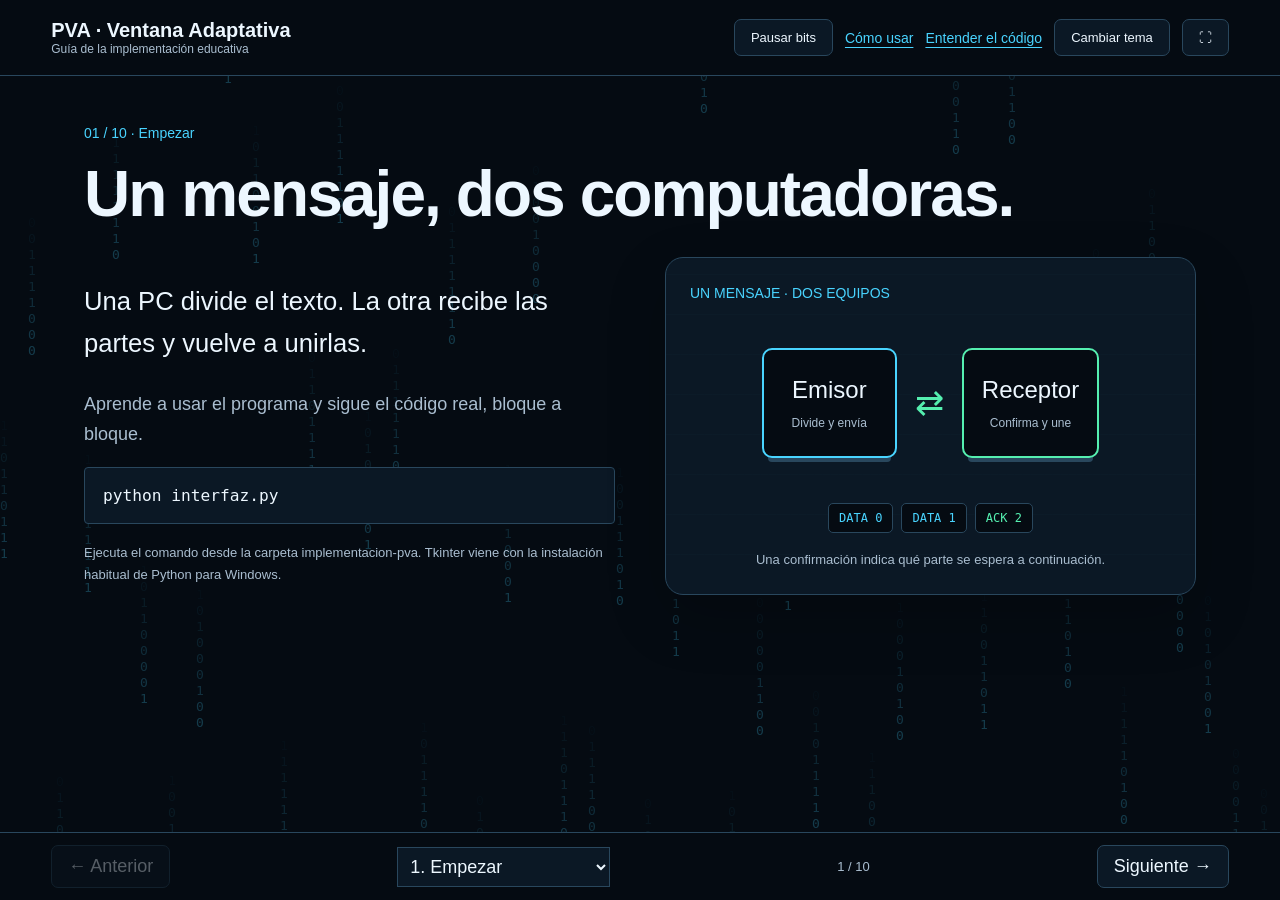
<file: docs/index.html>
<!doctype html><html lang="es"><head><meta charset="utf-8"><meta name="viewport" content="width=device-width,initial-scale=1"><title>PVA · Cómo usar el programa</title><link rel="icon" href="data:,"><link rel="stylesheet" href="recursos/estilos.css"></head><body><header><div><strong>PVA · Ventana Adaptativa</strong><small>Guía de la implementación educativa</small></div><nav><a href="index.html">Cómo usar</a><a href="Codigo_explicado.html">Entender el código</a><button id="tema">Cambiar tema</button><button id="pantalla" aria-label="Pantalla completa">⛶</button></nav></header><main class="pagina"><section class="lamina"><span class="etiqueta">01 / 10 · Empezar</span><h1>Un mensaje, dos computadoras.</h1><div class="columnas"><div><p class="intro-portada">Una PC divide el texto. La otra recibe las partes y vuelve a unirlas.</p><p>Aprende a usar el programa y sigue el código real, bloque a bloque.</p><pre><code>python interfaz.py</code></pre><p class="nota">Ejecuta el comando desde la carpeta implementacion-pva. Tkinter viene con la instalación habitual de Python para Windows.</p></div><div class="escena-portada"><span class="etiqueta">UN MENSAJE · DOS EQUIPOS</span><div class="red"><div class="pc">Emisor<small>Divide y envía</small></div><span class="flecha">⇄</span><div class="pc">Receptor<small>Confirma y une</small></div></div><div class="pista-portada"><span>DATA 0</span><span>DATA 1</span><span>ACK 2</span></div><p>Una confirmación indica qué parte se espera a continuación.</p></div></div></section><section class="lamina" hidden><span class="etiqueta">02 / 10 · Preparar</span><h1>La misma red. El mismo puerto.</h1><div class="pasos"><article><span>1</span><h3>Copia el programa</h3><p>En ambas PCs: <code>interfaz.py</code>, <code>main.py</code>, <code>protocolo.py</code> y <code>imagenes/logo.png</code>. Necesitas Python con Tcl/Tk.</p></article><article><span>2</span><h3>Conecta las PCs</h3><p>Al mismo router mediante Wi-Fi o cable. La red debe permitir comunicar sus equipos.</p></article><article><span>3</span><h3>Busca la IPv4</h3><p>En la receptora ejecuta <code>ipconfig</code>. Anota la IPv4 de su conexión activa.</p></article></div><p class="destacado">Para probar dos ventanas en una PC, usa 127.0.0.1. Para dos PCs, escribe la IPv4 real del receptor.</p></section><section class="lamina" hidden><span class="etiqueta">03 / 10 · Recibir</span><h1>Primero, prepara el receptor.</h1><div class="columnas"><ol><li>Abre <code>python interfaz.py</code>.</li><li>Elige <strong>Recibir un mensaje</strong>.</li><li>Deja el puerto <strong>5050</strong>.</li><li>Pulsa <strong>Iniciar recepción</strong>.</li></ol><div class="ayuda-ventana"><h3>Recibir mensaje</h3><div class="campo">Puerto UDP &nbsp; 5050</div><button class="principal" disabled>Iniciar recepción</button><p>Esperando un mensaje…</p><p class="nota">Esquema de los controles; no conecta a la red desde esta página.</p></div></div><p class="destacado">Deja esta ventana abierta mientras envías desde la otra PC.</p></section><section class="lamina" hidden><span class="etiqueta">04 / 10 · Enviar</span><h1>Ahora, escribe y envía.</h1><div class="columnas"><ol><li>En la otra PC elige <strong>Enviar un mensaje</strong>.</li><li>Escribe la IPv4 del receptor y el mismo puerto.</li><li>Escribe el mensaje y pulsa <strong>Enviar</strong>.</li></ol><div class="ayuda-ventana"><h3>Enviar mensaje</h3><div class="campo">IP del receptor &nbsp; 192.168.1.20</div><div class="campo">Puerto UDP &nbsp; 5050</div><div class="campo">Hola, este mensaje viaja por partes.</div><button class="principal" disabled>Enviar</button><p class="nota">La dirección es un ejemplo: reemplázala por la de tu receptora.</p></div></div></section><section class="lamina" hidden><span class="etiqueta">05 / 10 · Observar</span><h1>Cada bloque tiene varias partes.</h1><p>El texto se convierte a UTF-8 y se divide en partes de hasta <strong>256 bytes</strong>. Una ventana de 2 permite enviar dos partes antes de esperar sus confirmaciones.</p><div class="sobres"><div class="sobre">0</div><div class="sobre">1</div><span class="flecha">→</span><div class="pc">Receptor</div></div><p><strong>ACK 2</strong> significa: «ya tengo 0 y 1; ahora espero la parte 2».</p><div class="laboratorio"><label for="texto-demo">Prueba la división con tu texto</label><div class="mensaje-demo"><input id="texto-demo" maxlength="1024" value="Hola, mensaje PVA 🌎" aria-describedby="resultado-fragmentos"><button id="texto-ejemplo">Cargar mensaje largo</button></div><div id="fragmentos-demo" class="fragmentos-demo"></div><p id="resultado-fragmentos" role="status"></p><p class="nota">Vista didáctica local: cortar UTF-8 puede separar un carácter. El programa une los bytes antes de leerlos.</p></div><p class="destacado">En «Mensaje y bloques» verás las partes y el mensaje completo. Los números empiezan en 0.</p></section><section class="lamina" hidden><span class="etiqueta">06 / 10 · Ventana adaptativa</span><h1>De dos partes a ocho.</h1><div class="ventanas"><b>2</b><span>→</span><b>4</b><span>→</span><b>6</b><span>→</span><b>8</b></div><p>Después de confirmar un bloque sin recuperación, la ventana aumenta en dos. Si vence la espera, disminuye en dos y se reenvía desde la primera parte pendiente.</p><div class="controles"><button id="paso-bloque" class="principal">Confirmar siguiente bloque</button><button id="reiniciar-bloque">Reiniciar</button></div><div class="sobres" id="sobres-demo"></div><p id="detalle-demo" role="status"></p><p class="nota">Demostración didáctica de veinte partes (5120 bytes); no es tráfico de red real ni provoca errores en el programa.</p></section><section class="lamina" hidden><span class="etiqueta">07 / 10 · Finalizar</span><h1>Comprueba el mensaje completo.</h1><ol><li>El emisor muestra <strong>Envío completado</strong> después de recibir la confirmación del cierre.</li><li>El receptor muestra el texto unido y la ruta <code>recibidos/recibido_SESION.txt</code>.</li><li>Para otro mensaje, deja el receptor esperando y vuelve a enviar.</li></ol><p>El receptor procesa un mensaje a la vez y permanece abierto hasta que pulses <strong>Detener</strong>. Después puedes volver a <strong>Inicio</strong> para cambiar de rol.</p><p class="destacado">Si el emisor dice «Cierre no confirmado», comprueba los recibidos: el receptor pudo guardar el texto aunque la respuesta no llegara.</p></section><section class="lamina" hidden><span class="etiqueta">08 / 10 · Si no llega</span><h1>Revisa cuatro cosas.</h1><table><thead><tr><th>Lo que ocurre</th><th>Qué hacer</th></tr></thead><tbody><tr><td>No hay respuesta</td><td>Inicia el receptor antes de enviar.</td></tr><tr><td>No llega a la otra PC</td><td>Comprueba su IPv4 y que ambas usen el mismo puerto.</td></tr><tr><td>Solo funciona en una PC</td><td>Permite Python en el firewall privado y evita redes de invitados.</td></tr><tr><td>Puerto ocupado</td><td>Cierra otro receptor o elige otro puerto en ambas PCs.</td></tr></tbody></table><p class="nota">No necesitas desactivar el firewall. Detener una transferencia incompleta no entrega el texto como si hubiera llegado completo.</p></section><section class="lamina" hidden><span class="etiqueta">09 / 10 · Cómo funciona</span><h1>Tres archivos, tareas distintas.</h1><div class="capas"><div><strong>interfaz.py</strong> · Recoge los datos y muestra la actividad. Un hilo lee la salida del programa y una cola la lleva a Tkinter.</div><div><strong>main.py</strong> · Abre el socket, envía bloques, espera ACK, recibe partes y guarda el mensaje.</div><div><strong>protocolo.py</strong> · Define la cabecera de 21 bytes, divide y une el texto, y valida los paquetes con CRC.</div></div><p>PVA organiza la mensajería sobre <strong>UDP/IP</strong>, dentro de la familia TCP/IP. Las confirmaciones y la ventana pertenecen a PVA; el transporte utilizado es UDP.</p><p><a href="Codigo_explicado.html">Abrir el código explicado por bloques</a></p></section><section class="lamina" hidden><span class="etiqueta">10 / 10 · Lo que sigue</span><h1>Un envío que puede repetirse.</h1><p>La versión actual transmite texto UTF-8 de hasta 1 MiB, verifica CRC y recupera datos ante esperas vencidas. OPEN y CLOSE se reintentan hasta cinco veces. El receptor sigue escuchando varios mensajes.</p><ol><li><strong>Comprobar en dos PCs:</strong> texto corto, largo y con emojis; comparar el archivo guardado.</li><li><strong>Mostrar un resumen:</strong> partes, reenvíos y tiempo de cada envío.</li><li><strong>Mejorar la recuperación:</strong> informar mejor las sesiones incompletas y revisar qué hacer si se reinicia el receptor.</li></ol><p class="nota">El receptor recuerda hasta 100 cierres durante 30 segundos mientras permanece abierto. Si se reinicia, esa memoria se pierde.</p><details><summary>Referencias e inspiración</summary><div class="fuentes"><p><a href="https://ventana-adaptativa.netlify.app/">Ventana Adaptativa</a>: sobres, ACK, ventanas 2/4/6/8 y recuperación. La presentación de referencia describe objetivos más amplios que esta implementación.</p><p>Ayuda local de AzCode: navegación de presentación y explorador de código.</p><p>Esta guía explica los archivos educativos actuales; no corresponde a PVA-Extreme.</p></div></details></section></main><footer class="pie"><button id="anterior">← Anterior</button><select id="indice" aria-label="Ir a una sección"><option value="0">1. Empezar</option><option value="1">2. Preparar</option><option value="2">3. Recibir</option><option value="3">4. Enviar</option><option value="4">5. Observar</option><option value="5">6. Ventana adaptativa</option><option value="6">7. Finalizar</option><option value="7">8. Si no llega</option><option value="8">9. Cómo funciona</option><option value="9">10. Lo que sigue</option></select><span id="contador"></span><button id="siguiente">Siguiente →</button></footer><script src="recursos/comun.js"></script><script src="recursos/presentacion.js"></script></body></html>
</file>
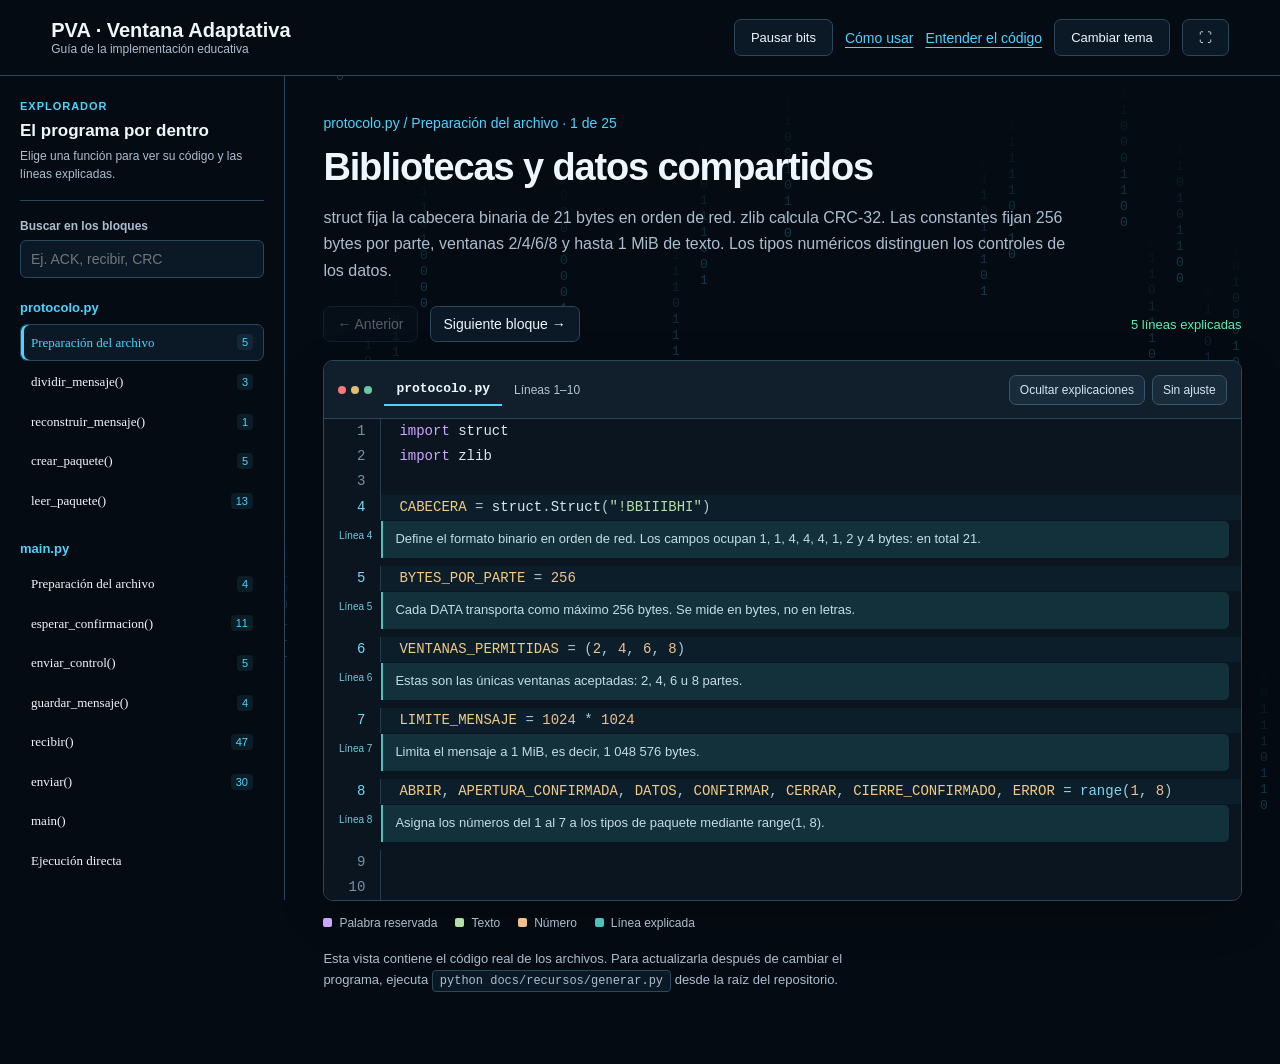
<file: docs/Codigo_explicado.html>
<!doctype html><html lang="es"><head><meta charset="utf-8"><meta name="viewport" content="width=device-width,initial-scale=1"><title>PVA · Código explicado</title><link rel="icon" href="data:,"><link rel="stylesheet" href="recursos/estilos.css"></head><body><header><div><strong>PVA · Ventana Adaptativa</strong><small>Guía de la implementación educativa</small></div><nav><a href="index.html">Cómo usar</a><a href="Codigo_explicado.html">Entender el código</a><button id="tema">Cambiar tema</button><button id="pantalla" aria-label="Pantalla completa">⛶</button></nav></header><div class="explorador"><aside><div class="cabecera-archivos"><span>EXPLORADOR</span><strong>El programa por dentro</strong><p>Elige una función para ver su código y las líneas explicadas.</p></div><label for="buscar">Buscar en los bloques</label><input id="buscar" placeholder="Ej. ACK, recibir, CRC"><div id="lista-bloques"></div><p id="sin-resultados" class="nota" hidden>No hay bloques para esa búsqueda.</p></aside><main class="leccion"><span id="ubicacion" class="etiqueta"></span><h1 id="titulo-bloque" aria-live="polite"></h1><p id="explicacion" class="explicacion"></p><div class="controles navegacion-codigo"><button id="bloque-anterior">← Anterior</button><button id="bloque-siguiente">Siguiente bloque →</button><span id="contador-notas" class="contador-notas" aria-live="polite"></span></div><section class="editor" aria-label="Código fuente explicado"><div class="editor-barra"><div class="puntos-editor" aria-hidden="true"><i></i><i></i><i></i></div><span class="archivo-editor" id="archivo-editor"></span><span id="rango-editor"></span><div class="editor-acciones"><button id="notas-visibles" aria-pressed="true">Ocultar explicaciones</button><button id="ajustar-lineas" aria-pressed="true">Sin ajuste</button></div></div><div id="codigo" class="lineas ajustadas" aria-label="Código con números de línea y explicaciones"></div></section><div class="leyenda-codigo"><span><i class="muestra-palabra"></i>Palabra reservada</span><span><i class="muestra-cadena"></i>Texto</span><span><i class="muestra-numero"></i>Número</span><span><i class="muestra-nota"></i>Línea explicada</span></div><p class="nota sincronizacion">Esta vista contiene el código real de los archivos. Para actualizarla después de cambiar el programa, ejecuta <code>python docs/recursos/generar.py</code> desde la raíz del repositorio.</p></main></div><script id="datos-codigo" type="application/json">[{"archivo": "protocolo.py", "nombre": "Preparación del archivo", "titulo": "Bibliotecas y datos compartidos", "detalle": "struct fija la cabecera binaria de 21 bytes en orden de red. zlib calcula CRC-32. Las constantes fijan 256 bytes por parte, ventanas 2/4/6/8 y hasta 1 MiB de texto. Los tipos numéricos distinguen los controles de los datos.", "inicio": 1, "codigo": ["import struct", "import zlib", "", "CABECERA = struct.Struct(\"!BBIIIBHI\")  ", "BYTES_POR_PARTE = 256", "VENTANAS_PERMITIDAS = (2, 4, 6, 8)", "LIMITE_MENSAJE = 1024 * 1024", "ABRIR, APERTURA_CONFIRMADA, DATOS, CONFIRMAR, CERRAR, CIERRE_CONFIRMADO, ERROR = range(1, 8)", "", ""], "colores": [[["import", "palabra"], [" ", ""], ["struct", "nombre"]], [["import", "palabra"], [" ", ""], ["zlib", "nombre"]], [], [["CABECERA", "constante"], [" ", ""], ["=", "operador"], [" ", ""], ["struct", "nombre"], [".", "operador"], ["Struct", "nombre"], ["(", "operador"], ["\"!BBIIIBHI\"", "cadena"], [")", "operador"], ["  ", ""]], [["BYTES_POR_PARTE", "constante"], [" ", ""], ["=", "operador"], [" ", ""], ["256", "numero-python"]], [["VENTANAS_PERMITIDAS", "constante"], [" ", ""], ["=", "operador"], [" ", ""], ["(", "operador"], ["2", "numero-python"], [",", "operador"], [" ", ""], ["4", "numero-python"], [",", "operador"], [" ", ""], ["6", "numero-python"], [",", "operador"], [" ", ""], ["8", "numero-python"], [")", "operador"]], [["LIMITE_MENSAJE", "constante"], [" ", ""], ["=", "operador"], [" ", ""], ["1024", "numero-python"], [" ", ""], ["*", "operador"], [" ", ""], ["1024", "numero-python"]], [["ABRIR", "constante"], [",", "operador"], [" ", ""], ["APERTURA_CONFIRMADA", "constante"], [",", "operador"], [" ", ""], ["DATOS", "constante"], [",", "operador"], [" ", ""], ["CONFIRMAR", "constante"], [",", "operador"], [" ", ""], ["CERRAR", "constante"], [",", "operador"], [" ", ""], ["CIERRE_CONFIRMADO", "constante"], [",", "operador"], [" ", ""], ["ERROR", "constante"], [" ", ""], ["=", "operador"], [" ", ""], ["range", "integrada"], ["(", "operador"], ["1", "numero-python"], [",", "operador"], [" ", ""], ["8", "numero-python"], [")", "operador"]], [], []], "notas": {"4": "Define el formato binario en orden de red. Los campos ocupan 1, 1, 4, 4, 4, 1, 2 y 4 bytes: en total 21.", "5": "Cada DATA transporta como máximo 256 bytes. Se mide en bytes, no en letras.", "6": "Estas son las únicas ventanas aceptadas: 2, 4, 6 u 8 partes.", "7": "Limita el mensaje a 1 MiB, es decir, 1 048 576 bytes.", "8": "Asigna los números del 1 al 7 a los tipos de paquete mediante range(1, 8)."}}, {"archivo": "protocolo.py", "nombre": "dividir_mensaje()", "titulo": "Del texto a las partes", "detalle": "Convierte el texto a bytes UTF-8. Comprueba que ocupe entre 1 byte y 1 MiB. La comprensión de listas recorre los bytes de 256 en 256 y devuelve cada tramo; no divide por cantidad de letras.", "inicio": 11, "codigo": ["def dividir_mensaje(texto):", "    datos = texto.encode(\"utf-8\")", "    if not 1 <= len(datos) <= LIMITE_MENSAJE:", "        raise ValueError(\"El mensaje debe ocupar entre 1 byte y 1 MiB.\")", "    return [datos[inicio:inicio + BYTES_POR_PARTE] for inicio in range(0, len(datos), BYTES_POR_PARTE)]"], "colores": [[["def", "palabra"], [" ", ""], ["dividir_mensaje", "nombre"], ["(", "operador"], ["texto", "nombre"], [")", "operador"], [":", "operador"]], [["    ", ""], ["datos", "nombre"], [" ", ""], ["=", "operador"], [" ", ""], ["texto", "nombre"], [".", "operador"], ["encode", "nombre"], ["(", "operador"], ["\"utf-8\"", "cadena"], [")", "operador"]], [["    ", ""], ["if", "palabra"], [" ", ""], ["not", "palabra"], [" ", ""], ["1", "numero-python"], [" ", ""], ["<=", "operador"], [" ", ""], ["len", "integrada"], ["(", "operador"], ["datos", "nombre"], [")", "operador"], [" ", ""], ["<=", "operador"], [" ", ""], ["LIMITE_MENSAJE", "constante"], [":", "operador"]], [["        ", ""], ["raise", "palabra"], [" ", ""], ["ValueError", "integrada"], ["(", "operador"], ["\"El mensaje debe ocupar entre 1 byte y 1 MiB.\"", "cadena"], [")", "operador"]], [["    ", ""], ["return", "palabra"], [" ", ""], ["[", "operador"], ["datos", "nombre"], ["[", "operador"], ["inicio", "nombre"], [":", "operador"], ["inicio", "nombre"], [" ", ""], ["+", "operador"], [" ", ""], ["BYTES_POR_PARTE", "constante"], ["]", "operador"], [" ", ""], ["for", "palabra"], [" ", ""], ["inicio", "nombre"], [" ", ""], ["in", "palabra"], [" ", ""], ["range", "integrada"], ["(", "operador"], ["0", "numero-python"], [",", "operador"], [" ", ""], ["len", "integrada"], ["(", "operador"], ["datos", "nombre"], [")", "operador"], [",", "operador"], [" ", ""], ["BYTES_POR_PARTE", "constante"], [")", "operador"], ["]", "operador"]]], "notas": {"12": "Convierte el texto en bytes UTF-8 antes de dividirlo; una letra o emoji puede ocupar varios bytes.", "13": "Rechaza el texto vacío y cualquier mensaje que supere el límite de bytes.", "15": "Recorre los bytes de 256 en 256 y crea una lista de fragmentos. El último puede ser más corto."}}, {"archivo": "protocolo.py", "nombre": "reconstruir_mensaje()", "titulo": "Unir antes de decodificar", "detalle": "join une todas las partes en un solo conjunto de bytes. decode convierte ese resultado a texto UTF-8. El orden importa: un emoji puede quedar cortado entre dos partes y solo es válido después de unirlas.", "inicio": 18, "codigo": ["def reconstruir_mensaje(partes):", "    return b\"\".join(partes).decode(\"utf-8\")"], "colores": [[["def", "palabra"], [" ", ""], ["reconstruir_mensaje", "nombre"], ["(", "operador"], ["partes", "nombre"], [")", "operador"], [":", "operador"]], [["    ", ""], ["return", "palabra"], [" ", ""], ["b\"\"", "cadena"], [".", "operador"], ["join", "nombre"], ["(", "operador"], ["partes", "nombre"], [")", "operador"], [".", "operador"], ["decode", "nombre"], ["(", "operador"], ["\"utf-8\"", "cadena"], [")", "operador"]]], "notas": {"19": "Une primero todos los bytes y después los decodifica. Así un emoji partido entre dos DATA se reconstruye correctamente."}}, {"archivo": "protocolo.py", "nombre": "crear_paquete()", "titulo": "Escribir un paquete", "detalle": "pack organiza versión, tipo, sesión, secuencia, confirmación, ventana, longitud y CRC. Primero pone el CRC en cero, calcula CRC-32 de cabecera y carga y reemplaza esos cuatro bytes. leer_paquete valida el resultado antes de devolverlo.", "inicio": 22, "codigo": ["def crear_paquete(tipo, sesion, secuencia=0, confirmado=0, ventana=2, carga=b\"\"):", "    try:", "        cabecera = CABECERA.pack(1, tipo, sesion, secuencia, confirmado, ventana, len(carga), 0)", "    except struct.error as error:", "        raise ValueError(\"Los campos deben ser enteros dentro del rango de la cabecera.\") from error", "    crc_paquete = zlib.crc32(cabecera + carga)", "    paquete = cabecera[:CABECERA.size - 4] + struct.pack(\"!I\", crc_paquete) + carga", "    leer_paquete(paquete) ", "    return paquete"], "colores": [[["def", "palabra"], [" ", ""], ["crear_paquete", "nombre"], ["(", "operador"], ["tipo", "nombre"], [",", "operador"], [" ", ""], ["sesion", "nombre"], [",", "operador"], [" ", ""], ["secuencia", "nombre"], ["=", "operador"], ["0", "numero-python"], [",", "operador"], [" ", ""], ["confirmado", "nombre"], ["=", "operador"], ["0", "numero-python"], [",", "operador"], [" ", ""], ["ventana", "nombre"], ["=", "operador"], ["2", "numero-python"], [",", "operador"], [" ", ""], ["carga", "nombre"], ["=", "operador"], ["b\"\"", "cadena"], [")", "operador"], [":", "operador"]], [["    ", ""], ["try", "palabra"], [":", "operador"]], [["        ", ""], ["cabecera", "nombre"], [" ", ""], ["=", "operador"], [" ", ""], ["CABECERA", "constante"], [".", "operador"], ["pack", "nombre"], ["(", "operador"], ["1", "numero-python"], [",", "operador"], [" ", ""], ["tipo", "nombre"], [",", "operador"], [" ", ""], ["sesion", "nombre"], [",", "operador"], [" ", ""], ["secuencia", "nombre"], [",", "operador"], [" ", ""], ["confirmado", "nombre"], [",", "operador"], [" ", ""], ["ventana", "nombre"], [",", "operador"], [" ", ""], ["len", "integrada"], ["(", "operador"], ["carga", "nombre"], [")", "operador"], [",", "operador"], [" ", ""], ["0", "numero-python"], [")", "operador"]], [["    ", ""], ["except", "palabra"], [" ", ""], ["struct", "nombre"], [".", "operador"], ["error", "nombre"], [" ", ""], ["as", "palabra"], [" ", ""], ["error", "nombre"], [":", "operador"]], [["        ", ""], ["raise", "palabra"], [" ", ""], ["ValueError", "integrada"], ["(", "operador"], ["\"Los campos deben ser enteros dentro del rango de la cabecera.\"", "cadena"], [")", "operador"], [" ", ""], ["from", "palabra"], [" ", ""], ["error", "nombre"]], [["    ", ""], ["crc_paquete", "nombre"], [" ", ""], ["=", "operador"], [" ", ""], ["zlib", "nombre"], [".", "operador"], ["crc32", "nombre"], ["(", "operador"], ["cabecera", "nombre"], [" ", ""], ["+", "operador"], [" ", ""], ["carga", "nombre"], [")", "operador"]], [["    ", ""], ["paquete", "nombre"], [" ", ""], ["=", "operador"], [" ", ""], ["cabecera", "nombre"], ["[", "operador"], [":", "operador"], ["CABECERA", "constante"], [".", "operador"], ["size", "nombre"], [" ", ""], ["-", "operador"], [" ", ""], ["4", "numero-python"], ["]", "operador"], [" ", ""], ["+", "operador"], [" ", ""], ["struct", "nombre"], [".", "operador"], ["pack", "nombre"], ["(", "operador"], ["\"!I\"", "cadena"], [",", "operador"], [" ", ""], ["crc_paquete", "nombre"], [")", "operador"], [" ", ""], ["+", "operador"], [" ", ""], ["carga", "nombre"]], [["    ", ""], ["leer_paquete", "nombre"], ["(", "operador"], ["paquete", "nombre"], [")", "operador"], [" ", ""]], [["    ", ""], ["return", "palabra"], [" ", ""], ["paquete", "nombre"]]], "notas": {"24": "Escribe los campos de la cabecera en bytes. El último campo comienza en cero para poder calcular el CRC.", "25": "Si un número no cabe en el formato, transforma el error de struct en un mensaje más fácil de entender.", "27": "Calcula el CRC-32 sobre la cabecera con CRC en cero más la carga completa.", "28": "Conserva la cabecera salvo sus últimos 4 bytes y coloca allí el CRC calculado; después añade la carga.", "29": "Valida también el paquete recién creado para no enviar campos que incumplan las reglas."}}, {"archivo": "protocolo.py", "nombre": "leer_paquete()", "titulo": "Validar y leer", "detalle": "Comprueba la cabecera mínima antes de desempaquetar. Revisa versión, tipo, sesión, ventana, longitud y CRC. Después valida los campos según el tipo de paquete y los totales de OPEN. Si algo no coincide lanza ValueError; si todo coincide devuelve un diccionario con los campos.", "inicio": 33, "codigo": ["def leer_paquete(datos):", "    if len(datos) < CABECERA.size:", "        raise ValueError(\"Cabecera incompleta: se necesitan 21 bytes.\")", "    version, tipo, sesion, secuencia, confirmado, ventana, longitud, crc_paquete = CABECERA.unpack(datos[:CABECERA.size])", "    carga = datos[CABECERA.size:]", "    if version != 1 or tipo not in range(1, 8) or sesion == 0:", "        raise ValueError(\"Versión, tipo o sesión inválidos.\")", "    if ventana not in VENTANAS_PERMITIDAS:", "        raise ValueError(\"La ventana debe ser 2, 4, 6 u 8.\")", "    if longitud != len(carga) or longitud > BYTES_POR_PARTE:", "        raise ValueError(\"Longitud de carga incorrecta.\")", "    cabecera_sin_crc = datos[:CABECERA.size - 4] + b\"\\0\\0\\0\\0\"", "    if zlib.crc32(cabecera_sin_crc + carga) != crc_paquete:", "        raise ValueError(\"CRC incorrecto: el paquete está alterado.\")", "    if tipo != DATOS and secuencia != 0:", "        raise ValueError(\"Solo DATOS puede tener una secuencia distinta de cero.\")", "    if tipo not in (CONFIRMAR, CIERRE_CONFIRMADO) and confirmado != 0:", "        raise ValueError(\"Solo las confirmaciones pueden usar el campo confirmado.\")", "", "    if tipo == DATOS:", "        if not 1 <= longitud <= BYTES_POR_PARTE:", "            raise ValueError(\"DATOS necesita entre 1 y 256 bytes.\")", "    else:", "        bytes_esperados = {ABRIR: 8, ERROR: 2}.get(tipo, 0)", "        if longitud != bytes_esperados:", "            raise ValueError(\"La carga no corresponde al tipo de paquete.\")", "    if tipo == ABRIR:", "        total_bytes, total_partes = struct.unpack(\"!II\", carga)", "        if not 1 <= total_bytes <= LIMITE_MENSAJE or total_partes != (total_bytes + BYTES_POR_PARTE - 1) // BYTES_POR_PARTE:", "            raise ValueError(\"Los totales de la apertura son incorrectos.\")", "", "    return {", "        \"tipo\": tipo, \"sesion\": sesion, \"secuencia\": secuencia,", "        \"confirmado\": confirmado, \"ventana\": ventana, \"carga\": carga,", "    }"], "colores": [[["def", "palabra"], [" ", ""], ["leer_paquete", "nombre"], ["(", "operador"], ["datos", "nombre"], [")", "operador"], [":", "operador"]], [["    ", ""], ["if", "palabra"], [" ", ""], ["len", "integrada"], ["(", "operador"], ["datos", "nombre"], [")", "operador"], [" ", ""], ["<", "operador"], [" ", ""], ["CABECERA", "constante"], [".", "operador"], ["size", "nombre"], [":", "operador"]], [["        ", ""], ["raise", "palabra"], [" ", ""], ["ValueError", "integrada"], ["(", "operador"], ["\"Cabecera incompleta: se necesitan 21 bytes.\"", "cadena"], [")", "operador"]], [["    ", ""], ["version", "nombre"], [",", "operador"], [" ", ""], ["tipo", "nombre"], [",", "operador"], [" ", ""], ["sesion", "nombre"], [",", "operador"], [" ", ""], ["secuencia", "nombre"], [",", "operador"], [" ", ""], ["confirmado", "nombre"], [",", "operador"], [" ", ""], ["ventana", "nombre"], [",", "operador"], [" ", ""], ["longitud", "nombre"], [",", "operador"], [" ", ""], ["crc_paquete", "nombre"], [" ", ""], ["=", "operador"], [" ", ""], ["CABECERA", "constante"], [".", "operador"], ["unpack", "nombre"], ["(", "operador"], ["datos", "nombre"], ["[", "operador"], [":", "operador"], ["CABECERA", "constante"], [".", "operador"], ["size", "nombre"], ["]", "operador"], [")", "operador"]], [["    ", ""], ["carga", "nombre"], [" ", ""], ["=", "operador"], [" ", ""], ["datos", "nombre"], ["[", "operador"], ["CABECERA", "constante"], [".", "operador"], ["size", "nombre"], [":", "operador"], ["]", "operador"]], [["    ", ""], ["if", "palabra"], [" ", ""], ["version", "nombre"], [" ", ""], ["!=", "operador"], [" ", ""], ["1", "numero-python"], [" ", ""], ["or", "palabra"], [" ", ""], ["tipo", "nombre"], [" ", ""], ["not", "palabra"], [" ", ""], ["in", "palabra"], [" ", ""], ["range", "integrada"], ["(", "operador"], ["1", "numero-python"], [",", "operador"], [" ", ""], ["8", "numero-python"], [")", "operador"], [" ", ""], ["or", "palabra"], [" ", ""], ["sesion", "nombre"], [" ", ""], ["==", "operador"], [" ", ""], ["0", "numero-python"], [":", "operador"]], [["        ", ""], ["raise", "palabra"], [" ", ""], ["ValueError", "integrada"], ["(", "operador"], ["\"Versión, tipo o sesión inválidos.\"", "cadena"], [")", "operador"]], [["    ", ""], ["if", "palabra"], [" ", ""], ["ventana", "nombre"], [" ", ""], ["not", "palabra"], [" ", ""], ["in", "palabra"], [" ", ""], ["VENTANAS_PERMITIDAS", "constante"], [":", "operador"]], [["        ", ""], ["raise", "palabra"], [" ", ""], ["ValueError", "integrada"], ["(", "operador"], ["\"La ventana debe ser 2, 4, 6 u 8.\"", "cadena"], [")", "operador"]], [["    ", ""], ["if", "palabra"], [" ", ""], ["longitud", "nombre"], [" ", ""], ["!=", "operador"], [" ", ""], ["len", "integrada"], ["(", "operador"], ["carga", "nombre"], [")", "operador"], [" ", ""], ["or", "palabra"], [" ", ""], ["longitud", "nombre"], [" ", ""], [">", "operador"], [" ", ""], ["BYTES_POR_PARTE", "constante"], [":", "operador"]], [["        ", ""], ["raise", "palabra"], [" ", ""], ["ValueError", "integrada"], ["(", "operador"], ["\"Longitud de carga incorrecta.\"", "cadena"], [")", "operador"]], [["    ", ""], ["cabecera_sin_crc", "nombre"], [" ", ""], ["=", "operador"], [" ", ""], ["datos", "nombre"], ["[", "operador"], [":", "operador"], ["CABECERA", "constante"], [".", "operador"], ["size", "nombre"], [" ", ""], ["-", "operador"], [" ", ""], ["4", "numero-python"], ["]", "operador"], [" ", ""], ["+", "operador"], [" ", ""], ["b\"\\0\\0\\0\\0\"", "cadena"]], [["    ", ""], ["if", "palabra"], [" ", ""], ["zlib", "nombre"], [".", "operador"], ["crc32", "nombre"], ["(", "operador"], ["cabecera_sin_crc", "nombre"], [" ", ""], ["+", "operador"], [" ", ""], ["carga", "nombre"], [")", "operador"], [" ", ""], ["!=", "operador"], [" ", ""], ["crc_paquete", "nombre"], [":", "operador"]], [["        ", ""], ["raise", "palabra"], [" ", ""], ["ValueError", "integrada"], ["(", "operador"], ["\"CRC incorrecto: el paquete está alterado.\"", "cadena"], [")", "operador"]], [["    ", ""], ["if", "palabra"], [" ", ""], ["tipo", "nombre"], [" ", ""], ["!=", "operador"], [" ", ""], ["DATOS", "constante"], [" ", ""], ["and", "palabra"], [" ", ""], ["secuencia", "nombre"], [" ", ""], ["!=", "operador"], [" ", ""], ["0", "numero-python"], [":", "operador"]], [["        ", ""], ["raise", "palabra"], [" ", ""], ["ValueError", "integrada"], ["(", "operador"], ["\"Solo DATOS puede tener una secuencia distinta de cero.\"", "cadena"], [")", "operador"]], [["    ", ""], ["if", "palabra"], [" ", ""], ["tipo", "nombre"], [" ", ""], ["not", "palabra"], [" ", ""], ["in", "palabra"], [" ", ""], ["(", "operador"], ["CONFIRMAR", "constante"], [",", "operador"], [" ", ""], ["CIERRE_CONFIRMADO", "constante"], [")", "operador"], [" ", ""], ["and", "palabra"], [" ", ""], ["confirmado", "nombre"], [" ", ""], ["!=", "operador"], [" ", ""], ["0", "numero-python"], [":", "operador"]], [["        ", ""], ["raise", "palabra"], [" ", ""], ["ValueError", "integrada"], ["(", "operador"], ["\"Solo las confirmaciones pueden usar el campo confirmado.\"", "cadena"], [")", "operador"]], [], [["    ", ""], ["if", "palabra"], [" ", ""], ["tipo", "nombre"], [" ", ""], ["==", "operador"], [" ", ""], ["DATOS", "constante"], [":", "operador"]], [["        ", ""], ["if", "palabra"], [" ", ""], ["not", "palabra"], [" ", ""], ["1", "numero-python"], [" ", ""], ["<=", "operador"], [" ", ""], ["longitud", "nombre"], [" ", ""], ["<=", "operador"], [" ", ""], ["BYTES_POR_PARTE", "constante"], [":", "operador"]], [["            ", ""], ["raise", "palabra"], [" ", ""], ["ValueError", "integrada"], ["(", "operador"], ["\"DATOS necesita entre 1 y 256 bytes.\"", "cadena"], [")", "operador"]], [["    ", ""], ["else", "palabra"], [":", "operador"]], [["        ", ""], ["bytes_esperados", "nombre"], [" ", ""], ["=", "operador"], [" ", ""], ["{", "operador"], ["ABRIR", "constante"], [":", "operador"], [" ", ""], ["8", "numero-python"], [",", "operador"], [" ", ""], ["ERROR", "constante"], [":", "operador"], [" ", ""], ["2", "numero-python"], ["}", "operador"], [".", "operador"], ["get", "nombre"], ["(", "operador"], ["tipo", "nombre"], [",", "operador"], [" ", ""], ["0", "numero-python"], [")", "operador"]], [["        ", ""], ["if", "palabra"], [" ", ""], ["longitud", "nombre"], [" ", ""], ["!=", "operador"], [" ", ""], ["bytes_esperados", "nombre"], [":", "operador"]], [["            ", ""], ["raise", "palabra"], [" ", ""], ["ValueError", "integrada"], ["(", "operador"], ["\"La carga no corresponde al tipo de paquete.\"", "cadena"], [")", "operador"]], [["    ", ""], ["if", "palabra"], [" ", ""], ["tipo", "nombre"], [" ", ""], ["==", "operador"], [" ", ""], ["ABRIR", "constante"], [":", "operador"]], [["        ", ""], ["total_bytes", "nombre"], [",", "operador"], [" ", ""], ["total_partes", "nombre"], [" ", ""], ["=", "operador"], [" ", ""], ["struct", "nombre"], [".", "operador"], ["unpack", "nombre"], ["(", "operador"], ["\"!II\"", "cadena"], [",", "operador"], [" ", ""], ["carga", "nombre"], [")", "operador"]], [["        ", ""], ["if", "palabra"], [" ", ""], ["not", "palabra"], [" ", ""], ["1", "numero-python"], [" ", ""], ["<=", "operador"], [" ", ""], ["total_bytes", "nombre"], [" ", ""], ["<=", "operador"], [" ", ""], ["LIMITE_MENSAJE", "constante"], [" ", ""], ["or", "palabra"], [" ", ""], ["total_partes", "nombre"], [" ", ""], ["!=", "operador"], [" ", ""], ["(", "operador"], ["total_bytes", "nombre"], [" ", ""], ["+", "operador"], [" ", ""], ["BYTES_POR_PARTE", "constante"], [" ", ""], ["-", "operador"], [" ", ""], ["1", "numero-python"], [")", "operador"], [" ", ""], ["//", "operador"], [" ", ""], ["BYTES_POR_PARTE", "constante"], [":", "operador"]], [["            ", ""], ["raise", "palabra"], [" ", ""], ["ValueError", "integrada"], ["(", "operador"], ["\"Los totales de la apertura son incorrectos.\"", "cadena"], [")", "operador"]], [], [["    ", ""], ["return", "palabra"], [" ", ""], ["{", "operador"]], [["        ", ""], ["\"tipo\"", "cadena"], [":", "operador"], [" ", ""], ["tipo", "nombre"], [",", "operador"], [" ", ""], ["\"sesion\"", "cadena"], [":", "operador"], [" ", ""], ["sesion", "nombre"], [",", "operador"], [" ", ""], ["\"secuencia\"", "cadena"], [":", "operador"], [" ", ""], ["secuencia", "nombre"], [",", "operador"]], [["        ", ""], ["\"confirmado\"", "cadena"], [":", "operador"], [" ", ""], ["confirmado", "nombre"], [",", "operador"], [" ", ""], ["\"ventana\"", "cadena"], [":", "operador"], [" ", ""], ["ventana", "nombre"], [",", "operador"], [" ", ""], ["\"carga\"", "cadena"], [":", "operador"], [" ", ""], ["carga", "nombre"], [",", "operador"]], [["    ", ""], ["}", "operador"]]], "notas": {"34": "Antes de leer los campos exige como mínimo los 21 bytes de cabecera.", "36": "Desempaqueta los bytes de la cabecera en variables con nombre.", "37": "Todo lo que viene después de la cabecera es la carga del paquete.", "38": "Descarta versiones desconocidas, tipos fuera del rango y sesiones iguales a cero.", "40": "La ventana anunciada debe ser una de las cuatro permitidas.", "42": "La longitud declarada debe coincidir con la carga recibida y no superar 256 bytes.", "44": "Reconstruye la cabecera reemplazando el CRC recibido por cuatro ceros.", "45": "Calcula de nuevo el CRC y lo compara con el recibido. Una diferencia indica que el paquete se descarta.", "47": "La secuencia distinta de cero solo tiene sentido en paquetes que llevan datos.", "49": "El campo confirmado solo puede contener un valor en los paquetes de confirmación.", "56": "OPEN debe tener 8 bytes; ERROR, 2; los demás controles de este formato no llevan carga.", "60": "Lee dos enteros sin signo en orden de red: tamaño total y cantidad de partes anunciadas en OPEN.", "61": "Exige un tamaño válido y comprueba que la cantidad de partes sea el redondeo hacia arriba de bytes / 256."}}, {"archivo": "main.py", "nombre": "Preparación del archivo", "titulo": "Bibliotecas y datos compartidos", "detalle": "Las importaciones hacen disponibles las herramientas utilizadas abajo. main usa sockets, un reloj monotónico y el formato del protocolo. La interfaz usa Tkinter, una cola, un hilo lector y un subproceso para mantener la ventana disponible.", "inicio": 1, "codigo": ["import secrets", "import socket", "import struct", "import time", "from pathlib import Path", "", "from protocolo import (", "    ABRIR, APERTURA_CONFIRMADA, DATOS, CONFIRMAR, CERRAR, CIERRE_CONFIRMADO,", "    crear_paquete, leer_paquete, dividir_mensaje, reconstruir_mensaje, BYTES_POR_PARTE,", ")", "", "TIEMPO_ESPERA = 2", "INTENTOS_MAXIMOS = 5", "TIEMPO_SIN_AVANCE = 12", "TIEMPO_CIERRE = 30", "", ""], "colores": [[["import", "palabra"], [" ", ""], ["secrets", "nombre"]], [["import", "palabra"], [" ", ""], ["socket", "nombre"]], [["import", "palabra"], [" ", ""], ["struct", "nombre"]], [["import", "palabra"], [" ", ""], ["time", "nombre"]], [["from", "palabra"], [" ", ""], ["pathlib", "nombre"], [" ", ""], ["import", "palabra"], [" ", ""], ["Path", "nombre"]], [], [["from", "palabra"], [" ", ""], ["protocolo", "nombre"], [" ", ""], ["import", "palabra"], [" ", ""], ["(", "operador"]], [["    ", ""], ["ABRIR", "constante"], [",", "operador"], [" ", ""], ["APERTURA_CONFIRMADA", "constante"], [",", "operador"], [" ", ""], ["DATOS", "constante"], [",", "operador"], [" ", ""], ["CONFIRMAR", "constante"], [",", "operador"], [" ", ""], ["CERRAR", "constante"], [",", "operador"], [" ", ""], ["CIERRE_CONFIRMADO", "constante"], [",", "operador"]], [["    ", ""], ["crear_paquete", "nombre"], [",", "operador"], [" ", ""], ["leer_paquete", "nombre"], [",", "operador"], [" ", ""], ["dividir_mensaje", "nombre"], [",", "operador"], [" ", ""], ["reconstruir_mensaje", "nombre"], [",", "operador"], [" ", ""], ["BYTES_POR_PARTE", "constante"], [",", "operador"]], [[")", "operador"]], [], [["TIEMPO_ESPERA", "constante"], [" ", ""], ["=", "operador"], [" ", ""], ["2", "numero-python"]], [["INTENTOS_MAXIMOS", "constante"], [" ", ""], ["=", "operador"], [" ", ""], ["5", "numero-python"]], [["TIEMPO_SIN_AVANCE", "constante"], [" ", ""], ["=", "operador"], [" ", ""], ["12", "numero-python"]], [["TIEMPO_CIERRE", "constante"], [" ", ""], ["=", "operador"], [" ", ""], ["30", "numero-python"]], [], []], "notas": {"12": "El emisor espera hasta dos segundos por cada confirmación.", "13": "Un control o recuperación se abandona después de cinco esperas sin éxito o sin avance.", "14": "El receptor abandona una sesión incompleta tras 12 segundos sin aceptar una parte nueva.", "15": "El receptor recuerda una sesión cerrada durante 30 segundos mientras sigue abierto."}}, {"archivo": "main.py", "nombre": "esperar_confirmacion()", "titulo": "Esperar sin aceptar cualquier respuesta", "detalle": "Fija un plazo de dos segundos usando un reloj monotónico. Cada lectura espera solo el tiempo restante. Ignora otros orígenes, paquetes inválidos, sesiones y tipos distintos. Solo devuelve un ACK dentro del rango solicitado; el tráfico irrelevante no reinicia el plazo.", "inicio": 18, "codigo": ["def esperar_confirmacion(conexion, destino, sesion, tipo, confirmado=0, maximo=None):", "    if maximo is None:", "        maximo = confirmado", "    plazo_espera = time.monotonic() + TIEMPO_ESPERA", "    while True:", "        segundos_restantes = plazo_espera - time.monotonic()", "        if segundos_restantes <= 0:", "            raise TimeoutError(\"No llegó la confirmación en 2 segundos.\")", "        conexion.settimeout(segundos_restantes)", "        try:", "            datos, origen = conexion.recvfrom(65535)", "        except ConnectionResetError:", "            continue", "        if origen != destino:", "            continue", "        try:", "            paquete = leer_paquete(datos)", "        except ValueError:", "            continue", "        if (paquete[\"sesion\"] == sesion and paquete[\"tipo\"] == tipo", "                and confirmado <= paquete[\"confirmado\"] <= maximo):", "            return paquete[\"confirmado\"]"], "colores": [[["def", "palabra"], [" ", ""], ["esperar_confirmacion", "nombre"], ["(", "operador"], ["conexion", "nombre"], [",", "operador"], [" ", ""], ["destino", "nombre"], [",", "operador"], [" ", ""], ["sesion", "nombre"], [",", "operador"], [" ", ""], ["tipo", "nombre"], [",", "operador"], [" ", ""], ["confirmado", "nombre"], ["=", "operador"], ["0", "numero-python"], [",", "operador"], [" ", ""], ["maximo", "nombre"], ["=", "operador"], ["None", "palabra"], [")", "operador"], [":", "operador"]], [["    ", ""], ["if", "palabra"], [" ", ""], ["maximo", "nombre"], [" ", ""], ["is", "palabra"], [" ", ""], ["None", "palabra"], [":", "operador"]], [["        ", ""], ["maximo", "nombre"], [" ", ""], ["=", "operador"], [" ", ""], ["confirmado", "nombre"]], [["    ", ""], ["plazo_espera", "nombre"], [" ", ""], ["=", "operador"], [" ", ""], ["time", "nombre"], [".", "operador"], ["monotonic", "nombre"], ["(", "operador"], [")", "operador"], [" ", ""], ["+", "operador"], [" ", ""], ["TIEMPO_ESPERA", "constante"]], [["    ", ""], ["while", "palabra"], [" ", ""], ["True", "palabra"], [":", "operador"]], [["        ", ""], ["segundos_restantes", "nombre"], [" ", ""], ["=", "operador"], [" ", ""], ["plazo_espera", "nombre"], [" ", ""], ["-", "operador"], [" ", ""], ["time", "nombre"], [".", "operador"], ["monotonic", "nombre"], ["(", "operador"], [")", "operador"]], [["        ", ""], ["if", "palabra"], [" ", ""], ["segundos_restantes", "nombre"], [" ", ""], ["<=", "operador"], [" ", ""], ["0", "numero-python"], [":", "operador"]], [["            ", ""], ["raise", "palabra"], [" ", ""], ["TimeoutError", "integrada"], ["(", "operador"], ["\"No llegó la confirmación en 2 segundos.\"", "cadena"], [")", "operador"]], [["        ", ""], ["conexion", "nombre"], [".", "operador"], ["settimeout", "nombre"], ["(", "operador"], ["segundos_restantes", "nombre"], [")", "operador"]], [["        ", ""], ["try", "palabra"], [":", "operador"]], [["            ", ""], ["datos", "nombre"], [",", "operador"], [" ", ""], ["origen", "nombre"], [" ", ""], ["=", "operador"], [" ", ""], ["conexion", "nombre"], [".", "operador"], ["recvfrom", "nombre"], ["(", "operador"], ["65535", "numero-python"], [")", "operador"]], [["        ", ""], ["except", "palabra"], [" ", ""], ["ConnectionResetError", "integrada"], [":", "operador"]], [["            ", ""], ["continue", "palabra"]], [["        ", ""], ["if", "palabra"], [" ", ""], ["origen", "nombre"], [" ", ""], ["!=", "operador"], [" ", ""], ["destino", "nombre"], [":", "operador"]], [["            ", ""], ["continue", "palabra"]], [["        ", ""], ["try", "palabra"], [":", "operador"]], [["            ", ""], ["paquete", "nombre"], [" ", ""], ["=", "operador"], [" ", ""], ["leer_paquete", "nombre"], ["(", "operador"], ["datos", "nombre"], [")", "operador"]], [["        ", ""], ["except", "palabra"], [" ", ""], ["ValueError", "integrada"], [":", "operador"]], [["            ", ""], ["continue", "palabra"]], [["        ", ""], ["if", "palabra"], [" ", ""], ["(", "operador"], ["paquete", "nombre"], ["[", "operador"], ["\"sesion\"", "cadena"], ["]", "operador"], [" ", ""], ["==", "operador"], [" ", ""], ["sesion", "nombre"], [" ", ""], ["and", "palabra"], [" ", ""], ["paquete", "nombre"], ["[", "operador"], ["\"tipo\"", "cadena"], ["]", "operador"], [" ", ""], ["==", "operador"], [" ", ""], ["tipo", "nombre"]], [["                ", ""], ["and", "palabra"], [" ", ""], ["confirmado", "nombre"], [" ", ""], ["<=", "operador"], [" ", ""], ["paquete", "nombre"], ["[", "operador"], ["\"confirmado\"", "cadena"], ["]", "operador"], [" ", ""], ["<=", "operador"], [" ", ""], ["maximo", "nombre"], [")", "operador"], [":", "operador"]], [["            ", ""], ["return", "palabra"], [" ", ""], ["paquete", "nombre"], ["[", "operador"], ["\"confirmado\"", "cadena"], ["]", "operador"]]], "notas": {"19": "Si no se indica un límite superior, solo se acepta el valor exacto de confirmado.", "21": "Fija un plazo con un reloj monotónico, que no cambia si se ajusta la hora del sistema.", "23": "Recalcula el tiempo que queda; recibir paquetes ajenos no reinicia los dos segundos.", "26": "La siguiente lectura del socket no esperará más allá del plazo restante.", "28": "Recibe un datagrama UDP y la dirección y puerto de quien lo envió.", "29": "Ignora un aviso de conexión rechazada y sigue esperando hasta que venza el plazo.", "31": "Descarta respuestas que no provengan de la IP y el puerto esperados.", "34": "Comprueba el formato y el CRC antes de interpretar la respuesta.", "37": "La respuesta debe pertenecer a la misma sesión y tener el tipo de confirmación solicitado.", "38": "El ACK no puede quedar por debajo del mínimo ni confirmar partes más allá del máximo permitido.", "39": "Devuelve el próximo número esperado por el receptor; las partes anteriores quedan confirmadas."}}, {"archivo": "main.py", "nombre": "enviar_control()", "titulo": "Reintentar apertura y cierre", "detalle": "Envía el control y espera su respuesta. Si vence la espera, vuelve a enviarlo, hasta un máximo de cinco intentos en total. Si ninguno recibe confirmación, informa el fallo. Se usa tanto para OPEN como para CLOSE.", "inicio": 42, "codigo": ["def enviar_control(conexion, destino, paquete, sesion, confirmacion, confirmado=0):", "    for intento in range(1, INTENTOS_MAXIMOS + 1):", "        conexion.sendto(paquete, destino)", "        try:", "            return esperar_confirmacion(conexion, destino, sesion, confirmacion, confirmado)", "        except TimeoutError:", "            if intento == INTENTOS_MAXIMOS:", "                raise TimeoutError(\"No llegó la confirmación después de cinco intentos.\")", "            print(f\"Sin confirmación. Reintento {intento} de {INTENTOS_MAXIMOS - 1}.\", flush=True)"], "colores": [[["def", "palabra"], [" ", ""], ["enviar_control", "nombre"], ["(", "operador"], ["conexion", "nombre"], [",", "operador"], [" ", ""], ["destino", "nombre"], [",", "operador"], [" ", ""], ["paquete", "nombre"], [",", "operador"], [" ", ""], ["sesion", "nombre"], [",", "operador"], [" ", ""], ["confirmacion", "nombre"], [",", "operador"], [" ", ""], ["confirmado", "nombre"], ["=", "operador"], ["0", "numero-python"], [")", "operador"], [":", "operador"]], [["    ", ""], ["for", "palabra"], [" ", ""], ["intento", "nombre"], [" ", ""], ["in", "palabra"], [" ", ""], ["range", "integrada"], ["(", "operador"], ["1", "numero-python"], [",", "operador"], [" ", ""], ["INTENTOS_MAXIMOS", "constante"], [" ", ""], ["+", "operador"], [" ", ""], ["1", "numero-python"], [")", "operador"], [":", "operador"]], [["        ", ""], ["conexion", "nombre"], [".", "operador"], ["sendto", "nombre"], ["(", "operador"], ["paquete", "nombre"], [",", "operador"], [" ", ""], ["destino", "nombre"], [")", "operador"]], [["        ", ""], ["try", "palabra"], [":", "operador"]], [["            ", ""], ["return", "palabra"], [" ", ""], ["esperar_confirmacion", "nombre"], ["(", "operador"], ["conexion", "nombre"], [",", "operador"], [" ", ""], ["destino", "nombre"], [",", "operador"], [" ", ""], ["sesion", "nombre"], [",", "operador"], [" ", ""], ["confirmacion", "nombre"], [",", "operador"], [" ", ""], ["confirmado", "nombre"], [")", "operador"]], [["        ", ""], ["except", "palabra"], [" ", ""], ["TimeoutError", "integrada"], [":", "operador"]], [["            ", ""], ["if", "palabra"], [" ", ""], ["intento", "nombre"], [" ", ""], ["==", "operador"], [" ", ""], ["INTENTOS_MAXIMOS", "constante"], [":", "operador"]], [["                ", ""], ["raise", "palabra"], [" ", ""], ["TimeoutError", "integrada"], ["(", "operador"], ["\"No llegó la confirmación después de cinco intentos.\"", "cadena"], [")", "operador"]], [["            ", ""], ["print", "integrada"], ["(", "operador"], ["f\"", "cadena"], ["Sin confirmación. Reintento ", "cadena"], ["{", "operador"], ["intento", "nombre"], ["}", "operador"], [" de ", "cadena"], ["{", "operador"], ["INTENTOS_MAXIMOS", "constante"], [" ", ""], ["-", "operador"], [" ", ""], ["1", "numero-python"], ["}", "operador"], [".", "cadena"], ["\"", "cadena"], [",", "operador"], [" ", ""], ["flush", "nombre"], ["=", "operador"], ["True", "palabra"], [")", "operador"]]], "notas": {"43": "Repite el envío como máximo cinco veces en total, incluyendo el primer intento.", "44": "Envía OPEN o CLOSE al destino por el socket UDP.", "46": "Si llega la confirmación esperada, devuelve su valor y sale inmediatamente del ciclo.", "47": "Si pasan dos segundos sin la respuesta adecuada, prepara otro intento.", "48": "Al agotarse los cinco intentos informa el fallo en lugar de repetir indefinidamente."}}, {"archivo": "main.py", "nombre": "guardar_mensaje()", "titulo": "Guardar una entrega", "detalle": "Crea recibidos junto a main.py si no existe. Usa la sesión para formar el nombre y abre con xb: crea un archivo nuevo y falla si ya existe. Escribe las partes unidas como bytes y devuelve la ruta.", "inicio": 53, "codigo": ["def guardar_mensaje(sesion, partes):", "    carpeta = Path(__file__).resolve().parent / \"recibidos\"", "    carpeta.mkdir(exist_ok=True)", "    archivo = carpeta / f\"recibido_{sesion}.txt\"", "    with archivo.open(\"xb\") as salida:", "        salida.write(b\"\".join(partes))", "    return archivo"], "colores": [[["def", "palabra"], [" ", ""], ["guardar_mensaje", "nombre"], ["(", "operador"], ["sesion", "nombre"], [",", "operador"], [" ", ""], ["partes", "nombre"], [")", "operador"], [":", "operador"]], [["    ", ""], ["carpeta", "nombre"], [" ", ""], ["=", "operador"], [" ", ""], ["Path", "nombre"], ["(", "operador"], ["__file__", "nombre"], [")", "operador"], [".", "operador"], ["resolve", "nombre"], ["(", "operador"], [")", "operador"], [".", "operador"], ["parent", "nombre"], [" ", ""], ["/", "operador"], [" ", ""], ["\"recibidos\"", "cadena"]], [["    ", ""], ["carpeta", "nombre"], [".", "operador"], ["mkdir", "nombre"], ["(", "operador"], ["exist_ok", "nombre"], ["=", "operador"], ["True", "palabra"], [")", "operador"]], [["    ", ""], ["archivo", "nombre"], [" ", ""], ["=", "operador"], [" ", ""], ["carpeta", "nombre"], [" ", ""], ["/", "operador"], [" ", ""], ["f\"", "cadena"], ["recibido_", "cadena"], ["{", "operador"], ["sesion", "nombre"], ["}", "operador"], [".txt", "cadena"], ["\"", "cadena"]], [["    ", ""], ["with", "palabra"], [" ", ""], ["archivo", "nombre"], [".", "operador"], ["open", "integrada"], ["(", "operador"], ["\"xb\"", "cadena"], [")", "operador"], [" ", ""], ["as", "palabra"], [" ", ""], ["salida", "nombre"], [":", "operador"]], [["        ", ""], ["salida", "nombre"], [".", "operador"], ["write", "nombre"], ["(", "operador"], ["b\"\"", "cadena"], [".", "operador"], ["join", "nombre"], ["(", "operador"], ["partes", "nombre"], [")", "operador"], [")", "operador"]], [["    ", ""], ["return", "palabra"], [" ", ""], ["archivo", "nombre"]]], "notas": {"54": "Construye la carpeta recibidos junto a main.py, independientemente de dónde se ejecute el comando.", "55": "Crea la carpeta si falta; no da error si ya existe.", "57": "Abre un archivo binario nuevo: x evita sobrescribir uno que ya exista.", "58": "Une los bytes recibidos en orden y los escribe tal como llegaron, sin volver a codificar cada parte."}}, {"archivo": "main.py", "nombre": "recibir()", "titulo": "Escuchar, confirmar y reconstruir", "detalle": "bind escucha en todas las interfaces IPv4 dentro de un while True. Cada OPEN válido fija origen, sesión y totales; una apertura repetida se vuelve a confirmar. Solo acepta la siguiente parte esperada y responde con ACK acumulativos. En CLOSE exige todos los bytes, reconstruye y guarda el texto, recuerda el cierre durante 30 segundos y responde CLOSE_ACK. Si llega un cierre repetido vuelve a confirmar sin guardar otra copia. Después sigue escuchando; una sesión sin avance también se descarta sin cerrar la escucha.", "inicio": 62, "codigo": ["def recibir(puerto):", "    sesion = None", "    cierres_recientes = {}", "    with socket.socket(socket.AF_INET, socket.SOCK_DGRAM) as conexion:", "        conexion.bind((\"0.0.0.0\", puerto))", "        print(f\"Espero mensajes en el puerto {puerto}...\", flush=True)", "        while True:", "            if sesion is not None and time.monotonic() >= plazo_espera:", "                print(\"Sesión incompleta: sin avance durante 12 segundos. Espero otro mensaje.\", flush=True)", "                sesion = None", "            if sesion is None:", "                conexion.settimeout(None)", "            else:", "                conexion.settimeout(max(0.001, plazo_espera - time.monotonic()))", "            try:", "                datos, origen = conexion.recvfrom(65535)", "            except (TimeoutError, ConnectionResetError):", "                continue", "            try:", "                paquete = leer_paquete(datos)", "            except ValueError as error:", "                print(f\"Descarto paquete: {error}\", flush=True)", "                continue", "            tipo = paquete[\"tipo\"]", "            ahora = time.monotonic()", "            cierres_recientes = {clave: cierre for clave, cierre in cierres_recientes.items()", "                                if cierre[1] > ahora}", "            clave_sesion = (origen, paquete[\"sesion\"])", "            if clave_sesion in cierres_recientes:", "                if tipo == CERRAR:", "                    total_confirmado = cierres_recientes[clave_sesion][0]", "                    conexion.sendto(crear_paquete(CIERRE_CONFIRMADO, paquete[\"sesion\"],", "                                                 confirmado=total_confirmado), origen)", "                    print(\"CLOSE repetido. Vuelvo a confirmar sin guardar otra copia.\", flush=True)", "                continue", "            if sesion is None:", "                if tipo != ABRIR:", "                    continue", "                partes = []", "                fin_bloque_recibido = 0", "                apertura = paquete[\"carga\"]", "                total_bytes, total_partes = struct.unpack(\"!II\", apertura)", "                sesion, origen_sesion = paquete[\"sesion\"], origen", "                plazo_espera = time.monotonic() + TIEMPO_SIN_AVANCE", "                print(f\"OPEN: sesión {sesion}, {total_partes} partes, {total_bytes} bytes.\", flush=True)", "            if paquete[\"sesion\"] != sesion or origen != origen_sesion:", "                continue", "", "            if tipo == ABRIR and paquete[\"carga\"] == apertura:", "                respuesta = crear_paquete(APERTURA_CONFIRMADA, sesion)", "                print(\"Respondo OPEN_ACK.\", flush=True)", "            elif tipo == DATOS:", "                numero = paquete[\"secuencia\"]", "                bytes_esperados = min(BYTES_POR_PARTE, total_bytes - numero * BYTES_POR_PARTE)", "                if numero >= total_partes or len(paquete[\"carga\"]) != bytes_esperados:", "                    continue", "                siguiente_parte = len(partes)", "                if numero == siguiente_parte:", "                    if numero >= fin_bloque_recibido:", "                        fin_bloque_recibido = min(numero + paquete[\"ventana\"], total_partes)", "                        print(f\"Recibo bloque: partes {numero} a {fin_bloque_recibido - 1}. Ventana: {paquete['ventana']}.\", flush=True)", "                    partes.append(paquete[\"carga\"])", "                    print(f\"Parte {numero} recibida: {len(paquete['carga'])} bytes. ACK {len(partes)}.\", flush=True)", "                    if len(partes) == fin_bloque_recibido:", "                        print(f\"Bloque recibido hasta la parte {fin_bloque_recibido - 1}.\", flush=True)", "                    plazo_espera = time.monotonic() + TIEMPO_SIN_AVANCE", "                else:", "                    print(f\"Descarto DATA {numero}: espero {siguiente_parte}.\", flush=True)", "                respuesta = crear_paquete(CONFIRMAR, sesion, confirmado=len(partes))", "            elif tipo == CERRAR:", "                if len(partes) != total_partes or sum(map(len, partes)) != total_bytes:", "                    print(\"Descarto CLOSE: todavía faltan partes.\", flush=True)", "                    continue", "                try:", "                    texto = reconstruir_mensaje(partes)", "                    archivo = guardar_mensaje(sesion, partes)", "                except (UnicodeError, OSError) as error:", "                    print(f\"No se pudo guardar el mensaje: {error}. Espero otro mensaje.\", flush=True)", "                    sesion = None", "                    continue", "                if len(cierres_recientes) >= 100:", "                    cierres_recientes.pop(next(iter(cierres_recientes)))", "                cierres_recientes[clave_sesion] = (total_partes, time.monotonic() + TIEMPO_CIERRE)", "                conexion.sendto(crear_paquete(CIERRE_CONFIRMADO, sesion, confirmado=total_partes), origen)", "                print(f\"CLOSE válido. Respondo CLOSE_ACK.\\nMensaje: {texto}\\nGuardado: {archivo}\\nEspero otro mensaje...\", flush=True)", "                sesion = None", "                continue", "            else:", "                continue", "            conexion.sendto(respuesta, origen)"], "colores": [[["def", "palabra"], [" ", ""], ["recibir", "nombre"], ["(", "operador"], ["puerto", "nombre"], [")", "operador"], [":", "operador"]], [["    ", ""], ["sesion", "nombre"], [" ", ""], ["=", "operador"], [" ", ""], ["None", "palabra"]], [["    ", ""], ["cierres_recientes", "nombre"], [" ", ""], ["=", "operador"], [" ", ""], ["{", "operador"], ["}", "operador"]], [["    ", ""], ["with", "palabra"], [" ", ""], ["socket", "nombre"], [".", "operador"], ["socket", "nombre"], ["(", "operador"], ["socket", "nombre"], [".", "operador"], ["AF_INET", "constante"], [",", "operador"], [" ", ""], ["socket", "nombre"], [".", "operador"], ["SOCK_DGRAM", "constante"], [")", "operador"], [" ", ""], ["as", "palabra"], [" ", ""], ["conexion", "nombre"], [":", "operador"]], [["        ", ""], ["conexion", "nombre"], [".", "operador"], ["bind", "nombre"], ["(", "operador"], ["(", "operador"], ["\"0.0.0.0\"", "cadena"], [",", "operador"], [" ", ""], ["puerto", "nombre"], [")", "operador"], [")", "operador"]], [["        ", ""], ["print", "integrada"], ["(", "operador"], ["f\"", "cadena"], ["Espero mensajes en el puerto ", "cadena"], ["{", "operador"], ["puerto", "nombre"], ["}", "operador"], ["...", "cadena"], ["\"", "cadena"], [",", "operador"], [" ", ""], ["flush", "nombre"], ["=", "operador"], ["True", "palabra"], [")", "operador"]], [["        ", ""], ["while", "palabra"], [" ", ""], ["True", "palabra"], [":", "operador"]], [["            ", ""], ["if", "palabra"], [" ", ""], ["sesion", "nombre"], [" ", ""], ["is", "palabra"], [" ", ""], ["not", "palabra"], [" ", ""], ["None", "palabra"], [" ", ""], ["and", "palabra"], [" ", ""], ["time", "nombre"], [".", "operador"], ["monotonic", "nombre"], ["(", "operador"], [")", "operador"], [" ", ""], [">=", "operador"], [" ", ""], ["plazo_espera", "nombre"], [":", "operador"]], [["                ", ""], ["print", "integrada"], ["(", "operador"], ["\"Sesión incompleta: sin avance durante 12 segundos. Espero otro mensaje.\"", "cadena"], [",", "operador"], [" ", ""], ["flush", "nombre"], ["=", "operador"], ["True", "palabra"], [")", "operador"]], [["                ", ""], ["sesion", "nombre"], [" ", ""], ["=", "operador"], [" ", ""], ["None", "palabra"]], [["            ", ""], ["if", "palabra"], [" ", ""], ["sesion", "nombre"], [" ", ""], ["is", "palabra"], [" ", ""], ["None", "palabra"], [":", "operador"]], [["                ", ""], ["conexion", "nombre"], [".", "operador"], ["settimeout", "nombre"], ["(", "operador"], ["None", "palabra"], [")", "operador"]], [["            ", ""], ["else", "palabra"], [":", "operador"]], [["                ", ""], ["conexion", "nombre"], [".", "operador"], ["settimeout", "nombre"], ["(", "operador"], ["max", "integrada"], ["(", "operador"], ["0.001", "numero-python"], [",", "operador"], [" ", ""], ["plazo_espera", "nombre"], [" ", ""], ["-", "operador"], [" ", ""], ["time", "nombre"], [".", "operador"], ["monotonic", "nombre"], ["(", "operador"], [")", "operador"], [")", "operador"], [")", "operador"]], [["            ", ""], ["try", "palabra"], [":", "operador"]], [["                ", ""], ["datos", "nombre"], [",", "operador"], [" ", ""], ["origen", "nombre"], [" ", ""], ["=", "operador"], [" ", ""], ["conexion", "nombre"], [".", "operador"], ["recvfrom", "nombre"], ["(", "operador"], ["65535", "numero-python"], [")", "operador"]], [["            ", ""], ["except", "palabra"], [" ", ""], ["(", "operador"], ["TimeoutError", "integrada"], [",", "operador"], [" ", ""], ["ConnectionResetError", "integrada"], [")", "operador"], [":", "operador"]], [["                ", ""], ["continue", "palabra"]], [["            ", ""], ["try", "palabra"], [":", "operador"]], [["                ", ""], ["paquete", "nombre"], [" ", ""], ["=", "operador"], [" ", ""], ["leer_paquete", "nombre"], ["(", "operador"], ["datos", "nombre"], [")", "operador"]], [["            ", ""], ["except", "palabra"], [" ", ""], ["ValueError", "integrada"], [" ", ""], ["as", "palabra"], [" ", ""], ["error", "nombre"], [":", "operador"]], [["                ", ""], ["print", "integrada"], ["(", "operador"], ["f\"", "cadena"], ["Descarto paquete: ", "cadena"], ["{", "operador"], ["error", "nombre"], ["}", "operador"], ["\"", "cadena"], [",", "operador"], [" ", ""], ["flush", "nombre"], ["=", "operador"], ["True", "palabra"], [")", "operador"]], [["                ", ""], ["continue", "palabra"]], [["            ", ""], ["tipo", "nombre"], [" ", ""], ["=", "operador"], [" ", ""], ["paquete", "nombre"], ["[", "operador"], ["\"tipo\"", "cadena"], ["]", "operador"]], [["            ", ""], ["ahora", "nombre"], [" ", ""], ["=", "operador"], [" ", ""], ["time", "nombre"], [".", "operador"], ["monotonic", "nombre"], ["(", "operador"], [")", "operador"]], [["            ", ""], ["cierres_recientes", "nombre"], [" ", ""], ["=", "operador"], [" ", ""], ["{", "operador"], ["clave", "nombre"], [":", "operador"], [" ", ""], ["cierre", "nombre"], [" ", ""], ["for", "palabra"], [" ", ""], ["clave", "nombre"], [",", "operador"], [" ", ""], ["cierre", "nombre"], [" ", ""], ["in", "palabra"], [" ", ""], ["cierres_recientes", "nombre"], [".", "operador"], ["items", "nombre"], ["(", "operador"], [")", "operador"]], [["                                ", ""], ["if", "palabra"], [" ", ""], ["cierre", "nombre"], ["[", "operador"], ["1", "numero-python"], ["]", "operador"], [" ", ""], [">", "operador"], [" ", ""], ["ahora", "nombre"], ["}", "operador"]], [["            ", ""], ["clave_sesion", "nombre"], [" ", ""], ["=", "operador"], [" ", ""], ["(", "operador"], ["origen", "nombre"], [",", "operador"], [" ", ""], ["paquete", "nombre"], ["[", "operador"], ["\"sesion\"", "cadena"], ["]", "operador"], [")", "operador"]], [["            ", ""], ["if", "palabra"], [" ", ""], ["clave_sesion", "nombre"], [" ", ""], ["in", "palabra"], [" ", ""], ["cierres_recientes", "nombre"], [":", "operador"]], [["                ", ""], ["if", "palabra"], [" ", ""], ["tipo", "nombre"], [" ", ""], ["==", "operador"], [" ", ""], ["CERRAR", "constante"], [":", "operador"]], [["                    ", ""], ["total_confirmado", "nombre"], [" ", ""], ["=", "operador"], [" ", ""], ["cierres_recientes", "nombre"], ["[", "operador"], ["clave_sesion", "nombre"], ["]", "operador"], ["[", "operador"], ["0", "numero-python"], ["]", "operador"]], [["                    ", ""], ["conexion", "nombre"], [".", "operador"], ["sendto", "nombre"], ["(", "operador"], ["crear_paquete", "nombre"], ["(", "operador"], ["CIERRE_CONFIRMADO", "constante"], [",", "operador"], [" ", ""], ["paquete", "nombre"], ["[", "operador"], ["\"sesion\"", "cadena"], ["]", "operador"], [",", "operador"]], [["                                                 ", ""], ["confirmado", "nombre"], ["=", "operador"], ["total_confirmado", "nombre"], [")", "operador"], [",", "operador"], [" ", ""], ["origen", "nombre"], [")", "operador"]], [["                    ", ""], ["print", "integrada"], ["(", "operador"], ["\"CLOSE repetido. Vuelvo a confirmar sin guardar otra copia.\"", "cadena"], [",", "operador"], [" ", ""], ["flush", "nombre"], ["=", "operador"], ["True", "palabra"], [")", "operador"]], [["                ", ""], ["continue", "palabra"]], [["            ", ""], ["if", "palabra"], [" ", ""], ["sesion", "nombre"], [" ", ""], ["is", "palabra"], [" ", ""], ["None", "palabra"], [":", "operador"]], [["                ", ""], ["if", "palabra"], [" ", ""], ["tipo", "nombre"], [" ", ""], ["!=", "operador"], [" ", ""], ["ABRIR", "constante"], [":", "operador"]], [["                    ", ""], ["continue", "palabra"]], [["                ", ""], ["partes", "nombre"], [" ", ""], ["=", "operador"], [" ", ""], ["[", "operador"], ["]", "operador"]], [["                ", ""], ["fin_bloque_recibido", "nombre"], [" ", ""], ["=", "operador"], [" ", ""], ["0", "numero-python"]], [["                ", ""], ["apertura", "nombre"], [" ", ""], ["=", "operador"], [" ", ""], ["paquete", "nombre"], ["[", "operador"], ["\"carga\"", "cadena"], ["]", "operador"]], [["                ", ""], ["total_bytes", "nombre"], [",", "operador"], [" ", ""], ["total_partes", "nombre"], [" ", ""], ["=", "operador"], [" ", ""], ["struct", "nombre"], [".", "operador"], ["unpack", "nombre"], ["(", "operador"], ["\"!II\"", "cadena"], [",", "operador"], [" ", ""], ["apertura", "nombre"], [")", "operador"]], [["                ", ""], ["sesion", "nombre"], [",", "operador"], [" ", ""], ["origen_sesion", "nombre"], [" ", ""], ["=", "operador"], [" ", ""], ["paquete", "nombre"], ["[", "operador"], ["\"sesion\"", "cadena"], ["]", "operador"], [",", "operador"], [" ", ""], ["origen", "nombre"]], [["                ", ""], ["plazo_espera", "nombre"], [" ", ""], ["=", "operador"], [" ", ""], ["time", "nombre"], [".", "operador"], ["monotonic", "nombre"], ["(", "operador"], [")", "operador"], [" ", ""], ["+", "operador"], [" ", ""], ["TIEMPO_SIN_AVANCE", "constante"]], [["                ", ""], ["print", "integrada"], ["(", "operador"], ["f\"", "cadena"], ["OPEN: sesión ", "cadena"], ["{", "operador"], ["sesion", "nombre"], ["}", "operador"], [", ", "cadena"], ["{", "operador"], ["total_partes", "nombre"], ["}", "operador"], [" partes, ", "cadena"], ["{", "operador"], ["total_bytes", "nombre"], ["}", "operador"], [" bytes.", "cadena"], ["\"", "cadena"], [",", "operador"], [" ", ""], ["flush", "nombre"], ["=", "operador"], ["True", "palabra"], [")", "operador"]], [["            ", ""], ["if", "palabra"], [" ", ""], ["paquete", "nombre"], ["[", "operador"], ["\"sesion\"", "cadena"], ["]", "operador"], [" ", ""], ["!=", "operador"], [" ", ""], ["sesion", "nombre"], [" ", ""], ["or", "palabra"], [" ", ""], ["origen", "nombre"], [" ", ""], ["!=", "operador"], [" ", ""], ["origen_sesion", "nombre"], [":", "operador"]], [["                ", ""], ["continue", "palabra"]], [], [["            ", ""], ["if", "palabra"], [" ", ""], ["tipo", "nombre"], [" ", ""], ["==", "operador"], [" ", ""], ["ABRIR", "constante"], [" ", ""], ["and", "palabra"], [" ", ""], ["paquete", "nombre"], ["[", "operador"], ["\"carga\"", "cadena"], ["]", "operador"], [" ", ""], ["==", "operador"], [" ", ""], ["apertura", "nombre"], [":", "operador"]], [["                ", ""], ["respuesta", "nombre"], [" ", ""], ["=", "operador"], [" ", ""], ["crear_paquete", "nombre"], ["(", "operador"], ["APERTURA_CONFIRMADA", "constante"], [",", "operador"], [" ", ""], ["sesion", "nombre"], [")", "operador"]], [["                ", ""], ["print", "integrada"], ["(", "operador"], ["\"Respondo OPEN_ACK.\"", "cadena"], [",", "operador"], [" ", ""], ["flush", "nombre"], ["=", "operador"], ["True", "palabra"], [")", "operador"]], [["            ", ""], ["elif", "palabra"], [" ", ""], ["tipo", "nombre"], [" ", ""], ["==", "operador"], [" ", ""], ["DATOS", "constante"], [":", "operador"]], [["                ", ""], ["numero", "nombre"], [" ", ""], ["=", "operador"], [" ", ""], ["paquete", "nombre"], ["[", "operador"], ["\"secuencia\"", "cadena"], ["]", "operador"]], [["                ", ""], ["bytes_esperados", "nombre"], [" ", ""], ["=", "operador"], [" ", ""], ["min", "integrada"], ["(", "operador"], ["BYTES_POR_PARTE", "constante"], [",", "operador"], [" ", ""], ["total_bytes", "nombre"], [" ", ""], ["-", "operador"], [" ", ""], ["numero", "nombre"], [" ", ""], ["*", "operador"], [" ", ""], ["BYTES_POR_PARTE", "constante"], [")", "operador"]], [["                ", ""], ["if", "palabra"], [" ", ""], ["numero", "nombre"], [" ", ""], [">=", "operador"], [" ", ""], ["total_partes", "nombre"], [" ", ""], ["or", "palabra"], [" ", ""], ["len", "integrada"], ["(", "operador"], ["paquete", "nombre"], ["[", "operador"], ["\"carga\"", "cadena"], ["]", "operador"], [")", "operador"], [" ", ""], ["!=", "operador"], [" ", ""], ["bytes_esperados", "nombre"], [":", "operador"]], [["                    ", ""], ["continue", "palabra"]], [["                ", ""], ["siguiente_parte", "nombre"], [" ", ""], ["=", "operador"], [" ", ""], ["len", "integrada"], ["(", "operador"], ["partes", "nombre"], [")", "operador"]], [["                ", ""], ["if", "palabra"], [" ", ""], ["numero", "nombre"], [" ", ""], ["==", "operador"], [" ", ""], ["siguiente_parte", "nombre"], [":", "operador"]], [["                    ", ""], ["if", "palabra"], [" ", ""], ["numero", "nombre"], [" ", ""], [">=", "operador"], [" ", ""], ["fin_bloque_recibido", "nombre"], [":", "operador"]], [["                        ", ""], ["fin_bloque_recibido", "nombre"], [" ", ""], ["=", "operador"], [" ", ""], ["min", "integrada"], ["(", "operador"], ["numero", "nombre"], [" ", ""], ["+", "operador"], [" ", ""], ["paquete", "nombre"], ["[", "operador"], ["\"ventana\"", "cadena"], ["]", "operador"], [",", "operador"], [" ", ""], ["total_partes", "nombre"], [")", "operador"]], [["                        ", ""], ["print", "integrada"], ["(", "operador"], ["f\"", "cadena"], ["Recibo bloque: partes ", "cadena"], ["{", "operador"], ["numero", "nombre"], ["}", "operador"], [" a ", "cadena"], ["{", "operador"], ["fin_bloque_recibido", "nombre"], [" ", ""], ["-", "operador"], [" ", ""], ["1", "numero-python"], ["}", "operador"], [". Ventana: ", "cadena"], ["{", "operador"], ["paquete", "nombre"], ["[", "operador"], ["'ventana'", "cadena"], ["]", "operador"], ["}", "operador"], [".", "cadena"], ["\"", "cadena"], [",", "operador"], [" ", ""], ["flush", "nombre"], ["=", "operador"], ["True", "palabra"], [")", "operador"]], [["                    ", ""], ["partes", "nombre"], [".", "operador"], ["append", "nombre"], ["(", "operador"], ["paquete", "nombre"], ["[", "operador"], ["\"carga\"", "cadena"], ["]", "operador"], [")", "operador"]], [["                    ", ""], ["print", "integrada"], ["(", "operador"], ["f\"", "cadena"], ["Parte ", "cadena"], ["{", "operador"], ["numero", "nombre"], ["}", "operador"], [" recibida: ", "cadena"], ["{", "operador"], ["len", "integrada"], ["(", "operador"], ["paquete", "nombre"], ["[", "operador"], ["'carga'", "cadena"], ["]", "operador"], [")", "operador"], ["}", "operador"], [" bytes. ACK ", "cadena"], ["{", "operador"], ["len", "integrada"], ["(", "operador"], ["partes", "nombre"], [")", "operador"], ["}", "operador"], [".", "cadena"], ["\"", "cadena"], [",", "operador"], [" ", ""], ["flush", "nombre"], ["=", "operador"], ["True", "palabra"], [")", "operador"]], [["                    ", ""], ["if", "palabra"], [" ", ""], ["len", "integrada"], ["(", "operador"], ["partes", "nombre"], [")", "operador"], [" ", ""], ["==", "operador"], [" ", ""], ["fin_bloque_recibido", "nombre"], [":", "operador"]], [["                        ", ""], ["print", "integrada"], ["(", "operador"], ["f\"", "cadena"], ["Bloque recibido hasta la parte ", "cadena"], ["{", "operador"], ["fin_bloque_recibido", "nombre"], [" ", ""], ["-", "operador"], [" ", ""], ["1", "numero-python"], ["}", "operador"], [".", "cadena"], ["\"", "cadena"], [",", "operador"], [" ", ""], ["flush", "nombre"], ["=", "operador"], ["True", "palabra"], [")", "operador"]], [["                    ", ""], ["plazo_espera", "nombre"], [" ", ""], ["=", "operador"], [" ", ""], ["time", "nombre"], [".", "operador"], ["monotonic", "nombre"], ["(", "operador"], [")", "operador"], [" ", ""], ["+", "operador"], [" ", ""], ["TIEMPO_SIN_AVANCE", "constante"]], [["                ", ""], ["else", "palabra"], [":", "operador"]], [["                    ", ""], ["print", "integrada"], ["(", "operador"], ["f\"", "cadena"], ["Descarto DATA ", "cadena"], ["{", "operador"], ["numero", "nombre"], ["}", "operador"], [": espero ", "cadena"], ["{", "operador"], ["siguiente_parte", "nombre"], ["}", "operador"], [".", "cadena"], ["\"", "cadena"], [",", "operador"], [" ", ""], ["flush", "nombre"], ["=", "operador"], ["True", "palabra"], [")", "operador"]], [["                ", ""], ["respuesta", "nombre"], [" ", ""], ["=", "operador"], [" ", ""], ["crear_paquete", "nombre"], ["(", "operador"], ["CONFIRMAR", "constante"], [",", "operador"], [" ", ""], ["sesion", "nombre"], [",", "operador"], [" ", ""], ["confirmado", "nombre"], ["=", "operador"], ["len", "integrada"], ["(", "operador"], ["partes", "nombre"], [")", "operador"], [")", "operador"]], [["            ", ""], ["elif", "palabra"], [" ", ""], ["tipo", "nombre"], [" ", ""], ["==", "operador"], [" ", ""], ["CERRAR", "constante"], [":", "operador"]], [["                ", ""], ["if", "palabra"], [" ", ""], ["len", "integrada"], ["(", "operador"], ["partes", "nombre"], [")", "operador"], [" ", ""], ["!=", "operador"], [" ", ""], ["total_partes", "nombre"], [" ", ""], ["or", "palabra"], [" ", ""], ["sum", "integrada"], ["(", "operador"], ["map", "integrada"], ["(", "operador"], ["len", "integrada"], [",", "operador"], [" ", ""], ["partes", "nombre"], [")", "operador"], [")", "operador"], [" ", ""], ["!=", "operador"], [" ", ""], ["total_bytes", "nombre"], [":", "operador"]], [["                    ", ""], ["print", "integrada"], ["(", "operador"], ["\"Descarto CLOSE: todavía faltan partes.\"", "cadena"], [",", "operador"], [" ", ""], ["flush", "nombre"], ["=", "operador"], ["True", "palabra"], [")", "operador"]], [["                    ", ""], ["continue", "palabra"]], [["                ", ""], ["try", "palabra"], [":", "operador"]], [["                    ", ""], ["texto", "nombre"], [" ", ""], ["=", "operador"], [" ", ""], ["reconstruir_mensaje", "nombre"], ["(", "operador"], ["partes", "nombre"], [")", "operador"]], [["                    ", ""], ["archivo", "nombre"], [" ", ""], ["=", "operador"], [" ", ""], ["guardar_mensaje", "nombre"], ["(", "operador"], ["sesion", "nombre"], [",", "operador"], [" ", ""], ["partes", "nombre"], [")", "operador"]], [["                ", ""], ["except", "palabra"], [" ", ""], ["(", "operador"], ["UnicodeError", "nombre"], [",", "operador"], [" ", ""], ["OSError", "integrada"], [")", "operador"], [" ", ""], ["as", "palabra"], [" ", ""], ["error", "nombre"], [":", "operador"]], [["                    ", ""], ["print", "integrada"], ["(", "operador"], ["f\"", "cadena"], ["No se pudo guardar el mensaje: ", "cadena"], ["{", "operador"], ["error", "nombre"], ["}", "operador"], [". Espero otro mensaje.", "cadena"], ["\"", "cadena"], [",", "operador"], [" ", ""], ["flush", "nombre"], ["=", "operador"], ["True", "palabra"], [")", "operador"]], [["                    ", ""], ["sesion", "nombre"], [" ", ""], ["=", "operador"], [" ", ""], ["None", "palabra"]], [["                    ", ""], ["continue", "palabra"]], [["                ", ""], ["if", "palabra"], [" ", ""], ["len", "integrada"], ["(", "operador"], ["cierres_recientes", "nombre"], [")", "operador"], [" ", ""], [">=", "operador"], [" ", ""], ["100", "numero-python"], [":", "operador"]], [["                    ", ""], ["cierres_recientes", "nombre"], [".", "operador"], ["pop", "nombre"], ["(", "operador"], ["next", "integrada"], ["(", "operador"], ["iter", "integrada"], ["(", "operador"], ["cierres_recientes", "nombre"], [")", "operador"], [")", "operador"], [")", "operador"]], [["                ", ""], ["cierres_recientes", "nombre"], ["[", "operador"], ["clave_sesion", "nombre"], ["]", "operador"], [" ", ""], ["=", "operador"], [" ", ""], ["(", "operador"], ["total_partes", "nombre"], [",", "operador"], [" ", ""], ["time", "nombre"], [".", "operador"], ["monotonic", "nombre"], ["(", "operador"], [")", "operador"], [" ", ""], ["+", "operador"], [" ", ""], ["TIEMPO_CIERRE", "constante"], [")", "operador"]], [["                ", ""], ["conexion", "nombre"], [".", "operador"], ["sendto", "nombre"], ["(", "operador"], ["crear_paquete", "nombre"], ["(", "operador"], ["CIERRE_CONFIRMADO", "constante"], [",", "operador"], [" ", ""], ["sesion", "nombre"], [",", "operador"], [" ", ""], ["confirmado", "nombre"], ["=", "operador"], ["total_partes", "nombre"], [")", "operador"], [",", "operador"], [" ", ""], ["origen", "nombre"], [")", "operador"]], [["                ", ""], ["print", "integrada"], ["(", "operador"], ["f\"", "cadena"], ["CLOSE válido. Respondo CLOSE_ACK.\\nMensaje: ", "cadena"], ["{", "operador"], ["texto", "nombre"], ["}", "operador"], ["\\nGuardado: ", "cadena"], ["{", "operador"], ["archivo", "nombre"], ["}", "operador"], ["\\nEspero otro mensaje...", "cadena"], ["\"", "cadena"], [",", "operador"], [" ", ""], ["flush", "nombre"], ["=", "operador"], ["True", "palabra"], [")", "operador"]], [["                ", ""], ["sesion", "nombre"], [" ", ""], ["=", "operador"], [" ", ""], ["None", "palabra"]], [["                ", ""], ["continue", "palabra"]], [["            ", ""], ["else", "palabra"], [":", "operador"]], [["                ", ""], ["continue", "palabra"]], [["            ", ""], ["conexion", "nombre"], [".", "operador"], ["sendto", "nombre"], ["(", "operador"], ["respuesta", "nombre"], [",", "operador"], [" ", ""], ["origen", "nombre"], [")", "operador"]]], "notas": {"63": "Con None no hay una transferencia activa; el receptor puede aceptar una nueva apertura.", "71": "Con None no hay una transferencia activa; el receptor puede aceptar una nueva apertura.", "140": "Con None no hay una transferencia activa; el receptor puede aceptar una nueva apertura.", "147": "Con None no hay una transferencia activa; el receptor puede aceptar una nueva apertura.", "64": "Guarda temporalmente los cierres ya confirmados para responder si llega otro CLOSE de la misma sesión.", "65": "Crea un socket IPv4 de tipo datagrama, es decir, UDP.", "66": "Escucha el puerto indicado en todas las interfaces IPv4 disponibles, incluida la red local.", "68": "Mantiene al receptor escuchando después de cada mensaje hasta que la persona detenga el proceso.", "69": "Detecta una sesión abierta que lleva 12 segundos sin progreso y permite comenzar otra.", "73": "Sin sesión activa, espera un OPEN sin límite de tiempo.", "75": "Con una sesión activa, espera solo lo que falta para que venza su plazo; 0.001 evita un valor negativo.", "77": "Recibe los bytes del paquete y conserva la IP y puerto de origen.", "78": "Una espera vencida o aviso de conexión rechazada devuelve el control al ciclo.", "81": "Valida el datagrama; un paquete con CRC o campos incorrectos no entra en la sesión.", "87": "Conserva en el diccionario únicamente los cierres cuya hora de vencimiento todavía no ha pasado.", "89": "Combina origen y número de sesión para distinguir cierres de transferencias diferentes.", "90": "Si la sesión ya se guardó, no vuelve a procesar sus datos como una entrega nueva.", "91": "Un CLOSE repetido de una sesión reciente recibe otra confirmación sin crear otro archivo.", "92": "Recupera cuántas partes se habían confirmado para volver a construir CLOSE_ACK.", "72": "Cuando no hay una sesión activa, el programa queda disponible para una apertura nueva.", "97": "Cuando no hay una sesión activa, el programa queda disponible para una apertura nueva.", "98": "Sin sesión activa, solo OPEN puede iniciar una transferencia.", "100": "Prepara una lista vacía para guardar las partes de esta nueva sesión.", "103": "Extrae de OPEN los dos totales anunciados por el emisor.", "104": "Vincula esta transferencia al número de sesión y al origen exacto del emisor.", "105": "Fija o renueva el plazo de 12 segundos al iniciar una sesión o aceptar una parte nueva.", "127": "Fija o renueva el plazo de 12 segundos al iniciar una sesión o aceptar una parte nueva.", "107": "Ignora paquetes de otra sesión o de una dirección y puerto diferentes.", "110": "Vuelve a confirmar una apertura repetida solo si coincide con la apertura activa.", "113": "A partir de aquí procesa una parte del mensaje.", "115": "Calcula cuántos bytes debe tener esta parte: 256 como máximo y menos si es la última.", "116": "Rechaza secuencias fuera del total o partes con una longitud que no corresponde.", "118": "Como solo se guardan partes en orden, la cantidad guardada coincide con el número que se espera ahora.", "119": "Acepta únicamente la parte que toca; una repetida o adelantada no se agrega.", "121": "Marca el final del bloque observado usando la ventana anunciada, sin superar el total de partes.", "123": "Añade los bytes de la parte esperada a la lista de recepción.", "130": "Envía un ACK acumulativo con la próxima parte esperada. Ejemplo: ACK 2 confirma 0 y 1.", "131": "Procesa la solicitud de cierre después de recibir los datos.", "132": "Antes de entregar el texto comprueba tanto el número de partes como la suma de sus bytes.", "136": "Une los bytes en orden y los interpreta como UTF-8 solo cuando la entrega está completa.", "137": "Guarda la entrega una sola vez en la carpeta recibidos.", "138": "Si el texto no es UTF-8 válido o falla el guardado, no confirma el cierre y vuelve a esperar otro mensaje.", "142": "Limita la memoria de cierres a cien sesiones recientes.", "143": "Si se alcanza ese límite, retira la entrada más antigua antes de guardar otra.", "144": "Recuerda el total confirmado y su vencimiento de 30 segundos, solo mientras este receptor esté abierto.", "145": "Envía CLOSE_ACK únicamente después de reconstruir y guardar correctamente el mensaje.", "151": "Envía al origen el OPEN_ACK o ACK preparado por las ramas anteriores."}}, {"archivo": "main.py", "nombre": "enviar()", "titulo": "Coordinar la ventana adaptativa", "detalle": "Divide el texto y genera una sesión aleatoria no nula. enviar_control reintenta OPEN si es necesario. Cada bloque fija su límite con la ventana actual; los ACK adelantan primera_sin_confirmar. Una espera vencida reduce la ventana y reenvía lo pendiente, con cinco esperas sin avance como límite. Un bloque recuperado no aumenta la ventana. Al acabar reintenta CLOSE y solo anuncia éxito si llega CLOSE_ACK.", "inicio": 154, "codigo": ["def enviar(ip, puerto, texto):", "    partes = dividir_mensaje(texto)", "    print(f\"Divido el mensaje en {len(partes)} partes de hasta 256 bytes; total {sum(map(len, partes))} bytes.\", flush=True)", "    sesion = secrets.randbelow(2**32 - 1) + 1", "    destino = (socket.gethostbyname(ip), puerto)", "    with socket.socket(socket.AF_INET, socket.SOCK_DGRAM) as conexion:", "        carga = struct.pack(\"!II\", sum(map(len, partes)), len(partes))", "        enviar_control(conexion, destino, crear_paquete(ABRIR, sesion, carga=carga), sesion, APERTURA_CONFIRMADA)", "        print(f\"OPEN_ACK recibido. Sesión {sesion}, {len(partes)} partes.\", flush=True)", "        primera_sin_confirmar = 0", "        ventana = 2", "        esperas_sin_avance = 0", "        while primera_sin_confirmar < len(partes):", "            fin_bloque = min(primera_sin_confirmar + ventana, len(partes))", "            bloque_recuperado = False", "            ultimo_enviado = primera_sin_confirmar - 1", "            print(f\"Inicio bloque {primera_sin_confirmar} a {fin_bloque - 1}. Ventana: {ventana}.\", flush=True)", "            while primera_sin_confirmar < fin_bloque:", "                fin_grupo_envio = min(primera_sin_confirmar + ventana, fin_bloque)", "                for numero in range(primera_sin_confirmar, fin_grupo_envio):", "                    conexion.sendto(crear_paquete(DATOS, sesion, secuencia=numero, ventana=ventana, carga=partes[numero]), destino)", "                    print(f\"Envío parte {numero}: {len(partes[numero])} bytes.\", flush=True)", "                    ultimo_enviado = max(ultimo_enviado, numero)", "                while primera_sin_confirmar < fin_grupo_envio:", "                    try:", "                        primera_sin_confirmar = esperar_confirmacion(conexion, destino, sesion, CONFIRMAR, primera_sin_confirmar + 1, ultimo_enviado + 1)", "                        esperas_sin_avance = 0", "                    except TimeoutError:", "                        esperas_sin_avance += 1", "                        if esperas_sin_avance == INTENTOS_MAXIMOS:", "                            raise TimeoutError(\"Cinco esperas vencidas sin avance. Envío cancelado.\")", "                        anterior = ventana", "                        ventana = max(2, ventana - 2)", "                        bloque_recuperado = True", "                        print(f\"Sin confirmación. Ventana: {anterior} a {ventana}. Reenvío desde la parte {primera_sin_confirmar}.\", flush=True)", "                        break", "            print(f\"Bloque confirmado hasta la parte {fin_bloque - 1}.\", flush=True)", "            if bloque_recuperado:", "                print(f\"Bloque recuperado. Mantengo ventana: {ventana}.\", flush=True)", "            else:", "                anterior = ventana", "                ventana = min(8, ventana + 2)", "                print(f\"Bloque limpio. Ventana: {anterior} a {ventana}.\", flush=True)", "        try:", "            enviar_control(conexion, destino, crear_paquete(CERRAR, sesion, ventana=ventana), sesion, CIERRE_CONFIRMADO, len(partes))", "        except OSError as error:", "            raise OSError(\"Cierre no confirmado; revisa si el receptor guardó el mensaje.\") from error", "        print(f\"CLOSE_ACK recibido. Envío completado. Ventana final: {ventana}.\", flush=True)", "        print(f\"Mensaje enviado: {texto}\", flush=True)"], "colores": [[["def", "palabra"], [" ", ""], ["enviar", "nombre"], ["(", "operador"], ["ip", "nombre"], [",", "operador"], [" ", ""], ["puerto", "nombre"], [",", "operador"], [" ", ""], ["texto", "nombre"], [")", "operador"], [":", "operador"]], [["    ", ""], ["partes", "nombre"], [" ", ""], ["=", "operador"], [" ", ""], ["dividir_mensaje", "nombre"], ["(", "operador"], ["texto", "nombre"], [")", "operador"]], [["    ", ""], ["print", "integrada"], ["(", "operador"], ["f\"", "cadena"], ["Divido el mensaje en ", "cadena"], ["{", "operador"], ["len", "integrada"], ["(", "operador"], ["partes", "nombre"], [")", "operador"], ["}", "operador"], [" partes de hasta 256 bytes; total ", "cadena"], ["{", "operador"], ["sum", "integrada"], ["(", "operador"], ["map", "integrada"], ["(", "operador"], ["len", "integrada"], [",", "operador"], [" ", ""], ["partes", "nombre"], [")", "operador"], [")", "operador"], ["}", "operador"], [" bytes.", "cadena"], ["\"", "cadena"], [",", "operador"], [" ", ""], ["flush", "nombre"], ["=", "operador"], ["True", "palabra"], [")", "operador"]], [["    ", ""], ["sesion", "nombre"], [" ", ""], ["=", "operador"], [" ", ""], ["secrets", "nombre"], [".", "operador"], ["randbelow", "nombre"], ["(", "operador"], ["2", "numero-python"], ["**", "operador"], ["32", "numero-python"], [" ", ""], ["-", "operador"], [" ", ""], ["1", "numero-python"], [")", "operador"], [" ", ""], ["+", "operador"], [" ", ""], ["1", "numero-python"]], [["    ", ""], ["destino", "nombre"], [" ", ""], ["=", "operador"], [" ", ""], ["(", "operador"], ["socket", "nombre"], [".", "operador"], ["gethostbyname", "nombre"], ["(", "operador"], ["ip", "nombre"], [")", "operador"], [",", "operador"], [" ", ""], ["puerto", "nombre"], [")", "operador"]], [["    ", ""], ["with", "palabra"], [" ", ""], ["socket", "nombre"], [".", "operador"], ["socket", "nombre"], ["(", "operador"], ["socket", "nombre"], [".", "operador"], ["AF_INET", "constante"], [",", "operador"], [" ", ""], ["socket", "nombre"], [".", "operador"], ["SOCK_DGRAM", "constante"], [")", "operador"], [" ", ""], ["as", "palabra"], [" ", ""], ["conexion", "nombre"], [":", "operador"]], [["        ", ""], ["carga", "nombre"], [" ", ""], ["=", "operador"], [" ", ""], ["struct", "nombre"], [".", "operador"], ["pack", "nombre"], ["(", "operador"], ["\"!II\"", "cadena"], [",", "operador"], [" ", ""], ["sum", "integrada"], ["(", "operador"], ["map", "integrada"], ["(", "operador"], ["len", "integrada"], [",", "operador"], [" ", ""], ["partes", "nombre"], [")", "operador"], [")", "operador"], [",", "operador"], [" ", ""], ["len", "integrada"], ["(", "operador"], ["partes", "nombre"], [")", "operador"], [")", "operador"]], [["        ", ""], ["enviar_control", "nombre"], ["(", "operador"], ["conexion", "nombre"], [",", "operador"], [" ", ""], ["destino", "nombre"], [",", "operador"], [" ", ""], ["crear_paquete", "nombre"], ["(", "operador"], ["ABRIR", "constante"], [",", "operador"], [" ", ""], ["sesion", "nombre"], [",", "operador"], [" ", ""], ["carga", "nombre"], ["=", "operador"], ["carga", "nombre"], [")", "operador"], [",", "operador"], [" ", ""], ["sesion", "nombre"], [",", "operador"], [" ", ""], ["APERTURA_CONFIRMADA", "constante"], [")", "operador"]], [["        ", ""], ["print", "integrada"], ["(", "operador"], ["f\"", "cadena"], ["OPEN_ACK recibido. Sesión ", "cadena"], ["{", "operador"], ["sesion", "nombre"], ["}", "operador"], [", ", "cadena"], ["{", "operador"], ["len", "integrada"], ["(", "operador"], ["partes", "nombre"], [")", "operador"], ["}", "operador"], [" partes.", "cadena"], ["\"", "cadena"], [",", "operador"], [" ", ""], ["flush", "nombre"], ["=", "operador"], ["True", "palabra"], [")", "operador"]], [["        ", ""], ["primera_sin_confirmar", "nombre"], [" ", ""], ["=", "operador"], [" ", ""], ["0", "numero-python"]], [["        ", ""], ["ventana", "nombre"], [" ", ""], ["=", "operador"], [" ", ""], ["2", "numero-python"]], [["        ", ""], ["esperas_sin_avance", "nombre"], [" ", ""], ["=", "operador"], [" ", ""], ["0", "numero-python"]], [["        ", ""], ["while", "palabra"], [" ", ""], ["primera_sin_confirmar", "nombre"], [" ", ""], ["<", "operador"], [" ", ""], ["len", "integrada"], ["(", "operador"], ["partes", "nombre"], [")", "operador"], [":", "operador"]], [["            ", ""], ["fin_bloque", "nombre"], [" ", ""], ["=", "operador"], [" ", ""], ["min", "integrada"], ["(", "operador"], ["primera_sin_confirmar", "nombre"], [" ", ""], ["+", "operador"], [" ", ""], ["ventana", "nombre"], [",", "operador"], [" ", ""], ["len", "integrada"], ["(", "operador"], ["partes", "nombre"], [")", "operador"], [")", "operador"]], [["            ", ""], ["bloque_recuperado", "nombre"], [" ", ""], ["=", "operador"], [" ", ""], ["False", "palabra"]], [["            ", ""], ["ultimo_enviado", "nombre"], [" ", ""], ["=", "operador"], [" ", ""], ["primera_sin_confirmar", "nombre"], [" ", ""], ["-", "operador"], [" ", ""], ["1", "numero-python"]], [["            ", ""], ["print", "integrada"], ["(", "operador"], ["f\"", "cadena"], ["Inicio bloque ", "cadena"], ["{", "operador"], ["primera_sin_confirmar", "nombre"], ["}", "operador"], [" a ", "cadena"], ["{", "operador"], ["fin_bloque", "nombre"], [" ", ""], ["-", "operador"], [" ", ""], ["1", "numero-python"], ["}", "operador"], [". Ventana: ", "cadena"], ["{", "operador"], ["ventana", "nombre"], ["}", "operador"], [".", "cadena"], ["\"", "cadena"], [",", "operador"], [" ", ""], ["flush", "nombre"], ["=", "operador"], ["True", "palabra"], [")", "operador"]], [["            ", ""], ["while", "palabra"], [" ", ""], ["primera_sin_confirmar", "nombre"], [" ", ""], ["<", "operador"], [" ", ""], ["fin_bloque", "nombre"], [":", "operador"]], [["                ", ""], ["fin_grupo_envio", "nombre"], [" ", ""], ["=", "operador"], [" ", ""], ["min", "integrada"], ["(", "operador"], ["primera_sin_confirmar", "nombre"], [" ", ""], ["+", "operador"], [" ", ""], ["ventana", "nombre"], [",", "operador"], [" ", ""], ["fin_bloque", "nombre"], [")", "operador"]], [["                ", ""], ["for", "palabra"], [" ", ""], ["numero", "nombre"], [" ", ""], ["in", "palabra"], [" ", ""], ["range", "integrada"], ["(", "operador"], ["primera_sin_confirmar", "nombre"], [",", "operador"], [" ", ""], ["fin_grupo_envio", "nombre"], [")", "operador"], [":", "operador"]], [["                    ", ""], ["conexion", "nombre"], [".", "operador"], ["sendto", "nombre"], ["(", "operador"], ["crear_paquete", "nombre"], ["(", "operador"], ["DATOS", "constante"], [",", "operador"], [" ", ""], ["sesion", "nombre"], [",", "operador"], [" ", ""], ["secuencia", "nombre"], ["=", "operador"], ["numero", "nombre"], [",", "operador"], [" ", ""], ["ventana", "nombre"], ["=", "operador"], ["ventana", "nombre"], [",", "operador"], [" ", ""], ["carga", "nombre"], ["=", "operador"], ["partes", "nombre"], ["[", "operador"], ["numero", "nombre"], ["]", "operador"], [")", "operador"], [",", "operador"], [" ", ""], ["destino", "nombre"], [")", "operador"]], [["                    ", ""], ["print", "integrada"], ["(", "operador"], ["f\"", "cadena"], ["Envío parte ", "cadena"], ["{", "operador"], ["numero", "nombre"], ["}", "operador"], [": ", "cadena"], ["{", "operador"], ["len", "integrada"], ["(", "operador"], ["partes", "nombre"], ["[", "operador"], ["numero", "nombre"], ["]", "operador"], [")", "operador"], ["}", "operador"], [" bytes.", "cadena"], ["\"", "cadena"], [",", "operador"], [" ", ""], ["flush", "nombre"], ["=", "operador"], ["True", "palabra"], [")", "operador"]], [["                    ", ""], ["ultimo_enviado", "nombre"], [" ", ""], ["=", "operador"], [" ", ""], ["max", "integrada"], ["(", "operador"], ["ultimo_enviado", "nombre"], [",", "operador"], [" ", ""], ["numero", "nombre"], [")", "operador"]], [["                ", ""], ["while", "palabra"], [" ", ""], ["primera_sin_confirmar", "nombre"], [" ", ""], ["<", "operador"], [" ", ""], ["fin_grupo_envio", "nombre"], [":", "operador"]], [["                    ", ""], ["try", "palabra"], [":", "operador"]], [["                        ", ""], ["primera_sin_confirmar", "nombre"], [" ", ""], ["=", "operador"], [" ", ""], ["esperar_confirmacion", "nombre"], ["(", "operador"], ["conexion", "nombre"], [",", "operador"], [" ", ""], ["destino", "nombre"], [",", "operador"], [" ", ""], ["sesion", "nombre"], [",", "operador"], [" ", ""], ["CONFIRMAR", "constante"], [",", "operador"], [" ", ""], ["primera_sin_confirmar", "nombre"], [" ", ""], ["+", "operador"], [" ", ""], ["1", "numero-python"], [",", "operador"], [" ", ""], ["ultimo_enviado", "nombre"], [" ", ""], ["+", "operador"], [" ", ""], ["1", "numero-python"], [")", "operador"]], [["                        ", ""], ["esperas_sin_avance", "nombre"], [" ", ""], ["=", "operador"], [" ", ""], ["0", "numero-python"]], [["                    ", ""], ["except", "palabra"], [" ", ""], ["TimeoutError", "integrada"], [":", "operador"]], [["                        ", ""], ["esperas_sin_avance", "nombre"], [" ", ""], ["+=", "operador"], [" ", ""], ["1", "numero-python"]], [["                        ", ""], ["if", "palabra"], [" ", ""], ["esperas_sin_avance", "nombre"], [" ", ""], ["==", "operador"], [" ", ""], ["INTENTOS_MAXIMOS", "constante"], [":", "operador"]], [["                            ", ""], ["raise", "palabra"], [" ", ""], ["TimeoutError", "integrada"], ["(", "operador"], ["\"Cinco esperas vencidas sin avance. Envío cancelado.\"", "cadena"], [")", "operador"]], [["                        ", ""], ["anterior", "nombre"], [" ", ""], ["=", "operador"], [" ", ""], ["ventana", "nombre"]], [["                        ", ""], ["ventana", "nombre"], [" ", ""], ["=", "operador"], [" ", ""], ["max", "integrada"], ["(", "operador"], ["2", "numero-python"], [",", "operador"], [" ", ""], ["ventana", "nombre"], [" ", ""], ["-", "operador"], [" ", ""], ["2", "numero-python"], [")", "operador"]], [["                        ", ""], ["bloque_recuperado", "nombre"], [" ", ""], ["=", "operador"], [" ", ""], ["True", "palabra"]], [["                        ", ""], ["print", "integrada"], ["(", "operador"], ["f\"", "cadena"], ["Sin confirmación. Ventana: ", "cadena"], ["{", "operador"], ["anterior", "nombre"], ["}", "operador"], [" a ", "cadena"], ["{", "operador"], ["ventana", "nombre"], ["}", "operador"], [". Reenvío desde la parte ", "cadena"], ["{", "operador"], ["primera_sin_confirmar", "nombre"], ["}", "operador"], [".", "cadena"], ["\"", "cadena"], [",", "operador"], [" ", ""], ["flush", "nombre"], ["=", "operador"], ["True", "palabra"], [")", "operador"]], [["                        ", ""], ["break", "palabra"]], [["            ", ""], ["print", "integrada"], ["(", "operador"], ["f\"", "cadena"], ["Bloque confirmado hasta la parte ", "cadena"], ["{", "operador"], ["fin_bloque", "nombre"], [" ", ""], ["-", "operador"], [" ", ""], ["1", "numero-python"], ["}", "operador"], [".", "cadena"], ["\"", "cadena"], [",", "operador"], [" ", ""], ["flush", "nombre"], ["=", "operador"], ["True", "palabra"], [")", "operador"]], [["            ", ""], ["if", "palabra"], [" ", ""], ["bloque_recuperado", "nombre"], [":", "operador"]], [["                ", ""], ["print", "integrada"], ["(", "operador"], ["f\"", "cadena"], ["Bloque recuperado. Mantengo ventana: ", "cadena"], ["{", "operador"], ["ventana", "nombre"], ["}", "operador"], [".", "cadena"], ["\"", "cadena"], [",", "operador"], [" ", ""], ["flush", "nombre"], ["=", "operador"], ["True", "palabra"], [")", "operador"]], [["            ", ""], ["else", "palabra"], [":", "operador"]], [["                ", ""], ["anterior", "nombre"], [" ", ""], ["=", "operador"], [" ", ""], ["ventana", "nombre"]], [["                ", ""], ["ventana", "nombre"], [" ", ""], ["=", "operador"], [" ", ""], ["min", "integrada"], ["(", "operador"], ["8", "numero-python"], [",", "operador"], [" ", ""], ["ventana", "nombre"], [" ", ""], ["+", "operador"], [" ", ""], ["2", "numero-python"], [")", "operador"]], [["                ", ""], ["print", "integrada"], ["(", "operador"], ["f\"", "cadena"], ["Bloque limpio. Ventana: ", "cadena"], ["{", "operador"], ["anterior", "nombre"], ["}", "operador"], [" a ", "cadena"], ["{", "operador"], ["ventana", "nombre"], ["}", "operador"], [".", "cadena"], ["\"", "cadena"], [",", "operador"], [" ", ""], ["flush", "nombre"], ["=", "operador"], ["True", "palabra"], [")", "operador"]], [["        ", ""], ["try", "palabra"], [":", "operador"]], [["            ", ""], ["enviar_control", "nombre"], ["(", "operador"], ["conexion", "nombre"], [",", "operador"], [" ", ""], ["destino", "nombre"], [",", "operador"], [" ", ""], ["crear_paquete", "nombre"], ["(", "operador"], ["CERRAR", "constante"], [",", "operador"], [" ", ""], ["sesion", "nombre"], [",", "operador"], [" ", ""], ["ventana", "nombre"], ["=", "operador"], ["ventana", "nombre"], [")", "operador"], [",", "operador"], [" ", ""], ["sesion", "nombre"], [",", "operador"], [" ", ""], ["CIERRE_CONFIRMADO", "constante"], [",", "operador"], [" ", ""], ["len", "integrada"], ["(", "operador"], ["partes", "nombre"], [")", "operador"], [")", "operador"]], [["        ", ""], ["except", "palabra"], [" ", ""], ["OSError", "integrada"], [" ", ""], ["as", "palabra"], [" ", ""], ["error", "nombre"], [":", "operador"]], [["            ", ""], ["raise", "palabra"], [" ", ""], ["OSError", "integrada"], ["(", "operador"], ["\"Cierre no confirmado; revisa si el receptor guardó el mensaje.\"", "cadena"], [")", "operador"], [" ", ""], ["from", "palabra"], [" ", ""], ["error", "nombre"]], [["        ", ""], ["print", "integrada"], ["(", "operador"], ["f\"", "cadena"], ["CLOSE_ACK recibido. Envío completado. Ventana final: ", "cadena"], ["{", "operador"], ["ventana", "nombre"], ["}", "operador"], [".", "cadena"], ["\"", "cadena"], [",", "operador"], [" ", ""], ["flush", "nombre"], ["=", "operador"], ["True", "palabra"], [")", "operador"]], [["        ", ""], ["print", "integrada"], ["(", "operador"], ["f\"", "cadena"], ["Mensaje enviado: ", "cadena"], ["{", "operador"], ["texto", "nombre"], ["}", "operador"], ["\"", "cadena"], [",", "operador"], [" ", ""], ["flush", "nombre"], ["=", "operador"], ["True", "palabra"], [")", "operador"]]], "notas": {"155": "Convierte y divide el mensaje; también rechaza entradas vacías o demasiado grandes.", "157": "Genera una sesión aleatoria entre 1 y 2³² − 1 para distinguir esta transferencia.", "158": "Resuelve la dirección indicada y la combina con el puerto de destino.", "160": "Codifica para OPEN dos enteros de cuatro bytes: total de bytes y total de partes.", "161": "Abre la sesión y reintenta OPEN si no llega OPEN_ACK.", "163": "La base comienza en la parte 0: todavía no se ha confirmado ninguna.", "164": "Empieza permitiendo enviar hasta dos partes sin esperar confirmación.", "166": "Continúa mientras quede alguna parte del mensaje sin confirmar.", "167": "Fija el final del bloque actual; min evita superar la cantidad total de partes.", "168": "Registra si este bloque terminó sin reenvíos. Solo un bloque limpio puede ampliar la ventana.", "169": "Inicializa el límite de lo enviado antes de transmitir este bloque.", "171": "Completa el bloque original; tras reducir la ventana puede necesitar varios grupos más pequeños.", "172": "Limita el grupo que se envía ahora según la ventana vigente y el final del bloque.", "173": "Recorre las partes del grupo actual, empezando por la primera sin confirmar.", "174": "Construye un DATA con su sesión, secuencia, ventana y bytes, y lo envía al receptor.", "176": "Conserva el número más alto que se ha enviado, incluso si después hay reenvíos.", "177": "Espera confirmaciones hasta que el grupo actual haya avanzado por completo.", "179": "Acepta un ACK desde la siguiente parte pendiente hasta una más que el último DATA enviado; así también sirve un ACK acumulativo tardío.", "165": "Inicializa o reinicia el contador cuando llega una confirmación que sí produce avance.", "180": "Inicializa o reinicia el contador cuando llega una confirmación que sí produce avance.", "181": "Si no llega un ACK válido en el plazo, inicia la recuperación de partes pendientes.", "182": "Cuenta una espera vencida sin progreso.", "183": "Termina con error después de cinco esperas vencidas consecutivas sin avance.", "186": "Reduce la ventana en dos, pero nunca por debajo de dos partes.", "187": "Recuerda que el bloque necesitó recuperación; no crecerá al terminar.", "189": "Sale de la espera de ACK para reenviar desde la primera parte pendiente con la ventana reducida.", "191": "Distingue un bloque recuperado de uno que se confirmó sin reenvíos.", "195": "Un bloque limpio aumenta la ventana en dos hasta un máximo de ocho.", "198": "Envía CLOSE y reintenta si no recibe CLOSE_ACK con el total de partes.", "199": "Si falla el cierre, advierte que el receptor podría haber guardado el mensaje aunque el emisor no lo haya confirmado."}}, {"archivo": "main.py", "nombre": "main()", "titulo": "Entrada del programa", "detalle": "En main.py muestra el menú de consola, valida la opción y llama a enviar o recibir. En interfaz.py crea la ventana y ejecuta el bucle de eventos de Tkinter. Los bloques finales con __name__ permiten ejecutar el archivo directamente sin abrir el programa al importarlo.", "inicio": 205, "codigo": ["def main():", "    print(\"PVA: mensajes por UDP\\n1. Recibir\\n2. Enviar\\n3. Enviar ejemplo de veinte partes\")", "    try:", "        opcion = input(\"Elige 1, 2 o 3: \").strip()", "        if opcion not in (\"1\", \"2\", \"3\"):", "            raise ValueError(\"Elige 1, 2 o 3.\")", "        puerto = int(input(\"Puerto [5050]: \").strip() or \"5050\")", "        if not 1 <= puerto <= 65535:", "            raise ValueError(\"El puerto debe estar entre 1 y 65535.\")", "        if opcion == \"1\":", "            recibir(puerto)", "        else:", "            ip = input(\"IP receptora [127.0.0.1]: \").strip() or \"127.0.0.1\"", "            texto = input(\"Mensaje: \") if opcion == \"2\" else \"\".join(", "                f\"Parte {numero:02d}: \".ljust(256, \".\") for numero in range(20))", "            enviar(ip, puerto, texto)", "    except (OSError, ValueError) as error:", "        print(f\"No se pudo completar: {error}. Revisa la conexión.\")", "        return 1", "    return 0"], "colores": [[["def", "palabra"], [" ", ""], ["main", "nombre"], ["(", "operador"], [")", "operador"], [":", "operador"]], [["    ", ""], ["print", "integrada"], ["(", "operador"], ["\"PVA: mensajes por UDP\\n1. Recibir\\n2. Enviar\\n3. Enviar ejemplo de veinte partes\"", "cadena"], [")", "operador"]], [["    ", ""], ["try", "palabra"], [":", "operador"]], [["        ", ""], ["opcion", "nombre"], [" ", ""], ["=", "operador"], [" ", ""], ["input", "nombre"], ["(", "operador"], ["\"Elige 1, 2 o 3: \"", "cadena"], [")", "operador"], [".", "operador"], ["strip", "nombre"], ["(", "operador"], [")", "operador"]], [["        ", ""], ["if", "palabra"], [" ", ""], ["opcion", "nombre"], [" ", ""], ["not", "palabra"], [" ", ""], ["in", "palabra"], [" ", ""], ["(", "operador"], ["\"1\"", "cadena"], [",", "operador"], [" ", ""], ["\"2\"", "cadena"], [",", "operador"], [" ", ""], ["\"3\"", "cadena"], [")", "operador"], [":", "operador"]], [["            ", ""], ["raise", "palabra"], [" ", ""], ["ValueError", "integrada"], ["(", "operador"], ["\"Elige 1, 2 o 3.\"", "cadena"], [")", "operador"]], [["        ", ""], ["puerto", "nombre"], [" ", ""], ["=", "operador"], [" ", ""], ["int", "integrada"], ["(", "operador"], ["input", "nombre"], ["(", "operador"], ["\"Puerto [5050]: \"", "cadena"], [")", "operador"], [".", "operador"], ["strip", "nombre"], ["(", "operador"], [")", "operador"], [" ", ""], ["or", "palabra"], [" ", ""], ["\"5050\"", "cadena"], [")", "operador"]], [["        ", ""], ["if", "palabra"], [" ", ""], ["not", "palabra"], [" ", ""], ["1", "numero-python"], [" ", ""], ["<=", "operador"], [" ", ""], ["puerto", "nombre"], [" ", ""], ["<=", "operador"], [" ", ""], ["65535", "numero-python"], [":", "operador"]], [["            ", ""], ["raise", "palabra"], [" ", ""], ["ValueError", "integrada"], ["(", "operador"], ["\"El puerto debe estar entre 1 y 65535.\"", "cadena"], [")", "operador"]], [["        ", ""], ["if", "palabra"], [" ", ""], ["opcion", "nombre"], [" ", ""], ["==", "operador"], [" ", ""], ["\"1\"", "cadena"], [":", "operador"]], [["            ", ""], ["recibir", "nombre"], ["(", "operador"], ["puerto", "nombre"], [")", "operador"]], [["        ", ""], ["else", "palabra"], [":", "operador"]], [["            ", ""], ["ip", "nombre"], [" ", ""], ["=", "operador"], [" ", ""], ["input", "nombre"], ["(", "operador"], ["\"IP receptora [127.0.0.1]: \"", "cadena"], [")", "operador"], [".", "operador"], ["strip", "nombre"], ["(", "operador"], [")", "operador"], [" ", ""], ["or", "palabra"], [" ", ""], ["\"127.0.0.1\"", "cadena"]], [["            ", ""], ["texto", "nombre"], [" ", ""], ["=", "operador"], [" ", ""], ["input", "nombre"], ["(", "operador"], ["\"Mensaje: \"", "cadena"], [")", "operador"], [" ", ""], ["if", "palabra"], [" ", ""], ["opcion", "nombre"], [" ", ""], ["==", "operador"], [" ", ""], ["\"2\"", "cadena"], [" ", ""], ["else", "palabra"], [" ", ""], ["\"\"", "cadena"], [".", "operador"], ["join", "nombre"], ["(", "operador"]], [["                ", ""], ["f\"", "cadena"], ["Parte ", "cadena"], ["{", "operador"], ["numero", "nombre"], [":", "operador"], ["02d", "cadena"], ["}", "operador"], [": ", "cadena"], ["\"", "cadena"], [".", "operador"], ["ljust", "nombre"], ["(", "operador"], ["256", "numero-python"], [",", "operador"], [" ", ""], ["\".\"", "cadena"], [")", "operador"], [" ", ""], ["for", "palabra"], [" ", ""], ["numero", "nombre"], [" ", ""], ["in", "palabra"], [" ", ""], ["range", "integrada"], ["(", "operador"], ["20", "numero-python"], [")", "operador"], [")", "operador"]], [["            ", ""], ["enviar", "nombre"], ["(", "operador"], ["ip", "nombre"], [",", "operador"], [" ", ""], ["puerto", "nombre"], [",", "operador"], [" ", ""], ["texto", "nombre"], [")", "operador"]], [["    ", ""], ["except", "palabra"], [" ", ""], ["(", "operador"], ["OSError", "integrada"], [",", "operador"], [" ", ""], ["ValueError", "integrada"], [")", "operador"], [" ", ""], ["as", "palabra"], [" ", ""], ["error", "nombre"], [":", "operador"]], [["        ", ""], ["print", "integrada"], ["(", "operador"], ["f\"", "cadena"], ["No se pudo completar: ", "cadena"], ["{", "operador"], ["error", "nombre"], ["}", "operador"], [". Revisa la conexión.", "cadena"], ["\"", "cadena"], [")", "operador"]], [["        ", ""], ["return", "palabra"], [" ", ""], ["1", "numero-python"]], [["    ", ""], ["return", "palabra"], [" ", ""], ["0", "numero-python"]]], "notas": {}}, {"archivo": "main.py", "nombre": "Ejecución directa", "titulo": "Iniciar solo al ejecutar este archivo", "detalle": "La condición __name__ == \"__main__\" llama a main solo al ejecutar el archivo directamente. El menú de consola también captura la interrupción del usuario y la falta de entrada. Importar el módulo no arranca el menú ni abre una ventana.", "inicio": 225, "codigo": ["", "", "if __name__ == \"__main__\":", "    try:", "        raise SystemExit(main())", "    except (KeyboardInterrupt, EOFError):", "        print(\"\\nPrueba cancelada.\")", "        raise SystemExit(1)"], "colores": [[], [], [["if", "palabra"], [" ", ""], ["__name__", "nombre"], [" ", ""], ["==", "operador"], [" ", ""], ["\"__main__\"", "cadena"], [":", "operador"]], [["    ", ""], ["try", "palabra"], [":", "operador"]], [["        ", ""], ["raise", "palabra"], [" ", ""], ["SystemExit", "nombre"], ["(", "operador"], ["main", "nombre"], ["(", "operador"], [")", "operador"], [")", "operador"]], [["    ", ""], ["except", "palabra"], [" ", ""], ["(", "operador"], ["KeyboardInterrupt", "nombre"], [",", "operador"], [" ", ""], ["EOFError", "nombre"], [")", "operador"], [":", "operador"]], [["        ", ""], ["print", "integrada"], ["(", "operador"], ["\"\\nPrueba cancelada.\"", "cadena"], [")", "operador"]], [["        ", ""], ["raise", "palabra"], [" ", ""], ["SystemExit", "nombre"], ["(", "operador"], ["1", "numero-python"], [")", "operador"]]], "notas": {}}, {"archivo": "interfaz.py", "nombre": "Preparación del archivo", "titulo": "Bibliotecas y datos compartidos", "detalle": "Las importaciones hacen disponibles las herramientas utilizadas abajo. main usa sockets, un reloj monotónico y el formato del protocolo. La interfaz usa Tkinter, una cola, un hilo lector y un subproceso para mantener la ventana disponible.", "inicio": 1, "codigo": ["import queue", "import subprocess", "import sys", "import threading", "import tkinter as tk", "from pathlib import Path", "from tkinter import messagebox, ttk", "from tkinter.scrolledtext import ScrolledText", "", "from protocolo import dividir_mensaje", "", "", "class Ventana(tk.Tk):"], "colores": [[["import", "palabra"], [" ", ""], ["queue", "nombre"]], [["import", "palabra"], [" ", ""], ["subprocess", "nombre"]], [["import", "palabra"], [" ", ""], ["sys", "nombre"]], [["import", "palabra"], [" ", ""], ["threading", "nombre"]], [["import", "palabra"], [" ", ""], ["tkinter", "nombre"], [" ", ""], ["as", "palabra"], [" ", ""], ["tk", "nombre"]], [["from", "palabra"], [" ", ""], ["pathlib", "nombre"], [" ", ""], ["import", "palabra"], [" ", ""], ["Path", "nombre"]], [["from", "palabra"], [" ", ""], ["tkinter", "nombre"], [" ", ""], ["import", "palabra"], [" ", ""], ["messagebox", "nombre"], [",", "operador"], [" ", ""], ["ttk", "nombre"]], [["from", "palabra"], [" ", ""], ["tkinter", "nombre"], [".", "operador"], ["scrolledtext", "nombre"], [" ", ""], ["import", "palabra"], [" ", ""], ["ScrolledText", "nombre"]], [], [["from", "palabra"], [" ", ""], ["protocolo", "nombre"], [" ", ""], ["import", "palabra"], [" ", ""], ["dividir_mensaje", "nombre"]], [], [], [["class", "palabra"], [" ", ""], ["Ventana", "nombre"], ["(", "operador"], ["tk", "nombre"], [".", "operador"], ["Tk", "nombre"], [")", "operador"], [":", "operador"]]], "notas": {}}, {"archivo": "interfaz.py", "nombre": "__init__()", "titulo": "Preparar la ventana", "detalle": "Configura tamaño, colores y controles ttk. Crea la cola de eventos y las variables de estado, puerto e IP. Carga el logo de imagenes/logo.png con Tkinter; si falta, muestra el nombre del programa. Registra el cierre, abre la portada y programa el primer ciclo de actualización.", "inicio": 14, "codigo": ["    def __init__(self):", "        super().__init__()", "        self.title('PVA · Mensajes en red')", "        self.geometry('780x700')", "        self.minsize(620, 560)", "        self.configure(background='#eef3f7')", "        estilo = ttk.Style(self)", "        estilo.theme_use('clam')", "        estilo.configure('TFrame', background='#eef3f7')", "        estilo.configure('TLabel', background='#eef3f7', foreground='#243d50', font=('Segoe UI', 10))", "        estilo.configure('Titulo.TLabel', font=('Segoe UI', 22, 'bold'))", "        estilo.configure('TButton', padding=10, font=('Segoe UI', 10))", "        self.proceso = None", "        self.eventos = queue.Queue()", "        self.estado = tk.StringVar(value='Listo')", "        self.puerto = tk.StringVar(value='5050')", "        self.ip = tk.StringVar(value='127.0.0.1')", "        try:", "            imagen = tk.PhotoImage(master=self, file=str(Path(__file__).resolve().parent / 'imagenes' / 'logo.png'))", "            self.logo = tk.PhotoImage(master=self)", "            self.logo.tk.call(self.logo, 'copy', imagen, '-from', 0, 250, 1254, 1000, '-subsample', 4, 4)", "        except tk.TclError:", "            self.logo = None", "        self.contenido = ttk.Frame(self, padding=24)", "        self.contenido.pack(fill='both', expand=True)", "        self.protocol('WM_DELETE_WINDOW', self.cerrar)", "        self.inicio()", "        self.after(80, self.actualizar)"], "colores": [[["    ", ""], ["def", "palabra"], [" ", ""], ["__init__", "nombre"], ["(", "operador"], ["self", "propia"], [")", "operador"], [":", "operador"]], [["        ", ""], ["super", "integrada"], ["(", "operador"], [")", "operador"], [".", "operador"], ["__init__", "nombre"], ["(", "operador"], [")", "operador"]], [["        ", ""], ["self", "propia"], [".", "operador"], ["title", "nombre"], ["(", "operador"], ["'PVA · Mensajes en red'", "cadena"], [")", "operador"]], [["        ", ""], ["self", "propia"], [".", "operador"], ["geometry", "nombre"], ["(", "operador"], ["'780x700'", "cadena"], [")", "operador"]], [["        ", ""], ["self", "propia"], [".", "operador"], ["minsize", "nombre"], ["(", "operador"], ["620", "numero-python"], [",", "operador"], [" ", ""], ["560", "numero-python"], [")", "operador"]], [["        ", ""], ["self", "propia"], [".", "operador"], ["configure", "nombre"], ["(", "operador"], ["background", "nombre"], ["=", "operador"], ["'#eef3f7'", "cadena"], [")", "operador"]], [["        ", ""], ["estilo", "nombre"], [" ", ""], ["=", "operador"], [" ", ""], ["ttk", "nombre"], [".", "operador"], ["Style", "nombre"], ["(", "operador"], ["self", "propia"], [")", "operador"]], [["        ", ""], ["estilo", "nombre"], [".", "operador"], ["theme_use", "nombre"], ["(", "operador"], ["'clam'", "cadena"], [")", "operador"]], [["        ", ""], ["estilo", "nombre"], [".", "operador"], ["configure", "nombre"], ["(", "operador"], ["'TFrame'", "cadena"], [",", "operador"], [" ", ""], ["background", "nombre"], ["=", "operador"], ["'#eef3f7'", "cadena"], [")", "operador"]], [["        ", ""], ["estilo", "nombre"], [".", "operador"], ["configure", "nombre"], ["(", "operador"], ["'TLabel'", "cadena"], [",", "operador"], [" ", ""], ["background", "nombre"], ["=", "operador"], ["'#eef3f7'", "cadena"], [",", "operador"], [" ", ""], ["foreground", "nombre"], ["=", "operador"], ["'#243d50'", "cadena"], [",", "operador"], [" ", ""], ["font", "nombre"], ["=", "operador"], ["(", "operador"], ["'Segoe UI'", "cadena"], [",", "operador"], [" ", ""], ["10", "numero-python"], [")", "operador"], [")", "operador"]], [["        ", ""], ["estilo", "nombre"], [".", "operador"], ["configure", "nombre"], ["(", "operador"], ["'Titulo.TLabel'", "cadena"], [",", "operador"], [" ", ""], ["font", "nombre"], ["=", "operador"], ["(", "operador"], ["'Segoe UI'", "cadena"], [",", "operador"], [" ", ""], ["22", "numero-python"], [",", "operador"], [" ", ""], ["'bold'", "cadena"], [")", "operador"], [")", "operador"]], [["        ", ""], ["estilo", "nombre"], [".", "operador"], ["configure", "nombre"], ["(", "operador"], ["'TButton'", "cadena"], [",", "operador"], [" ", ""], ["padding", "nombre"], ["=", "operador"], ["10", "numero-python"], [",", "operador"], [" ", ""], ["font", "nombre"], ["=", "operador"], ["(", "operador"], ["'Segoe UI'", "cadena"], [",", "operador"], [" ", ""], ["10", "numero-python"], [")", "operador"], [")", "operador"]], [["        ", ""], ["self", "propia"], [".", "operador"], ["proceso", "nombre"], [" ", ""], ["=", "operador"], [" ", ""], ["None", "palabra"]], [["        ", ""], ["self", "propia"], [".", "operador"], ["eventos", "nombre"], [" ", ""], ["=", "operador"], [" ", ""], ["queue", "nombre"], [".", "operador"], ["Queue", "nombre"], ["(", "operador"], [")", "operador"]], [["        ", ""], ["self", "propia"], [".", "operador"], ["estado", "nombre"], [" ", ""], ["=", "operador"], [" ", ""], ["tk", "nombre"], [".", "operador"], ["StringVar", "nombre"], ["(", "operador"], ["value", "nombre"], ["=", "operador"], ["'Listo'", "cadena"], [")", "operador"]], [["        ", ""], ["self", "propia"], [".", "operador"], ["puerto", "nombre"], [" ", ""], ["=", "operador"], [" ", ""], ["tk", "nombre"], [".", "operador"], ["StringVar", "nombre"], ["(", "operador"], ["value", "nombre"], ["=", "operador"], ["'5050'", "cadena"], [")", "operador"]], [["        ", ""], ["self", "propia"], [".", "operador"], ["ip", "nombre"], [" ", ""], ["=", "operador"], [" ", ""], ["tk", "nombre"], [".", "operador"], ["StringVar", "nombre"], ["(", "operador"], ["value", "nombre"], ["=", "operador"], ["'127.0.0.1'", "cadena"], [")", "operador"]], [["        ", ""], ["try", "palabra"], [":", "operador"]], [["            ", ""], ["imagen", "nombre"], [" ", ""], ["=", "operador"], [" ", ""], ["tk", "nombre"], [".", "operador"], ["PhotoImage", "nombre"], ["(", "operador"], ["master", "nombre"], ["=", "operador"], ["self", "propia"], [",", "operador"], [" ", ""], ["file", "nombre"], ["=", "operador"], ["str", "integrada"], ["(", "operador"], ["Path", "nombre"], ["(", "operador"], ["__file__", "nombre"], [")", "operador"], [".", "operador"], ["resolve", "nombre"], ["(", "operador"], [")", "operador"], [".", "operador"], ["parent", "nombre"], [" ", ""], ["/", "operador"], [" ", ""], ["'imagenes'", "cadena"], [" ", ""], ["/", "operador"], [" ", ""], ["'logo.png'", "cadena"], [")", "operador"], [")", "operador"]], [["            ", ""], ["self", "propia"], [".", "operador"], ["logo", "nombre"], [" ", ""], ["=", "operador"], [" ", ""], ["tk", "nombre"], [".", "operador"], ["PhotoImage", "nombre"], ["(", "operador"], ["master", "nombre"], ["=", "operador"], ["self", "propia"], [")", "operador"]], [["            ", ""], ["self", "propia"], [".", "operador"], ["logo", "nombre"], [".", "operador"], ["tk", "nombre"], [".", "operador"], ["call", "nombre"], ["(", "operador"], ["self", "propia"], [".", "operador"], ["logo", "nombre"], [",", "operador"], [" ", ""], ["'copy'", "cadena"], [",", "operador"], [" ", ""], ["imagen", "nombre"], [",", "operador"], [" ", ""], ["'-from'", "cadena"], [",", "operador"], [" ", ""], ["0", "numero-python"], [",", "operador"], [" ", ""], ["250", "numero-python"], [",", "operador"], [" ", ""], ["1254", "numero-python"], [",", "operador"], [" ", ""], ["1000", "numero-python"], [",", "operador"], [" ", ""], ["'-subsample'", "cadena"], [",", "operador"], [" ", ""], ["4", "numero-python"], [",", "operador"], [" ", ""], ["4", "numero-python"], [")", "operador"]], [["        ", ""], ["except", "palabra"], [" ", ""], ["tk", "nombre"], [".", "operador"], ["TclError", "nombre"], [":", "operador"]], [["            ", ""], ["self", "propia"], [".", "operador"], ["logo", "nombre"], [" ", ""], ["=", "operador"], [" ", ""], ["None", "palabra"]], [["        ", ""], ["self", "propia"], [".", "operador"], ["contenido", "nombre"], [" ", ""], ["=", "operador"], [" ", ""], ["ttk", "nombre"], [".", "operador"], ["Frame", "nombre"], ["(", "operador"], ["self", "propia"], [",", "operador"], [" ", ""], ["padding", "nombre"], ["=", "operador"], ["24", "numero-python"], [")", "operador"]], [["        ", ""], ["self", "propia"], [".", "operador"], ["contenido", "nombre"], [".", "operador"], ["pack", "nombre"], ["(", "operador"], ["fill", "nombre"], ["=", "operador"], ["'both'", "cadena"], [",", "operador"], [" ", ""], ["expand", "nombre"], ["=", "operador"], ["True", "palabra"], [")", "operador"]], [["        ", ""], ["self", "propia"], [".", "operador"], ["protocol", "nombre"], ["(", "operador"], ["'WM_DELETE_WINDOW'", "cadena"], [",", "operador"], [" ", ""], ["self", "propia"], [".", "operador"], ["cerrar", "nombre"], [")", "operador"]], [["        ", ""], ["self", "propia"], [".", "operador"], ["inicio", "nombre"], ["(", "operador"], [")", "operador"]], [["        ", ""], ["self", "propia"], [".", "operador"], ["after", "nombre"], ["(", "operador"], ["80", "numero-python"], [",", "operador"], [" ", ""], ["self", "propia"], [".", "operador"], ["actualizar", "nombre"], [")", "operador"]]], "notas": {"27": "Crea una cola segura para pasar las líneas del proceso al hilo de la interfaz.", "32": "Carga el PNG usando esta ventana como propietaria de la imagen.", "34": "Copia la zona del logo y la reduce para mostrarla en la pantalla inicial.", "39": "Al cerrar la ventana ejecuta cerrar para detener también el proceso de red.", "41": "Programa una revisión de la cola cada 80 milisegundos sin congelar Tkinter."}}, {"archivo": "interfaz.py", "nombre": "limpiar()", "titulo": "Cambiar de página", "detalle": "Destruye los controles de la página actual. Los datos compartidos, como IP y puerto, permanecen en variables de la ventana.", "inicio": 43, "codigo": ["    def limpiar(self):", "        for elemento in self.contenido.winfo_children():", "            elemento.destroy()"], "colores": [[["    ", ""], ["def", "palabra"], [" ", ""], ["limpiar", "nombre"], ["(", "operador"], ["self", "propia"], [")", "operador"], [":", "operador"]], [["        ", ""], ["for", "palabra"], [" ", ""], ["elemento", "nombre"], [" ", ""], ["in", "palabra"], [" ", ""], ["self", "propia"], [".", "operador"], ["contenido", "nombre"], [".", "operador"], ["winfo_children", "nombre"], ["(", "operador"], [")", "operador"], [":", "operador"]], [["            ", ""], ["elemento", "nombre"], [".", "operador"], ["destroy", "nombre"], ["(", "operador"], [")", "operador"]]], "notas": {}}, {"archivo": "interfaz.py", "nombre": "inicio()", "titulo": "Elegir el rol", "detalle": "Construye la portada con dos acciones. Los comandos de los botones abren pagina con emisor o receptor. No inicia todavía una conexión de red.", "inicio": 47, "codigo": ["    def inicio(self):", "        self.limpiar()", "        if self.logo:", "            ttk.Label(self.contenido, image=self.logo).pack(pady=(20, 8))", "        else:", "            ttk.Label(self.contenido, text='Ventana Adaptativa', style='Titulo.TLabel').pack(pady=(70, 8))", "        ttk.Label(self.contenido, text='¿Qué hará este equipo?').pack(pady=(15, 16))", "        ttk.Button(self.contenido, text='Enviar un mensaje', command=lambda: self.pagina('emisor')).pack(fill='x', padx=90, pady=8)", "        ttk.Button(self.contenido, text='Recibir un mensaje', command=lambda: self.pagina('receptor')).pack(fill='x', padx=90, pady=8)", "        ttk.Label(self.contenido, text='Usa la misma red y el mismo puerto en ambas PCs.').pack(pady=30)"], "colores": [[["    ", ""], ["def", "palabra"], [" ", ""], ["inicio", "nombre"], ["(", "operador"], ["self", "propia"], [")", "operador"], [":", "operador"]], [["        ", ""], ["self", "propia"], [".", "operador"], ["limpiar", "nombre"], ["(", "operador"], [")", "operador"]], [["        ", ""], ["if", "palabra"], [" ", ""], ["self", "propia"], [".", "operador"], ["logo", "nombre"], [":", "operador"]], [["            ", ""], ["ttk", "nombre"], [".", "operador"], ["Label", "nombre"], ["(", "operador"], ["self", "propia"], [".", "operador"], ["contenido", "nombre"], [",", "operador"], [" ", ""], ["image", "nombre"], ["=", "operador"], ["self", "propia"], [".", "operador"], ["logo", "nombre"], [")", "operador"], [".", "operador"], ["pack", "nombre"], ["(", "operador"], ["pady", "nombre"], ["=", "operador"], ["(", "operador"], ["20", "numero-python"], [",", "operador"], [" ", ""], ["8", "numero-python"], [")", "operador"], [")", "operador"]], [["        ", ""], ["else", "palabra"], [":", "operador"]], [["            ", ""], ["ttk", "nombre"], [".", "operador"], ["Label", "nombre"], ["(", "operador"], ["self", "propia"], [".", "operador"], ["contenido", "nombre"], [",", "operador"], [" ", ""], ["text", "nombre"], ["=", "operador"], ["'Ventana Adaptativa'", "cadena"], [",", "operador"], [" ", ""], ["style", "nombre"], ["=", "operador"], ["'Titulo.TLabel'", "cadena"], [")", "operador"], [".", "operador"], ["pack", "nombre"], ["(", "operador"], ["pady", "nombre"], ["=", "operador"], ["(", "operador"], ["70", "numero-python"], [",", "operador"], [" ", ""], ["8", "numero-python"], [")", "operador"], [")", "operador"]], [["        ", ""], ["ttk", "nombre"], [".", "operador"], ["Label", "nombre"], ["(", "operador"], ["self", "propia"], [".", "operador"], ["contenido", "nombre"], [",", "operador"], [" ", ""], ["text", "nombre"], ["=", "operador"], ["'¿Qué hará este equipo?'", "cadena"], [")", "operador"], [".", "operador"], ["pack", "nombre"], ["(", "operador"], ["pady", "nombre"], ["=", "operador"], ["(", "operador"], ["15", "numero-python"], [",", "operador"], [" ", ""], ["16", "numero-python"], [")", "operador"], [")", "operador"]], [["        ", ""], ["ttk", "nombre"], [".", "operador"], ["Button", "nombre"], ["(", "operador"], ["self", "propia"], [".", "operador"], ["contenido", "nombre"], [",", "operador"], [" ", ""], ["text", "nombre"], ["=", "operador"], ["'Enviar un mensaje'", "cadena"], [",", "operador"], [" ", ""], ["command", "nombre"], ["=", "operador"], ["lambda", "palabra"], [":", "operador"], [" ", ""], ["self", "propia"], [".", "operador"], ["pagina", "nombre"], ["(", "operador"], ["'emisor'", "cadena"], [")", "operador"], [")", "operador"], [".", "operador"], ["pack", "nombre"], ["(", "operador"], ["fill", "nombre"], ["=", "operador"], ["'x'", "cadena"], [",", "operador"], [" ", ""], ["padx", "nombre"], ["=", "operador"], ["90", "numero-python"], [",", "operador"], [" ", ""], ["pady", "nombre"], ["=", "operador"], ["8", "numero-python"], [")", "operador"]], [["        ", ""], ["ttk", "nombre"], [".", "operador"], ["Button", "nombre"], ["(", "operador"], ["self", "propia"], [".", "operador"], ["contenido", "nombre"], [",", "operador"], [" ", ""], ["text", "nombre"], ["=", "operador"], ["'Recibir un mensaje'", "cadena"], [",", "operador"], [" ", ""], ["command", "nombre"], ["=", "operador"], ["lambda", "palabra"], [":", "operador"], [" ", ""], ["self", "propia"], [".", "operador"], ["pagina", "nombre"], ["(", "operador"], ["'receptor'", "cadena"], [")", "operador"], [")", "operador"], [".", "operador"], ["pack", "nombre"], ["(", "operador"], ["fill", "nombre"], ["=", "operador"], ["'x'", "cadena"], [",", "operador"], [" ", ""], ["padx", "nombre"], ["=", "operador"], ["90", "numero-python"], [",", "operador"], [" ", ""], ["pady", "nombre"], ["=", "operador"], ["8", "numero-python"], [")", "operador"]], [["        ", ""], ["ttk", "nombre"], [".", "operador"], ["Label", "nombre"], ["(", "operador"], ["self", "propia"], [".", "operador"], ["contenido", "nombre"], [",", "operador"], [" ", ""], ["text", "nombre"], ["=", "operador"], ["'Usa la misma red y el mismo puerto en ambas PCs.'", "cadena"], [")", "operador"], [".", "operador"], ["pack", "nombre"], ["(", "operador"], ["pady", "nombre"], ["=", "operador"], ["30", "numero-python"], [")", "operador"]]], "notas": {}}, {"archivo": "interfaz.py", "nombre": "pagina()", "titulo": "Mostrar lo necesario", "detalle": "Crea el botón Inicio, los campos y las acciones del rol. La IP y el cuadro del mensaje solo aparecen para el emisor. Ambos roles tienen puerto, estado y actividad. Detener se crea aquí pero solo se muestra durante la operación.", "inicio": 58, "codigo": ["    def pagina(self, rol):", "        self.rol = rol", "        self.limpiar()", "        self.volver = ttk.Button(self.contenido, text='← Inicio', command=self.inicio)", "        self.volver.pack(anchor='w')", "        ttk.Label(self.contenido, text='Enviar mensaje' if rol == 'emisor' else 'Recibir mensaje', style='Titulo.TLabel').pack(anchor='w', pady=(15, 8))", "        campos = ttk.Frame(self.contenido)", "        campos.pack(fill='x')", "        if rol == 'emisor':", "            ttk.Label(campos, text='IP del receptor').pack(side='left')", "            ttk.Entry(campos, textvariable=self.ip, width=22).pack(side='left', padx=(8, 20))", "        ttk.Label(campos, text='Puerto UDP').pack(side='left')", "        ttk.Entry(campos, textvariable=self.puerto, width=8).pack(side='left', padx=8)", "        if rol == 'emisor':", "            ttk.Label(self.contenido, text='Mensaje').pack(anchor='w', pady=(15, 5))", "            self.mensaje = ScrolledText(self.contenido, height=5, font=('Segoe UI', 11), wrap='word', relief='solid', borderwidth=1)", "            self.mensaje.pack(fill='x')", "        acciones = ttk.Frame(self.contenido)", "        acciones.pack(fill='x', pady=15)", "        self.boton_iniciar = ttk.Button(acciones, text='Enviar' if rol == 'emisor' else 'Iniciar recepción', command=self.iniciar)", "        self.boton_iniciar.pack(side='left')", "        self.boton_detener = ttk.Button(acciones, text='Detener', command=self.detener, state='disabled')", "        self.estado.set('Listo para enviar.' if rol == 'emisor' else 'Listo para recibir.')", "        ttk.Label(self.contenido, textvariable=self.estado).pack(anchor='w')", "        ttk.Label(self.contenido, text='Mensaje y bloques').pack(anchor='w', pady=(15, 5))", "        self.actividad = ScrolledText(self.contenido, font=('Consolas', 10), wrap='word', state='disabled', height=12, relief='solid', borderwidth=1)", "        self.actividad.pack(fill='both', expand=True)"], "colores": [[["    ", ""], ["def", "palabra"], [" ", ""], ["pagina", "nombre"], ["(", "operador"], ["self", "propia"], [",", "operador"], [" ", ""], ["rol", "nombre"], [")", "operador"], [":", "operador"]], [["        ", ""], ["self", "propia"], [".", "operador"], ["rol", "nombre"], [" ", ""], ["=", "operador"], [" ", ""], ["rol", "nombre"]], [["        ", ""], ["self", "propia"], [".", "operador"], ["limpiar", "nombre"], ["(", "operador"], [")", "operador"]], [["        ", ""], ["self", "propia"], [".", "operador"], ["volver", "nombre"], [" ", ""], ["=", "operador"], [" ", ""], ["ttk", "nombre"], [".", "operador"], ["Button", "nombre"], ["(", "operador"], ["self", "propia"], [".", "operador"], ["contenido", "nombre"], [",", "operador"], [" ", ""], ["text", "nombre"], ["=", "operador"], ["'← Inicio'", "cadena"], [",", "operador"], [" ", ""], ["command", "nombre"], ["=", "operador"], ["self", "propia"], [".", "operador"], ["inicio", "nombre"], [")", "operador"]], [["        ", ""], ["self", "propia"], [".", "operador"], ["volver", "nombre"], [".", "operador"], ["pack", "nombre"], ["(", "operador"], ["anchor", "nombre"], ["=", "operador"], ["'w'", "cadena"], [")", "operador"]], [["        ", ""], ["ttk", "nombre"], [".", "operador"], ["Label", "nombre"], ["(", "operador"], ["self", "propia"], [".", "operador"], ["contenido", "nombre"], [",", "operador"], [" ", ""], ["text", "nombre"], ["=", "operador"], ["'Enviar mensaje'", "cadena"], [" ", ""], ["if", "palabra"], [" ", ""], ["rol", "nombre"], [" ", ""], ["==", "operador"], [" ", ""], ["'emisor'", "cadena"], [" ", ""], ["else", "palabra"], [" ", ""], ["'Recibir mensaje'", "cadena"], [",", "operador"], [" ", ""], ["style", "nombre"], ["=", "operador"], ["'Titulo.TLabel'", "cadena"], [")", "operador"], [".", "operador"], ["pack", "nombre"], ["(", "operador"], ["anchor", "nombre"], ["=", "operador"], ["'w'", "cadena"], [",", "operador"], [" ", ""], ["pady", "nombre"], ["=", "operador"], ["(", "operador"], ["15", "numero-python"], [",", "operador"], [" ", ""], ["8", "numero-python"], [")", "operador"], [")", "operador"]], [["        ", ""], ["campos", "nombre"], [" ", ""], ["=", "operador"], [" ", ""], ["ttk", "nombre"], [".", "operador"], ["Frame", "nombre"], ["(", "operador"], ["self", "propia"], [".", "operador"], ["contenido", "nombre"], [")", "operador"]], [["        ", ""], ["campos", "nombre"], [".", "operador"], ["pack", "nombre"], ["(", "operador"], ["fill", "nombre"], ["=", "operador"], ["'x'", "cadena"], [")", "operador"]], [["        ", ""], ["if", "palabra"], [" ", ""], ["rol", "nombre"], [" ", ""], ["==", "operador"], [" ", ""], ["'emisor'", "cadena"], [":", "operador"]], [["            ", ""], ["ttk", "nombre"], [".", "operador"], ["Label", "nombre"], ["(", "operador"], ["campos", "nombre"], [",", "operador"], [" ", ""], ["text", "nombre"], ["=", "operador"], ["'IP del receptor'", "cadena"], [")", "operador"], [".", "operador"], ["pack", "nombre"], ["(", "operador"], ["side", "nombre"], ["=", "operador"], ["'left'", "cadena"], [")", "operador"]], [["            ", ""], ["ttk", "nombre"], [".", "operador"], ["Entry", "nombre"], ["(", "operador"], ["campos", "nombre"], [",", "operador"], [" ", ""], ["textvariable", "nombre"], ["=", "operador"], ["self", "propia"], [".", "operador"], ["ip", "nombre"], [",", "operador"], [" ", ""], ["width", "nombre"], ["=", "operador"], ["22", "numero-python"], [")", "operador"], [".", "operador"], ["pack", "nombre"], ["(", "operador"], ["side", "nombre"], ["=", "operador"], ["'left'", "cadena"], [",", "operador"], [" ", ""], ["padx", "nombre"], ["=", "operador"], ["(", "operador"], ["8", "numero-python"], [",", "operador"], [" ", ""], ["20", "numero-python"], [")", "operador"], [")", "operador"]], [["        ", ""], ["ttk", "nombre"], [".", "operador"], ["Label", "nombre"], ["(", "operador"], ["campos", "nombre"], [",", "operador"], [" ", ""], ["text", "nombre"], ["=", "operador"], ["'Puerto UDP'", "cadena"], [")", "operador"], [".", "operador"], ["pack", "nombre"], ["(", "operador"], ["side", "nombre"], ["=", "operador"], ["'left'", "cadena"], [")", "operador"]], [["        ", ""], ["ttk", "nombre"], [".", "operador"], ["Entry", "nombre"], ["(", "operador"], ["campos", "nombre"], [",", "operador"], [" ", ""], ["textvariable", "nombre"], ["=", "operador"], ["self", "propia"], [".", "operador"], ["puerto", "nombre"], [",", "operador"], [" ", ""], ["width", "nombre"], ["=", "operador"], ["8", "numero-python"], [")", "operador"], [".", "operador"], ["pack", "nombre"], ["(", "operador"], ["side", "nombre"], ["=", "operador"], ["'left'", "cadena"], [",", "operador"], [" ", ""], ["padx", "nombre"], ["=", "operador"], ["8", "numero-python"], [")", "operador"]], [["        ", ""], ["if", "palabra"], [" ", ""], ["rol", "nombre"], [" ", ""], ["==", "operador"], [" ", ""], ["'emisor'", "cadena"], [":", "operador"]], [["            ", ""], ["ttk", "nombre"], [".", "operador"], ["Label", "nombre"], ["(", "operador"], ["self", "propia"], [".", "operador"], ["contenido", "nombre"], [",", "operador"], [" ", ""], ["text", "nombre"], ["=", "operador"], ["'Mensaje'", "cadena"], [")", "operador"], [".", "operador"], ["pack", "nombre"], ["(", "operador"], ["anchor", "nombre"], ["=", "operador"], ["'w'", "cadena"], [",", "operador"], [" ", ""], ["pady", "nombre"], ["=", "operador"], ["(", "operador"], ["15", "numero-python"], [",", "operador"], [" ", ""], ["5", "numero-python"], [")", "operador"], [")", "operador"]], [["            ", ""], ["self", "propia"], [".", "operador"], ["mensaje", "nombre"], [" ", ""], ["=", "operador"], [" ", ""], ["ScrolledText", "nombre"], ["(", "operador"], ["self", "propia"], [".", "operador"], ["contenido", "nombre"], [",", "operador"], [" ", ""], ["height", "nombre"], ["=", "operador"], ["5", "numero-python"], [",", "operador"], [" ", ""], ["font", "nombre"], ["=", "operador"], ["(", "operador"], ["'Segoe UI'", "cadena"], [",", "operador"], [" ", ""], ["11", "numero-python"], [")", "operador"], [",", "operador"], [" ", ""], ["wrap", "nombre"], ["=", "operador"], ["'word'", "cadena"], [",", "operador"], [" ", ""], ["relief", "nombre"], ["=", "operador"], ["'solid'", "cadena"], [",", "operador"], [" ", ""], ["borderwidth", "nombre"], ["=", "operador"], ["1", "numero-python"], [")", "operador"]], [["            ", ""], ["self", "propia"], [".", "operador"], ["mensaje", "nombre"], [".", "operador"], ["pack", "nombre"], ["(", "operador"], ["fill", "nombre"], ["=", "operador"], ["'x'", "cadena"], [")", "operador"]], [["        ", ""], ["acciones", "nombre"], [" ", ""], ["=", "operador"], [" ", ""], ["ttk", "nombre"], [".", "operador"], ["Frame", "nombre"], ["(", "operador"], ["self", "propia"], [".", "operador"], ["contenido", "nombre"], [")", "operador"]], [["        ", ""], ["acciones", "nombre"], [".", "operador"], ["pack", "nombre"], ["(", "operador"], ["fill", "nombre"], ["=", "operador"], ["'x'", "cadena"], [",", "operador"], [" ", ""], ["pady", "nombre"], ["=", "operador"], ["15", "numero-python"], [")", "operador"]], [["        ", ""], ["self", "propia"], [".", "operador"], ["boton_iniciar", "nombre"], [" ", ""], ["=", "operador"], [" ", ""], ["ttk", "nombre"], [".", "operador"], ["Button", "nombre"], ["(", "operador"], ["acciones", "nombre"], [",", "operador"], [" ", ""], ["text", "nombre"], ["=", "operador"], ["'Enviar'", "cadena"], [" ", ""], ["if", "palabra"], [" ", ""], ["rol", "nombre"], [" ", ""], ["==", "operador"], [" ", ""], ["'emisor'", "cadena"], [" ", ""], ["else", "palabra"], [" ", ""], ["'Iniciar recepción'", "cadena"], [",", "operador"], [" ", ""], ["command", "nombre"], ["=", "operador"], ["self", "propia"], [".", "operador"], ["iniciar", "nombre"], [")", "operador"]], [["        ", ""], ["self", "propia"], [".", "operador"], ["boton_iniciar", "nombre"], [".", "operador"], ["pack", "nombre"], ["(", "operador"], ["side", "nombre"], ["=", "operador"], ["'left'", "cadena"], [")", "operador"]], [["        ", ""], ["self", "propia"], [".", "operador"], ["boton_detener", "nombre"], [" ", ""], ["=", "operador"], [" ", ""], ["ttk", "nombre"], [".", "operador"], ["Button", "nombre"], ["(", "operador"], ["acciones", "nombre"], [",", "operador"], [" ", ""], ["text", "nombre"], ["=", "operador"], ["'Detener'", "cadena"], [",", "operador"], [" ", ""], ["command", "nombre"], ["=", "operador"], ["self", "propia"], [".", "operador"], ["detener", "nombre"], [",", "operador"], [" ", ""], ["state", "nombre"], ["=", "operador"], ["'disabled'", "cadena"], [")", "operador"]], [["        ", ""], ["self", "propia"], [".", "operador"], ["estado", "nombre"], [".", "operador"], ["set", "nombre"], ["(", "operador"], ["'Listo para enviar.'", "cadena"], [" ", ""], ["if", "palabra"], [" ", ""], ["rol", "nombre"], [" ", ""], ["==", "operador"], [" ", ""], ["'emisor'", "cadena"], [" ", ""], ["else", "palabra"], [" ", ""], ["'Listo para recibir.'", "cadena"], [")", "operador"]], [["        ", ""], ["ttk", "nombre"], [".", "operador"], ["Label", "nombre"], ["(", "operador"], ["self", "propia"], [".", "operador"], ["contenido", "nombre"], [",", "operador"], [" ", ""], ["textvariable", "nombre"], ["=", "operador"], ["self", "propia"], [".", "operador"], ["estado", "nombre"], [")", "operador"], [".", "operador"], ["pack", "nombre"], ["(", "operador"], ["anchor", "nombre"], ["=", "operador"], ["'w'", "cadena"], [")", "operador"]], [["        ", ""], ["ttk", "nombre"], [".", "operador"], ["Label", "nombre"], ["(", "operador"], ["self", "propia"], [".", "operador"], ["contenido", "nombre"], [",", "operador"], [" ", ""], ["text", "nombre"], ["=", "operador"], ["'Mensaje y bloques'", "cadena"], [")", "operador"], [".", "operador"], ["pack", "nombre"], ["(", "operador"], ["anchor", "nombre"], ["=", "operador"], ["'w'", "cadena"], [",", "operador"], [" ", ""], ["pady", "nombre"], ["=", "operador"], ["(", "operador"], ["15", "numero-python"], [",", "operador"], [" ", ""], ["5", "numero-python"], [")", "operador"], [")", "operador"]], [["        ", ""], ["self", "propia"], [".", "operador"], ["actividad", "nombre"], [" ", ""], ["=", "operador"], [" ", ""], ["ScrolledText", "nombre"], ["(", "operador"], ["self", "propia"], [".", "operador"], ["contenido", "nombre"], [",", "operador"], [" ", ""], ["font", "nombre"], ["=", "operador"], ["(", "operador"], ["'Consolas'", "cadena"], [",", "operador"], [" ", ""], ["10", "numero-python"], [")", "operador"], [",", "operador"], [" ", ""], ["wrap", "nombre"], ["=", "operador"], ["'word'", "cadena"], [",", "operador"], [" ", ""], ["state", "nombre"], ["=", "operador"], ["'disabled'", "cadena"], [",", "operador"], [" ", ""], ["height", "nombre"], ["=", "operador"], ["12", "numero-python"], [",", "operador"], [" ", ""], ["relief", "nombre"], ["=", "operador"], ["'solid'", "cadena"], [",", "operador"], [" ", ""], ["borderwidth", "nombre"], ["=", "operador"], ["1", "numero-python"], [")", "operador"]], [["        ", ""], ["self", "propia"], [".", "operador"], ["actividad", "nombre"], [".", "operador"], ["pack", "nombre"], ["(", "operador"], ["fill", "nombre"], ["=", "operador"], ["'both'", "cadena"], [",", "operador"], [" ", ""], ["expand", "nombre"], ["=", "operador"], ["True", "palabra"], [")", "operador"]]], "notas": {}}, {"archivo": "interfaz.py", "nombre": "iniciar()", "titulo": "Validar y arrancar el trabajo", "detalle": "Rechaza puertos fuera de rango, IP vacía o texto inválido. Construye una llamada fija a main y pasa IP y puerto como argumentos; el mensaje entra por stdin, no como código Python. Popen inicia otro proceso para que Tkinter siga respondiendo. Deshabilita iniciar e inicio, muestra Detener y arranca un hilo para leer la salida.", "inicio": 86, "codigo": ["    def iniciar(self):", "        if self.proceso is not None:", "            return", "        try:", "            puerto = int(self.puerto.get())", "            if not 1 <= puerto <= 65535:", "                raise ValueError('El puerto debe estar entre 1 y 65535.')", "            datos = b''", "            if self.rol == 'emisor':", "                if not self.ip.get().strip():", "                    raise ValueError('Escribe la IP del receptor.')", "                texto = self.mensaje.get('1.0', 'end-1c')", "                dividir_mensaje(texto)", "                datos = texto.encode('utf-8')", "                argumentos = [self.ip.get().strip(), str(puerto)]", "                llamada = 'main.enviar(sys.argv[1], int(sys.argv[2]), sys.stdin.read())'", "            else:", "                argumentos = [str(puerto)]", "                llamada = 'main.recibir(int(sys.argv[1]))'", "            codigo = 'import main, sys\\ntry:\\n    ' + llamada + '\\nexcept (OSError, ValueError) as error:\\n    print(\"No se completó:\", error, flush=True)\\n    sys.exit(1)'", "            self.proceso = subprocess.Popen([sys.executable, '-B', '-u', '-X', 'utf8', '-c', codigo, *argumentos], cwd=Path(__file__).resolve().parent, stdin=subprocess.PIPE, stdout=subprocess.PIPE, stderr=subprocess.STDOUT, creationflags=getattr(subprocess, 'CREATE_NO_WINDOW', 0))", "        except (ValueError, OSError) as error:", "            messagebox.showerror('Revisa los datos', str(error), parent=self)", "            return", "        self.cancelado = False", "        self.actividad.configure(state='normal')", "        self.actividad.delete('1.0', 'end')", "        self.actividad.configure(state='disabled')", "        self.boton_iniciar.configure(state='disabled')", "        self.volver.configure(state='disabled')", "        self.boton_detener.pack(side='left', padx=8)", "        self.boton_detener.configure(state='normal')", "        self.estado.set('Enviando…' if self.rol == 'emisor' else 'Esperando mensajes…')", "        threading.Thread(target=self.comunicar, args=(self.proceso, datos), daemon=True).start()"], "colores": [[["    ", ""], ["def", "palabra"], [" ", ""], ["iniciar", "nombre"], ["(", "operador"], ["self", "propia"], [")", "operador"], [":", "operador"]], [["        ", ""], ["if", "palabra"], [" ", ""], ["self", "propia"], [".", "operador"], ["proceso", "nombre"], [" ", ""], ["is", "palabra"], [" ", ""], ["not", "palabra"], [" ", ""], ["None", "palabra"], [":", "operador"]], [["            ", ""], ["return", "palabra"]], [["        ", ""], ["try", "palabra"], [":", "operador"]], [["            ", ""], ["puerto", "nombre"], [" ", ""], ["=", "operador"], [" ", ""], ["int", "integrada"], ["(", "operador"], ["self", "propia"], [".", "operador"], ["puerto", "nombre"], [".", "operador"], ["get", "nombre"], ["(", "operador"], [")", "operador"], [")", "operador"]], [["            ", ""], ["if", "palabra"], [" ", ""], ["not", "palabra"], [" ", ""], ["1", "numero-python"], [" ", ""], ["<=", "operador"], [" ", ""], ["puerto", "nombre"], [" ", ""], ["<=", "operador"], [" ", ""], ["65535", "numero-python"], [":", "operador"]], [["                ", ""], ["raise", "palabra"], [" ", ""], ["ValueError", "integrada"], ["(", "operador"], ["'El puerto debe estar entre 1 y 65535.'", "cadena"], [")", "operador"]], [["            ", ""], ["datos", "nombre"], [" ", ""], ["=", "operador"], [" ", ""], ["b''", "cadena"]], [["            ", ""], ["if", "palabra"], [" ", ""], ["self", "propia"], [".", "operador"], ["rol", "nombre"], [" ", ""], ["==", "operador"], [" ", ""], ["'emisor'", "cadena"], [":", "operador"]], [["                ", ""], ["if", "palabra"], [" ", ""], ["not", "palabra"], [" ", ""], ["self", "propia"], [".", "operador"], ["ip", "nombre"], [".", "operador"], ["get", "nombre"], ["(", "operador"], [")", "operador"], [".", "operador"], ["strip", "nombre"], ["(", "operador"], [")", "operador"], [":", "operador"]], [["                    ", ""], ["raise", "palabra"], [" ", ""], ["ValueError", "integrada"], ["(", "operador"], ["'Escribe la IP del receptor.'", "cadena"], [")", "operador"]], [["                ", ""], ["texto", "nombre"], [" ", ""], ["=", "operador"], [" ", ""], ["self", "propia"], [".", "operador"], ["mensaje", "nombre"], [".", "operador"], ["get", "nombre"], ["(", "operador"], ["'1.0'", "cadena"], [",", "operador"], [" ", ""], ["'end-1c'", "cadena"], [")", "operador"]], [["                ", ""], ["dividir_mensaje", "nombre"], ["(", "operador"], ["texto", "nombre"], [")", "operador"]], [["                ", ""], ["datos", "nombre"], [" ", ""], ["=", "operador"], [" ", ""], ["texto", "nombre"], [".", "operador"], ["encode", "nombre"], ["(", "operador"], ["'utf-8'", "cadena"], [")", "operador"]], [["                ", ""], ["argumentos", "nombre"], [" ", ""], ["=", "operador"], [" ", ""], ["[", "operador"], ["self", "propia"], [".", "operador"], ["ip", "nombre"], [".", "operador"], ["get", "nombre"], ["(", "operador"], [")", "operador"], [".", "operador"], ["strip", "nombre"], ["(", "operador"], [")", "operador"], [",", "operador"], [" ", ""], ["str", "integrada"], ["(", "operador"], ["puerto", "nombre"], [")", "operador"], ["]", "operador"]], [["                ", ""], ["llamada", "nombre"], [" ", ""], ["=", "operador"], [" ", ""], ["'main.enviar(sys.argv[1], int(sys.argv[2]), sys.stdin.read())'", "cadena"]], [["            ", ""], ["else", "palabra"], [":", "operador"]], [["                ", ""], ["argumentos", "nombre"], [" ", ""], ["=", "operador"], [" ", ""], ["[", "operador"], ["str", "integrada"], ["(", "operador"], ["puerto", "nombre"], [")", "operador"], ["]", "operador"]], [["                ", ""], ["llamada", "nombre"], [" ", ""], ["=", "operador"], [" ", ""], ["'main.recibir(int(sys.argv[1]))'", "cadena"]], [["            ", ""], ["codigo", "nombre"], [" ", ""], ["=", "operador"], [" ", ""], ["'import main, sys\\ntry:\\n    '", "cadena"], [" ", ""], ["+", "operador"], [" ", ""], ["llamada", "nombre"], [" ", ""], ["+", "operador"], [" ", ""], ["'\\nexcept (OSError, ValueError) as error:\\n    print(\"No se completó:\", error, flush=True)\\n    sys.exit(1)'", "cadena"]], [["            ", ""], ["self", "propia"], [".", "operador"], ["proceso", "nombre"], [" ", ""], ["=", "operador"], [" ", ""], ["subprocess", "nombre"], [".", "operador"], ["Popen", "nombre"], ["(", "operador"], ["[", "operador"], ["sys", "nombre"], [".", "operador"], ["executable", "nombre"], [",", "operador"], [" ", ""], ["'-B'", "cadena"], [",", "operador"], [" ", ""], ["'-u'", "cadena"], [",", "operador"], [" ", ""], ["'-X'", "cadena"], [",", "operador"], [" ", ""], ["'utf8'", "cadena"], [",", "operador"], [" ", ""], ["'-c'", "cadena"], [",", "operador"], [" ", ""], ["codigo", "nombre"], [",", "operador"], [" ", ""], ["*", "operador"], ["argumentos", "nombre"], ["]", "operador"], [",", "operador"], [" ", ""], ["cwd", "nombre"], ["=", "operador"], ["Path", "nombre"], ["(", "operador"], ["__file__", "nombre"], [")", "operador"], [".", "operador"], ["resolve", "nombre"], ["(", "operador"], [")", "operador"], [".", "operador"], ["parent", "nombre"], [",", "operador"], [" ", ""], ["stdin", "nombre"], ["=", "operador"], ["subprocess", "nombre"], [".", "operador"], ["PIPE", "constante"], [",", "operador"], [" ", ""], ["stdout", "nombre"], ["=", "operador"], ["subprocess", "nombre"], [".", "operador"], ["PIPE", "constante"], [",", "operador"], [" ", ""], ["stderr", "nombre"], ["=", "operador"], ["subprocess", "nombre"], [".", "operador"], ["STDOUT", "constante"], [",", "operador"], [" ", ""], ["creationflags", "nombre"], ["=", "operador"], ["getattr", "nombre"], ["(", "operador"], ["subprocess", "nombre"], [",", "operador"], [" ", ""], ["'CREATE_NO_WINDOW'", "cadena"], [",", "operador"], [" ", ""], ["0", "numero-python"], [")", "operador"], [")", "operador"]], [["        ", ""], ["except", "palabra"], [" ", ""], ["(", "operador"], ["ValueError", "integrada"], [",", "operador"], [" ", ""], ["OSError", "integrada"], [")", "operador"], [" ", ""], ["as", "palabra"], [" ", ""], ["error", "nombre"], [":", "operador"]], [["            ", ""], ["messagebox", "nombre"], [".", "operador"], ["showerror", "nombre"], ["(", "operador"], ["'Revisa los datos'", "cadena"], [",", "operador"], [" ", ""], ["str", "integrada"], ["(", "operador"], ["error", "nombre"], [")", "operador"], [",", "operador"], [" ", ""], ["parent", "nombre"], ["=", "operador"], ["self", "propia"], [")", "operador"]], [["            ", ""], ["return", "palabra"]], [["        ", ""], ["self", "propia"], [".", "operador"], ["cancelado", "nombre"], [" ", ""], ["=", "operador"], [" ", ""], ["False", "palabra"]], [["        ", ""], ["self", "propia"], [".", "operador"], ["actividad", "nombre"], [".", "operador"], ["configure", "nombre"], ["(", "operador"], ["state", "nombre"], ["=", "operador"], ["'normal'", "cadena"], [")", "operador"]], [["        ", ""], ["self", "propia"], [".", "operador"], ["actividad", "nombre"], [".", "operador"], ["delete", "nombre"], ["(", "operador"], ["'1.0'", "cadena"], [",", "operador"], [" ", ""], ["'end'", "cadena"], [")", "operador"]], [["        ", ""], ["self", "propia"], [".", "operador"], ["actividad", "nombre"], [".", "operador"], ["configure", "nombre"], ["(", "operador"], ["state", "nombre"], ["=", "operador"], ["'disabled'", "cadena"], [")", "operador"]], [["        ", ""], ["self", "propia"], [".", "operador"], ["boton_iniciar", "nombre"], [".", "operador"], ["configure", "nombre"], ["(", "operador"], ["state", "nombre"], ["=", "operador"], ["'disabled'", "cadena"], [")", "operador"]], [["        ", ""], ["self", "propia"], [".", "operador"], ["volver", "nombre"], [".", "operador"], ["configure", "nombre"], ["(", "operador"], ["state", "nombre"], ["=", "operador"], ["'disabled'", "cadena"], [")", "operador"]], [["        ", ""], ["self", "propia"], [".", "operador"], ["boton_detener", "nombre"], [".", "operador"], ["pack", "nombre"], ["(", "operador"], ["side", "nombre"], ["=", "operador"], ["'left'", "cadena"], [",", "operador"], [" ", ""], ["padx", "nombre"], ["=", "operador"], ["8", "numero-python"], [")", "operador"]], [["        ", ""], ["self", "propia"], [".", "operador"], ["boton_detener", "nombre"], [".", "operador"], ["configure", "nombre"], ["(", "operador"], ["state", "nombre"], ["=", "operador"], ["'normal'", "cadena"], [")", "operador"]], [["        ", ""], ["self", "propia"], [".", "operador"], ["estado", "nombre"], [".", "operador"], ["set", "nombre"], ["(", "operador"], ["'Enviando…'", "cadena"], [" ", ""], ["if", "palabra"], [" ", ""], ["self", "propia"], [".", "operador"], ["rol", "nombre"], [" ", ""], ["==", "operador"], [" ", ""], ["'emisor'", "cadena"], [" ", ""], ["else", "palabra"], [" ", ""], ["'Esperando mensajes…'", "cadena"], [")", "operador"]], [["        ", ""], ["threading", "nombre"], [".", "operador"], ["Thread", "nombre"], ["(", "operador"], ["target", "nombre"], ["=", "operador"], ["self", "propia"], [".", "operador"], ["comunicar", "nombre"], [",", "operador"], [" ", ""], ["args", "nombre"], ["=", "operador"], ["(", "operador"], ["self", "propia"], [".", "operador"], ["proceso", "nombre"], [",", "operador"], [" ", ""], ["datos", "nombre"], [")", "operador"], [",", "operador"], [" ", ""], ["daemon", "nombre"], ["=", "operador"], ["True", "palabra"], [")", "operador"], [".", "operador"], ["start", "nombre"], ["(", "operador"], [")", "operador"]]], "notas": {"90": "Convierte el texto del campo en un número; si no es válido se muestra un aviso.", "98": "Valida el mensaje antes de lanzar el proceso de envío.", "101": "Construye una llamada fija a enviar; el mensaje se leerá desde la entrada estándar.", "104": "Para el receptor construye la llamada fija a recibir con el puerto indicado.", "105": "Prepara las instrucciones del proceso y un mensaje de error; el texto de la persona no se inserta como código.", "106": "Inicia Python en otro proceso con entradas y salidas conectadas. Esto permite detenerlo sin bloquear la ventana.", "114": "Evita arrancar otra operación en la misma ventana mientras ya hay un proceso activo.", "119": "Arranca un hilo lector para que la espera de datos o confirmaciones no congele Tkinter."}}, {"archivo": "interfaz.py", "nombre": "comunicar()", "titulo": "Leer fuera del hilo gráfico", "detalle": "Escribe el mensaje en stdin y cierra ese canal. Lee la salida UTF-8 línea a línea y coloca eventos en la cola. No modifica widgets desde el hilo secundario. Al terminar cierra la salida y publica el código de finalización.", "inicio": 121, "codigo": ["    def comunicar(self, proceso, datos):", "        try:", "            proceso.stdin.write(datos)", "            proceso.stdin.close()", "            for linea in iter(proceso.stdout.readline, b''):", "                self.eventos.put(('texto', linea.decode('utf-8', errors='replace')))", "        except OSError as error:", "            self.eventos.put(('texto', f'Comunicación interrumpida: {error}\\n'))", "        finally:", "            proceso.stdout.close()", "            self.eventos.put(('fin', proceso.wait()))"], "colores": [[["    ", ""], ["def", "palabra"], [" ", ""], ["comunicar", "nombre"], ["(", "operador"], ["self", "propia"], [",", "operador"], [" ", ""], ["proceso", "nombre"], [",", "operador"], [" ", ""], ["datos", "nombre"], [")", "operador"], [":", "operador"]], [["        ", ""], ["try", "palabra"], [":", "operador"]], [["            ", ""], ["proceso", "nombre"], [".", "operador"], ["stdin", "nombre"], [".", "operador"], ["write", "nombre"], ["(", "operador"], ["datos", "nombre"], [")", "operador"]], [["            ", ""], ["proceso", "nombre"], [".", "operador"], ["stdin", "nombre"], [".", "operador"], ["close", "nombre"], ["(", "operador"], [")", "operador"]], [["            ", ""], ["for", "palabra"], [" ", ""], ["linea", "nombre"], [" ", ""], ["in", "palabra"], [" ", ""], ["iter", "integrada"], ["(", "operador"], ["proceso", "nombre"], [".", "operador"], ["stdout", "nombre"], [".", "operador"], ["readline", "nombre"], [",", "operador"], [" ", ""], ["b''", "cadena"], [")", "operador"], [":", "operador"]], [["                ", ""], ["self", "propia"], [".", "operador"], ["eventos", "nombre"], [".", "operador"], ["put", "nombre"], ["(", "operador"], ["(", "operador"], ["'texto'", "cadena"], [",", "operador"], [" ", ""], ["linea", "nombre"], [".", "operador"], ["decode", "nombre"], ["(", "operador"], ["'utf-8'", "cadena"], [",", "operador"], [" ", ""], ["errors", "nombre"], ["=", "operador"], ["'replace'", "cadena"], [")", "operador"], [")", "operador"], [")", "operador"]], [["        ", ""], ["except", "palabra"], [" ", ""], ["OSError", "integrada"], [" ", ""], ["as", "palabra"], [" ", ""], ["error", "nombre"], [":", "operador"]], [["            ", ""], ["self", "propia"], [".", "operador"], ["eventos", "nombre"], [".", "operador"], ["put", "nombre"], ["(", "operador"], ["(", "operador"], ["'texto'", "cadena"], [",", "operador"], [" ", ""], ["f'", "cadena"], ["Comunicación interrumpida: ", "cadena"], ["{", "operador"], ["error", "nombre"], ["}", "operador"], ["\\n", "cadena"], ["'", "cadena"], [")", "operador"], [")", "operador"]], [["        ", ""], ["finally", "palabra"], [":", "operador"]], [["            ", ""], ["proceso", "nombre"], [".", "operador"], ["stdout", "nombre"], [".", "operador"], ["close", "nombre"], ["(", "operador"], [")", "operador"]], [["            ", ""], ["self", "propia"], [".", "operador"], ["eventos", "nombre"], [".", "operador"], ["put", "nombre"], ["(", "operador"], ["(", "operador"], ["'fin'", "cadena"], [",", "operador"], [" ", ""], ["proceso", "nombre"], [".", "operador"], ["wait", "nombre"], ["(", "operador"], [")", "operador"], [")", "operador"], [")", "operador"]]], "notas": {"123": "Entrega al proceso los bytes del mensaje; en modo receptor la entrada está vacía.", "124": "Cierra la entrada para que el proceso emisor sepa que ya recibió todo el texto.", "125": "Lee la salida una línea por vez hasta que el proceso termine y cierre su salida.", "126": "Envía la línea por la cola en lugar de modificar widgets desde el hilo secundario.", "128": "Envía la línea por la cola en lugar de modificar widgets desde el hilo secundario.", "131": "Al terminar, publica el código de salida para que la ventana actualice el estado."}}, {"archivo": "interfaz.py", "nombre": "actualizar()", "titulo": "Llevar los eventos a la pantalla", "detalle": "Cada 80 milisegundos procesa hasta 200 eventos pendientes. Agrega el texto a la actividad o, si terminó el proceso, restaura los controles y el estado. La cola separa el hilo lector del hilo de Tkinter.", "inicio": 133, "codigo": ["    def actualizar(self):", "        for _ in range(200):", "            try:", "                tipo, valor = self.eventos.get_nowait()", "            except queue.Empty:", "                break", "            if tipo == 'texto':", "                if self.rol == 'receptor' and 'Espero otro mensaje' in valor:", "                    self.estado.set('Esperando el siguiente mensaje…')", "                self.actividad.configure(state='normal')", "                self.actividad.insert('end', valor)", "                self.actividad.see('end')", "                self.actividad.configure(state='disabled')", "            else:", "                self.proceso = None", "                self.boton_iniciar.configure(state='normal')", "                self.volver.configure(state='normal')", "                self.boton_detener.pack_forget()", "                self.estado.set('Operación detenida.' if self.cancelado else 'Mensaje completado.' if valor == 0 else 'No se completó. Revisa el recorrido y la conexión.')", "        self.after(80, self.actualizar)"], "colores": [[["    ", ""], ["def", "palabra"], [" ", ""], ["actualizar", "nombre"], ["(", "operador"], ["self", "propia"], [")", "operador"], [":", "operador"]], [["        ", ""], ["for", "palabra"], [" ", ""], ["_", "nombre"], [" ", ""], ["in", "palabra"], [" ", ""], ["range", "integrada"], ["(", "operador"], ["200", "numero-python"], [")", "operador"], [":", "operador"]], [["            ", ""], ["try", "palabra"], [":", "operador"]], [["                ", ""], ["tipo", "nombre"], [",", "operador"], [" ", ""], ["valor", "nombre"], [" ", ""], ["=", "operador"], [" ", ""], ["self", "propia"], [".", "operador"], ["eventos", "nombre"], [".", "operador"], ["get_nowait", "nombre"], ["(", "operador"], [")", "operador"]], [["            ", ""], ["except", "palabra"], [" ", ""], ["queue", "nombre"], [".", "operador"], ["Empty", "nombre"], [":", "operador"]], [["                ", ""], ["break", "palabra"]], [["            ", ""], ["if", "palabra"], [" ", ""], ["tipo", "nombre"], [" ", ""], ["==", "operador"], [" ", ""], ["'texto'", "cadena"], [":", "operador"]], [["                ", ""], ["if", "palabra"], [" ", ""], ["self", "propia"], [".", "operador"], ["rol", "nombre"], [" ", ""], ["==", "operador"], [" ", ""], ["'receptor'", "cadena"], [" ", ""], ["and", "palabra"], [" ", ""], ["'Espero otro mensaje'", "cadena"], [" ", ""], ["in", "palabra"], [" ", ""], ["valor", "nombre"], [":", "operador"]], [["                    ", ""], ["self", "propia"], [".", "operador"], ["estado", "nombre"], [".", "operador"], ["set", "nombre"], ["(", "operador"], ["'Esperando el siguiente mensaje…'", "cadena"], [")", "operador"]], [["                ", ""], ["self", "propia"], [".", "operador"], ["actividad", "nombre"], [".", "operador"], ["configure", "nombre"], ["(", "operador"], ["state", "nombre"], ["=", "operador"], ["'normal'", "cadena"], [")", "operador"]], [["                ", ""], ["self", "propia"], [".", "operador"], ["actividad", "nombre"], [".", "operador"], ["insert", "nombre"], ["(", "operador"], ["'end'", "cadena"], [",", "operador"], [" ", ""], ["valor", "nombre"], [")", "operador"]], [["                ", ""], ["self", "propia"], [".", "operador"], ["actividad", "nombre"], [".", "operador"], ["see", "nombre"], ["(", "operador"], ["'end'", "cadena"], [")", "operador"]], [["                ", ""], ["self", "propia"], [".", "operador"], ["actividad", "nombre"], [".", "operador"], ["configure", "nombre"], ["(", "operador"], ["state", "nombre"], ["=", "operador"], ["'disabled'", "cadena"], [")", "operador"]], [["            ", ""], ["else", "palabra"], [":", "operador"]], [["                ", ""], ["self", "propia"], [".", "operador"], ["proceso", "nombre"], [" ", ""], ["=", "operador"], [" ", ""], ["None", "palabra"]], [["                ", ""], ["self", "propia"], [".", "operador"], ["boton_iniciar", "nombre"], [".", "operador"], ["configure", "nombre"], ["(", "operador"], ["state", "nombre"], ["=", "operador"], ["'normal'", "cadena"], [")", "operador"]], [["                ", ""], ["self", "propia"], [".", "operador"], ["volver", "nombre"], [".", "operador"], ["configure", "nombre"], ["(", "operador"], ["state", "nombre"], ["=", "operador"], ["'normal'", "cadena"], [")", "operador"]], [["                ", ""], ["self", "propia"], [".", "operador"], ["boton_detener", "nombre"], [".", "operador"], ["pack_forget", "nombre"], ["(", "operador"], [")", "operador"]], [["                ", ""], ["self", "propia"], [".", "operador"], ["estado", "nombre"], [".", "operador"], ["set", "nombre"], ["(", "operador"], ["'Operación detenida.'", "cadena"], [" ", ""], ["if", "palabra"], [" ", ""], ["self", "propia"], [".", "operador"], ["cancelado", "nombre"], [" ", ""], ["else", "palabra"], [" ", ""], ["'Mensaje completado.'", "cadena"], [" ", ""], ["if", "palabra"], [" ", ""], ["valor", "nombre"], [" ", ""], ["==", "operador"], [" ", ""], ["0", "numero-python"], [" ", ""], ["else", "palabra"], [" ", ""], ["'No se completó. Revisa el recorrido y la conexión.'", "cadena"], [")", "operador"]], [["        ", ""], ["self", "propia"], [".", "operador"], ["after", "nombre"], ["(", "operador"], ["80", "numero-python"], [",", "operador"], [" ", ""], ["self", "propia"], [".", "operador"], ["actualizar", "nombre"], [")", "operador"]]], "notas": {"134": "Procesa como máximo 200 eventos por ciclo para que la interfaz siga respondiendo.", "136": "Saca un evento sin esperar; si la cola está vacía, termina este ciclo.", "139": "Los eventos de texto se añaden al área de actividad en el hilo principal de Tkinter.", "147": "El evento de finalización libera la operación para poder iniciar otra.", "152": "Programa la siguiente revisión de eventos después de 80 milisegundos."}}, {"archivo": "interfaz.py", "nombre": "detener()", "titulo": "Cancelar la operación", "detalle": "Si hay un proceso activo lo marca como cancelado y lo termina. El evento de finalización permitirá actualizar los controles. Esta versión no envía un paquete de cancelación al otro equipo; ese extremo puede agotar su propia espera.", "inicio": 154, "codigo": ["    def detener(self):", "        if self.proceso is not None:", "            self.cancelado = True", "            self.proceso.kill()"], "colores": [[["    ", ""], ["def", "palabra"], [" ", ""], ["detener", "nombre"], ["(", "operador"], ["self", "propia"], [")", "operador"], [":", "operador"]], [["        ", ""], ["if", "palabra"], [" ", ""], ["self", "propia"], [".", "operador"], ["proceso", "nombre"], [" ", ""], ["is", "palabra"], [" ", ""], ["not", "palabra"], [" ", ""], ["None", "palabra"], [":", "operador"]], [["            ", ""], ["self", "propia"], [".", "operador"], ["cancelado", "nombre"], [" ", ""], ["=", "operador"], [" ", ""], ["True", "palabra"]], [["            ", ""], ["self", "propia"], [".", "operador"], ["proceso", "nombre"], [".", "operador"], ["kill", "nombre"], ["(", "operador"], [")", "operador"]]], "notas": {}}, {"archivo": "interfaz.py", "nombre": "cerrar()", "titulo": "Salir de la ventana", "detalle": "Termina el proceso de comunicación si sigue activo y destruye la ventana. El hilo lector es daemon, por lo que no mantiene abierta la aplicación.", "inicio": 159, "codigo": ["    def cerrar(self):", "        if self.proceso is not None:", "            self.proceso.kill()", "        self.destroy()"], "colores": [[["    ", ""], ["def", "palabra"], [" ", ""], ["cerrar", "nombre"], ["(", "operador"], ["self", "propia"], [")", "operador"], [":", "operador"]], [["        ", ""], ["if", "palabra"], [" ", ""], ["self", "propia"], [".", "operador"], ["proceso", "nombre"], [" ", ""], ["is", "palabra"], [" ", ""], ["not", "palabra"], [" ", ""], ["None", "palabra"], [":", "operador"]], [["            ", ""], ["self", "propia"], [".", "operador"], ["proceso", "nombre"], [".", "operador"], ["kill", "nombre"], ["(", "operador"], [")", "operador"]], [["        ", ""], ["self", "propia"], [".", "operador"], ["destroy", "nombre"], ["(", "operador"], [")", "operador"]]], "notas": {}}, {"archivo": "interfaz.py", "nombre": "main()", "titulo": "Entrada del programa", "detalle": "En main.py muestra el menú de consola, valida la opción y llama a enviar o recibir. En interfaz.py crea la ventana y ejecuta el bucle de eventos de Tkinter. Los bloques finales con __name__ permiten ejecutar el archivo directamente sin abrir el programa al importarlo.", "inicio": 165, "codigo": ["def main():", "    Ventana().mainloop()"], "colores": [[["def", "palabra"], [" ", ""], ["main", "nombre"], ["(", "operador"], [")", "operador"], [":", "operador"]], [["    ", ""], ["Ventana", "nombre"], ["(", "operador"], [")", "operador"], [".", "operador"], ["mainloop", "nombre"], ["(", "operador"], [")", "operador"]]], "notas": {}}, {"archivo": "interfaz.py", "nombre": "Ejecución directa", "titulo": "Iniciar solo al ejecutar este archivo", "detalle": "La condición __name__ == \"__main__\" llama a main solo al ejecutar el archivo directamente. El menú de consola también captura la interrupción del usuario y la falta de entrada. Importar el módulo no arranca el menú ni abre una ventana.", "inicio": 167, "codigo": ["", "", "if __name__ == '__main__':", "    main()"], "colores": [[], [], [["if", "palabra"], [" ", ""], ["__name__", "nombre"], [" ", ""], ["==", "operador"], [" ", ""], ["'__main__'", "cadena"], [":", "operador"]], [["    ", ""], ["main", "nombre"], ["(", "operador"], [")", "operador"]]], "notas": {}}]</script><script src="recursos/comun.js"></script><script src="recursos/codigo.js"></script></body></html>
</file>
<file: docs/recursos/estilos.css>
:root{--fondo:#050b12;--panel:#0b1825;--texto:#edf7ff;--suave:#aabed0;--linea:#29475d;--cian:#49d4ff;--verde:#55efb0;--rojo:#ff927f;font-family:'Segoe UI',sans-serif;color:var(--texto);background:var(--fondo);font-size:18px}*{box-sizing:border-box}body{margin:0}body.claro{--fondo:#edf4fb;--panel:#fff;--texto:#163249;--suave:#4b657a;--linea:#b9d0e0;--cian:#0068a4;--verde:#16745c;--rojo:#a33d2a}a{color:var(--cian);text-underline-offset:4px}button,input,select{font:inherit}button{background:var(--panel);color:var(--texto);border:1px solid var(--linea);border-radius:7px;padding:10px 16px;cursor:pointer}button:hover{border-color:var(--cian)}button:disabled{opacity:.35;cursor:default}button:focus-visible,a:focus-visible,input:focus-visible{outline:3px solid var(--cian);outline-offset:4px}header{min-height:76px;border-bottom:1px solid var(--linea);padding:16px 4vw;display:flex;justify-content:space-between;align-items:center;gap:20px}header strong{font-size:20px}header small{color:var(--suave);display:block;font-size:12px}nav{display:flex;gap:12px;align-items:center;flex-wrap:wrap}nav a{font-size:14px}header button{font-size:13px}h1,h2,h3{font-family:'Trebuchet MS','Segoe UI',sans-serif;letter-spacing:-.03em;line-height:1.13}h1{font-size:clamp(38px,5vw,72px);margin:15px 0 24px}h2{font-size:clamp(30px,4vw,52px);margin:14px 0 24px}h3{font-size:22px}p,li{line-height:1.65;color:var(--suave);max-width:72ch}li{margin:10px 0}strong,b{color:var(--texto)}code{font-family:Consolas,monospace;background:var(--panel);padding:3px 7px;border:1px solid var(--linea);border-radius:4px;font-size:.9em;overflow-wrap:anywhere}pre{white-space:pre-wrap;overflow-wrap:anywhere}pre code{display:block;padding:18px}.etiqueta{color:var(--cian);font-size:14px}.pagina{max-width:1240px;padding:36px 5vw 90px;margin:auto}.lamina{min-height:calc(100svh - 220px);padding:10px 0}.lamina[hidden]{display:none}.columnas{display:grid;grid-template-columns:1fr 1fr;gap:50px;align-items:center}.red{display:flex;align-items:center;justify-content:center;gap:24px;min-height:220px}.pc{border:2px solid var(--cian);border-radius:10px;padding:30px 25px;text-align:center;font-size:24px;box-shadow:0 10px 0 -6px var(--linea)}.pc small{font-size:12px;color:var(--suave);display:block;margin-top:12px}.flecha{font-size:35px;color:var(--verde)}.sobres{display:flex;gap:10px;flex-wrap:wrap;margin:30px 0}.sobre{width:90px;height:65px;border:2px solid var(--cian);border-radius:6px;display:grid;place-items:center;position:relative;color:var(--cian);font:24px Consolas}.sobre:before{content:'';position:absolute;left:10px;right:10px;top:8px;height:20px;border-bottom:1px solid var(--linea);transform:skewY(-12deg)}.sobre.hecho{border-color:var(--verde);background:#55efb012;color:var(--verde)}.destacado{padding:18px 0;border-top:2px solid var(--cian);margin-top:25px;color:var(--texto)}.pasos{display:grid;grid-template-columns:repeat(3,1fr);gap:28px;margin-top:32px}.pasos article{border-top:2px solid var(--linea);padding-top:20px}.pasos span{color:var(--cian);font-size:34px}.pasos p{font-size:17px}.controles{display:flex;gap:12px;align-items:center;flex-wrap:wrap;margin:20px 0}.principal{background:var(--cian);color:var(--fondo);font-weight:600}.pie{position:fixed;bottom:0;left:0;right:0;background:var(--fondo);border-top:1px solid var(--linea);padding:12px 4vw;display:flex;justify-content:space-between;align-items:center;gap:12px}.pie span{font-size:13px;color:var(--suave)}.pie select{max-width:300px;background:var(--panel);color:var(--texto);border:1px solid var(--linea);padding:8px}.capas div{padding:16px;border:1px solid var(--linea);margin:8px 0;border-radius:6px}.capas strong{color:var(--cian)}.ventanas{display:flex;gap:18px;align-items:center;margin:35px 0}.ventanas b{font-size:52px;color:var(--cian)}.ventanas span{color:var(--suave)}table{width:100%;border-collapse:collapse;font-size:16px}td,th{padding:14px;text-align:left;border-bottom:1px solid var(--linea)}th{color:var(--cian)}.fuentes{font-size:13px}.fuentes p{margin:6px 0}.explorador{display:grid;grid-template-columns:280px minmax(0,1fr);min-height:calc(100vh - 76px)}aside{padding:20px;border-right:1px solid var(--linea)}aside input{width:100%;padding:10px;background:var(--panel);color:var(--texto);border:1px solid var(--linea);border-radius:6px;font-size:14px}aside h3{font-size:15px;color:var(--cian);margin:24px 0 10px}aside button{display:block;width:100%;text-align:left;font:13px Consolas;margin:5px 0;padding:10px}aside button.activo{border-color:var(--cian);color:var(--cian)}.leccion{padding:32px;min-width:0}.leccion h1{font-size:34px;margin-bottom:12px}.leccion h2{font-size:23px}.explicacion{max-width:85ch}.lineas{margin-top:25px;background:var(--panel);border:1px solid var(--linea);border-radius:8px;overflow:auto;max-height:65vh}.linea{display:grid;grid-template-columns:55px minmax(max-content,1fr);font:14px/1.7 Consolas,monospace;min-height:24px}.numero{color:var(--suave);text-align:right;padding-right:16px;position:sticky;left:0;background:var(--panel);user-select:none;border-right:1px solid var(--linea)}.codigo{white-space:pre;padding-left:18px;padding-right:18px}.linea:hover{background:#49d4ff0c}.nota{font-size:13px;color:var(--suave)}details{border-top:1px solid var(--linea);padding-top:18px;margin-top:24px}summary{cursor:pointer;color:var(--cian)}.ayuda-ventana{border:1px solid var(--linea);border-radius:10px;padding:20px;background:var(--panel)}.ayuda-ventana button{margin:8px}.campo{border:1px solid var(--linea);padding:12px;font-size:15px;margin:12px 0;color:var(--suave)}[hidden]{display:none!important}@media(max-width:800px){header{align-items:start}header nav{gap:8px}header button{padding:7px}.columnas,.pasos{grid-template-columns:1fr;gap:18px}.pagina{padding:20px 6vw 150px}.red{min-height:150px}.pc{padding:20px 12px;font-size:19px}.pie{flex-wrap:wrap}.pie select{max-width:200px;font-size:12px}.explorador{grid-template-columns:1fr}aside{border:0;border-bottom:1px solid var(--linea);max-height:240px;overflow:auto}.leccion{padding:22px}.lineas{max-height:60vh}.ventanas b{font-size:38px}.ventanas{gap:12px}nav a{font-size:12px}}@media print{.pie,header nav,.controles{display:none}.lamina[hidden]{display:block!important}.lamina{break-after:page;min-height:0}.pagina{padding:0}body{background:white;color:black}p,li{color:#333}.lineas{max-height:none}aside{display:none}.explorador{display:block}}@media(prefers-reduced-motion:reduce){*{scroll-behavior:auto!important;transition:none!important}}

/* La lluvia permanece detrás del contenido y no captura clics. */
body{background:var(--fondo);color:var(--texto)}
#lluvia-bits{position:fixed;inset:0;width:100%;height:100%;pointer-events:none;z-index:0;opacity:.3}
body.claro #lluvia-bits{opacity:.12}
header,.pagina,.explorador{position:relative;z-index:1}
header{background:var(--fondo)}
.pie{z-index:3}
.lamina:not([hidden]){animation:aparecer .34s ease-out both}
@keyframes aparecer{from{opacity:0;transform:translateY(8px)}to{opacity:1;transform:none}}
.intro-portada{font-size:clamp(20px,2vw,27px);color:var(--texto)}
.escena-portada{position:relative;border:1px solid var(--linea);border-radius:18px;padding:24px;background:var(--panel);box-shadow:0 22px 60px #0003;overflow:hidden}
.escena-portada:before{content:'';position:absolute;inset:0;background:repeating-linear-gradient(0deg,transparent 0 39px,#49d4ff08 40px);pointer-events:none}
.escena-portada>*{position:relative}
.escena-portada .red{min-height:200px;gap:18px}
.escena-portada .pc{background:var(--fondo);padding:26px 18px;min-width:135px}
.escena-portada .pc:last-child{border-color:var(--verde)}
.escena-portada .flecha{animation:transito 2.8s ease-in-out infinite}
@keyframes transito{50%{transform:translateX(6px)}}
.pista-portada{display:flex;gap:8px;justify-content:center;flex-wrap:wrap}
.pista-portada span{font:12px Consolas,monospace;color:var(--cian);border:1px solid var(--linea);padding:7px 10px;border-radius:5px;background:var(--fondo)}
.pista-portada span:last-child{color:var(--verde)}
.escena-portada p{text-align:center;font-size:13px;margin:16px auto 0}
.pasos article{background:var(--panel);border:1px solid var(--linea);border-top:2px solid var(--cian);border-radius:8px;padding:20px}
.pasos h3{margin-top:10px}
.ayuda-ventana{box-shadow:0 16px 35px #0003}
.sobre:before{top:0;left:8px;right:8px;height:14px;border:0;transform:none;background:linear-gradient(18deg,transparent 48%,var(--linea) 49% 51%,transparent 52%),linear-gradient(-18deg,transparent 48%,var(--linea) 49% 51%,transparent 52%)}
.sobre.en-ventana{background:#49d4ff1d;box-shadow:0 0 0 2px #49d4ff33}
.sobre.hecho{transition:background .25s,border-color .25s,color .25s}
.laboratorio{background:var(--panel);border:1px solid var(--linea);border-radius:12px;padding:20px;margin:25px 0}
.laboratorio label{display:block;color:var(--texto);font-size:15px;font-weight:600;margin-bottom:10px}
.mensaje-demo{display:flex;gap:10px}
.mensaje-demo input{min-width:0;flex:1;background:var(--fondo);border:1px solid var(--linea);border-radius:6px;color:var(--texto);padding:10px}
.mensaje-demo button{font-size:14px;white-space:nowrap}
.fragmentos-demo{display:flex;gap:10px;flex-wrap:wrap;margin:15px 0}
.fragmento{flex:1 1 180px;min-width:0;border-left:3px solid var(--cian);background:var(--fondo);padding:12px;font-size:13px}
.fragmento strong,.fragmento span{display:block;overflow-wrap:anywhere}
.fragmento strong{color:var(--cian);margin-bottom:8px}.fragmento span{color:var(--suave)}
.laboratorio p{font-size:13px;margin:6px 0}.laboratorio .nota{font-size:12px}
@media(max-width:800px){header{flex-wrap:wrap}header nav{width:100%}.escena-portada{padding:18px}.escena-portada .red{gap:10px;min-height:150px}.escena-portada .pc{min-width:0;padding:18px 12px}.mensaje-demo{flex-wrap:wrap}.mensaje-demo input{flex-basis:100%}.lamina{min-height:0}}
@media(prefers-reduced-motion:reduce){.escena-portada .flecha,.lamina:not([hidden]){animation:none}}
@media(max-width:550px){
  header{display:block;padding:14px 16px}
  header nav{margin-top:12px;gap:8px}
  header nav a{font-size:11px}
  header nav button{font-size:11px;padding:7px}
  #pantalla{display:none}
  .pie{display:grid;grid-template-columns:auto minmax(0,1fr) auto;padding:10px 12px}
  .pie button{font-size:12px;padding:9px}
  .pie select{width:100%;max-width:none;font-size:12px}
  .pie #contador{display:none}
}

/* Explorador inspirado en un editor, con notas ligadas a líneas reales. */
.explorador{grid-template-columns:285px minmax(0,1fr);align-items:start}
.explorador aside{position:sticky;top:0;height:calc(100vh - 76px);overflow:auto;background:var(--fondo);scrollbar-width:thin}
.cabecera-archivos{padding:4px 0 17px;border-bottom:1px solid var(--linea);margin-bottom:18px}
.cabecera-archivos span{display:block;color:var(--cian);font-size:11px;letter-spacing:.09em;font-weight:700}
.cabecera-archivos strong{display:block;margin-top:9px;font-size:17px}
.cabecera-archivos p{font-size:12px;line-height:1.5;margin:6px 0 0}
.explorador aside>label{display:block;font-size:12px;font-weight:600;color:var(--suave);margin-bottom:7px}
.explorador aside h3{font-size:13px;letter-spacing:0;margin:23px 0 8px}
.explorador aside button{display:flex;justify-content:space-between;align-items:center;gap:8px;border-color:transparent;background:transparent;line-height:1.35;margin:2px 0;padding:9px 10px}
.explorador aside button:hover{background:var(--panel);border-color:var(--linea)}
.explorador aside button.activo{border-color:var(--linea);background:var(--panel);box-shadow:inset 3px 0 var(--cian)}
.explorador aside button small{background:#49d4ff17;border-radius:4px;padding:2px 5px;color:var(--cian);font:11px 'Segoe UI',sans-serif}
.leccion{max-width:1500px;padding:36px clamp(20px,3vw,52px) 60px}
.leccion h1{font-size:clamp(27px,3vw,38px);margin:13px 0 14px}
.leccion .explicacion{font-size:16px;line-height:1.65;margin-bottom:0}
.navegacion-codigo{margin:22px 0 18px}.navegacion-codigo button{font-size:14px;padding:9px 13px}
.contador-notas{margin-left:auto;font-size:13px;color:var(--verde)}
.editor{border:1px solid var(--linea);border-radius:10px;overflow:hidden;background:#0a1520;box-shadow:0 14px 45px #0003}
.editor-barra{display:flex;align-items:center;gap:12px;padding:10px 14px;min-height:58px;background:#111e2b;border-bottom:1px solid #29475d;font-size:12px;color:#b3c5d4;flex-wrap:wrap}
.puntos-editor{display:flex;gap:5px}.puntos-editor i{display:block;width:8px;height:8px;border-radius:50%;background:#f17b79}.puntos-editor i:nth-child(2){background:#e5bb70}.puntos-editor i:nth-child(3){background:#68c9a4}
.archivo-editor{color:#edf7ff;font:600 13px Consolas,monospace;padding:8px 12px;border-bottom:2px solid #49d4ff}
.editor-acciones{margin-left:auto;display:flex;gap:7px;flex-wrap:wrap}.editor-acciones button{background:#192c3b;color:#d3e6f4;border-color:#39556a;padding:7px 10px;font-size:12px}
.editor-acciones button:hover{border-color:#49d4ff}.editor-acciones button:disabled{opacity:.42}
.editor .lineas{margin:0;border:0;border-radius:0;background:#0a1520;max-height:min(70vh,850px);scrollbar-color:#426078 #0a1520;scrollbar-width:thin}
.linea{grid-template-columns:57px minmax(max-content,1fr);font:14px/1.8 Consolas,'Courier New',monospace;color:#d9e7f2;min-height:25px}
.linea .numero{background:#0a1520;color:#7892a5;border-right:1px solid #243c4e;padding-right:15px}
.linea .codigo{padding:0 18px;white-space:pre;tab-size:4}
.linea-explicada{background:#49d4ff0c}.linea-explicada .numero{color:#71dafa}
.lineas.ajustadas .linea{grid-template-columns:57px minmax(0,1fr)}
.lineas.ajustadas .codigo{white-space:pre-wrap;overflow-wrap:anywhere}
.sintaxis-palabra{color:#cfa6ff}.sintaxis-cadena{color:#b4dfa5}.sintaxis-numero-python{color:#f0c18c}.sintaxis-integrada{color:#80d6ef}.sintaxis-constante{color:#f2cb83}.sintaxis-propia{color:#e7a5c9}.sintaxis-operador{color:#a8c8dc}.sintaxis-comentario{color:#87a69a}
.explicacion-linea{display:grid;grid-template-columns:57px minmax(0,1fr);gap:0;margin:1px 12px 8px 0;align-items:start}
.explicacion-linea>span{font-size:10px;color:#70cbdc;text-align:right;padding:9px 9px 0 0;white-space:nowrap}
.explicacion-linea>p{font:13px/1.6 'Segoe UI',sans-serif;color:#c5dce5;background:#12313b;border-left:2px solid #48c4bd;border-radius:0 5px 5px 0;margin:0;padding:8px 12px;max-width:none}
.lineas.sin-notas .explicacion-linea{display:none}
.leyenda-codigo{display:flex;gap:18px;flex-wrap:wrap;margin:15px 0 0;color:var(--suave);font-size:12px}
.leyenda-codigo span{display:flex;gap:7px;align-items:center}.leyenda-codigo i{width:9px;height:9px;border-radius:2px;display:inline-block}
.muestra-palabra{background:#cfa6ff}.muestra-cadena{background:#b4dfa5}.muestra-numero{background:#f0c18c}.muestra-nota{background:#48c4bd}
.sincronizacion{margin-top:18px}.sincronizacion code{font-size:12px}
body.claro .editor{box-shadow:0 14px 35px #28445b1c}
@media(max-width:800px){.explorador{grid-template-columns:1fr}.explorador aside{position:relative;top:auto;height:auto;max-height:280px}.cabecera-archivos{padding-bottom:12px}.leccion{padding:25px 18px 55px}.contador-notas{margin-left:0;width:100%}.editor-barra{gap:7px}.editor-acciones{width:100%;margin-left:0}.editor .lineas{max-height:65vh}.linea{font-size:13px}.leyenda-codigo{gap:10px}}
@media print{.explorador aside,.editor-acciones,.navegacion-codigo{display:none}.editor,.editor .lineas{max-height:none;overflow:visible;box-shadow:none}.lineas.sin-notas .explicacion-linea{display:grid}}
</file>
